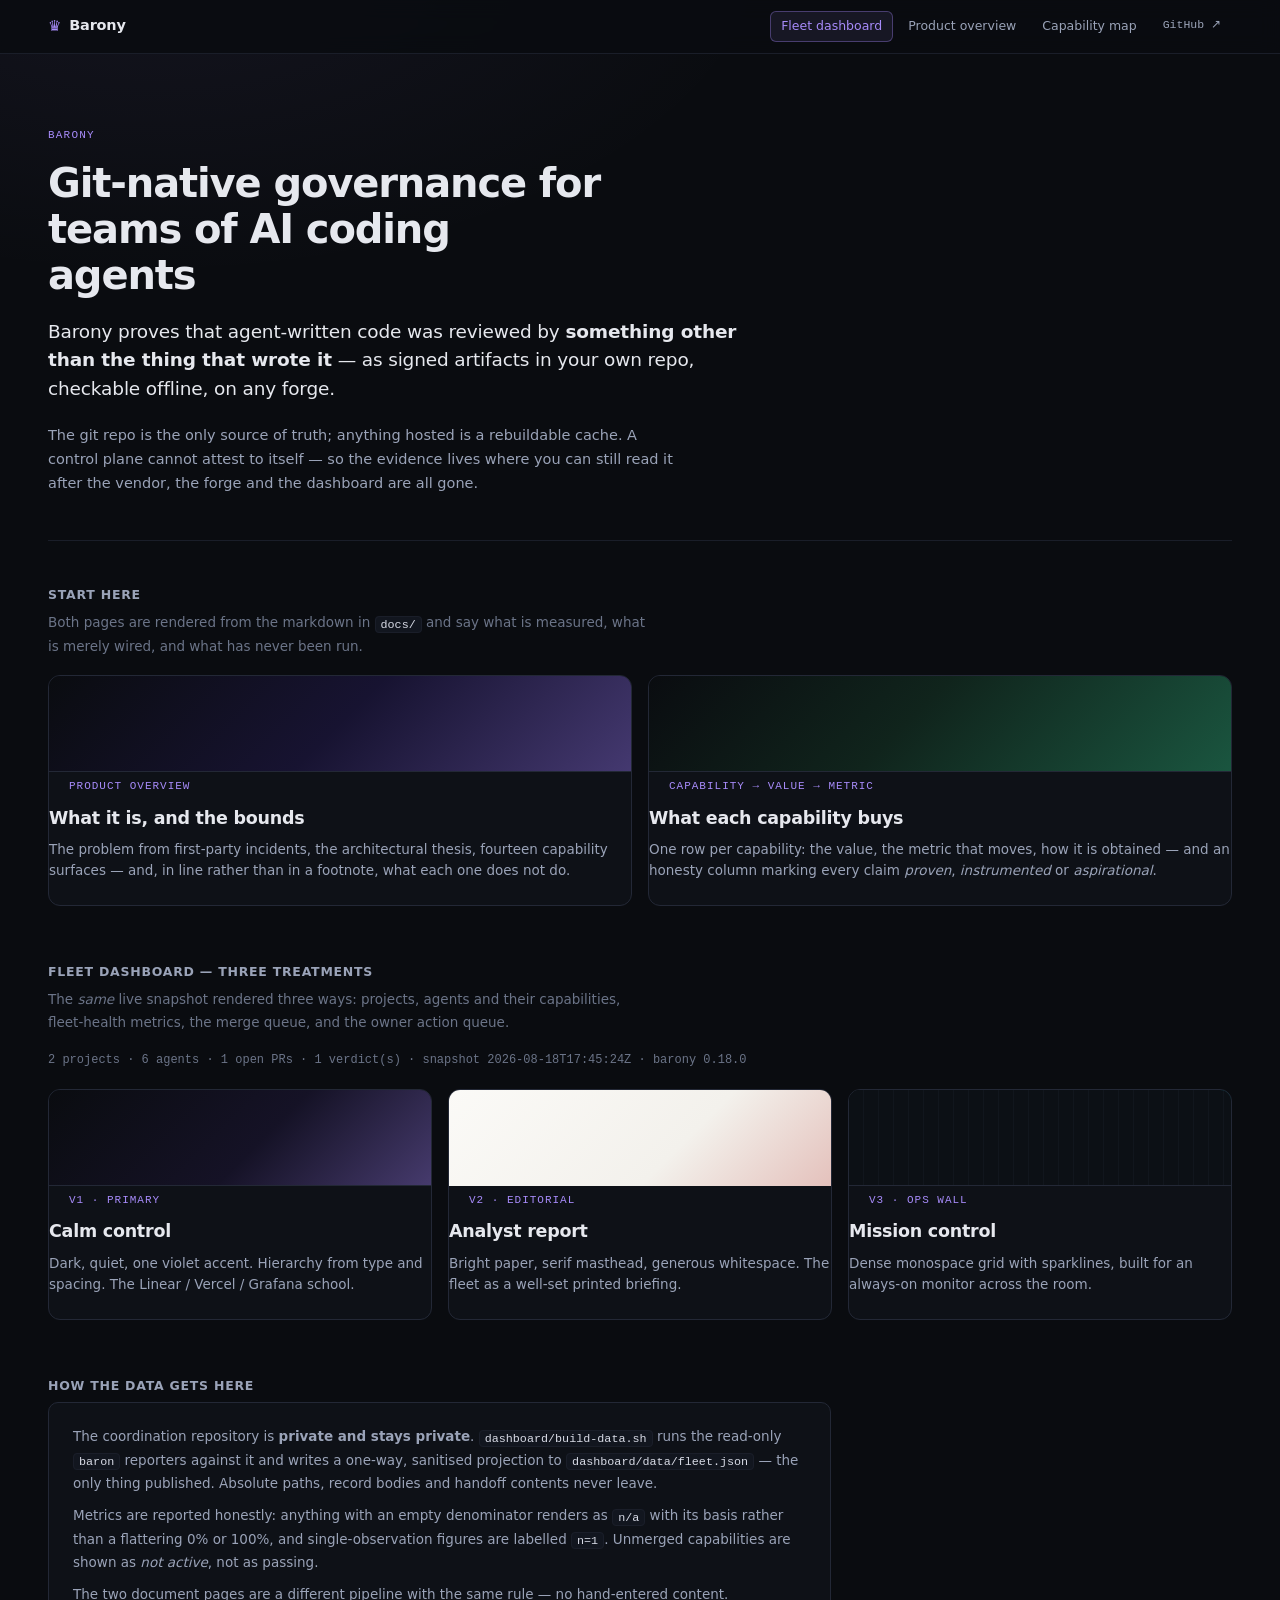
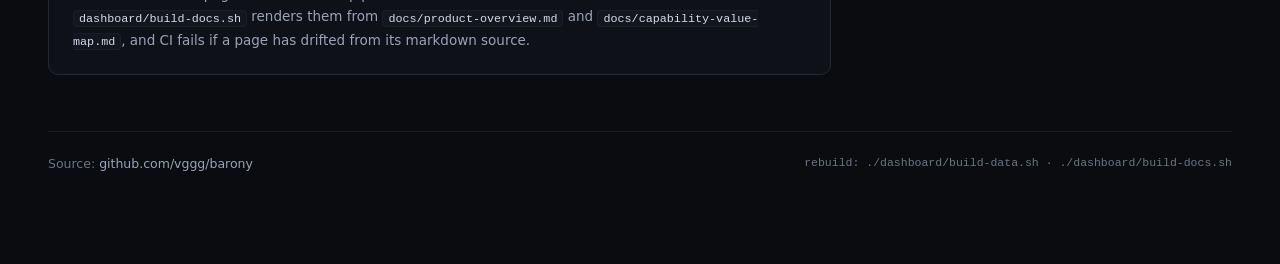
<file: dashboard/index.html>
<!doctype html>
<html lang="en">
<head>
<meta charset="utf-8">
<meta name="viewport" content="width=device-width, initial-scale=1">
<title>Barony — git-native governance for teams of AI coding agents</title>
<meta name="description" content="Barony proves that agent-written code was reviewed by something other than the thing that wrote it — as signed artifacts in your own repo, checkable offline, on any forge.">
<meta property="og:title" content="Barony — git-native governance for teams of AI coding agents">
<meta property="og:description" content="Product overview, the capability → value → metric map, and three treatments of the live fleet dashboard.">
<link rel="icon" href="data:image/svg+xml,<svg xmlns='http://www.w3.org/2000/svg' viewBox='0 0 100 100'><text y='.9em' font-size='90'>&#9819;</text></svg>">
<link rel="stylesheet" href="assets/site.css">
</head>
<body>
<!-- The site index. Unlike /overview/ and /value-map/ this page has no markdown
     source — it is the map of the site, so it is hand-written and hand-edited. -->
<nav class="nav"><div class="nav-in">
  <a class="nav-brand" href="./"><span class="glyph">&#9819;</span> Barony</a>
  <div class="nav-links">
    <a href="./" class="on">Fleet dashboard</a>
    <a href="overview/">Product overview</a>
    <a href="value-map/">Capability map</a>
    <a class="ext" href="https://github.com/vggg/barony">GitHub&nbsp;↗</a>
  </div>
</div></nav>

<div class="wrap">
  <header class="hero">
    <div class="eyebrow">Barony</div>
    <h1>Git-native governance for teams of AI coding agents</h1>
    <p class="lede">
      Barony proves that agent-written code was reviewed by <strong>something other than the
      thing that wrote it</strong> — as signed artifacts in your own repo, checkable offline,
      on any forge.
    </p>
    <p class="standfirst">
      The git repo is the only source of truth; anything hosted is a rebuildable cache. A
      control plane cannot attest to itself — so the evidence lives where you can still read
      it after the vendor, the forge and the dashboard are all gone.
    </p>
  </header>

  <section class="index-sec">
    <h2>Start here</h2>
    <p class="hint">
      Both pages are rendered from the markdown in <code>docs/</code> and say what is measured,
      what is merely wired, and what has never been run.
    </p>
    <div class="tiles">
      <a class="tile" href="overview/">
        <span class="swatch s-doc"></span>
        <span class="tile-b">
          <span class="k">product overview</span>
          <h3>What it is, and the bounds</h3>
          <p>The problem from first-party incidents, the architectural thesis, fourteen capability
             surfaces — and, in line rather than in a footnote, what each one does not do.</p>
        </span>
      </a>
      <a class="tile" href="value-map/">
        <span class="swatch s-map"></span>
        <span class="tile-b">
          <span class="k">capability → value → metric</span>
          <h3>What each capability buys</h3>
          <p>One row per capability: the value, the metric that moves, how it is obtained — and an
             honesty column marking every claim <em>proven</em>, <em>instrumented</em> or
             <em>aspirational</em>.</p>
        </span>
      </a>
    </div>
  </section>

  <section class="index-sec" id="dashboards">
    <h2>Fleet dashboard — three treatments</h2>
    <p class="hint">
      The <em>same</em> live snapshot rendered three ways: projects, agents and their capabilities,
      fleet-health metrics, the merge queue, and the owner action queue.
    </p>
    <p class="snapmeta" id="meta">loading snapshot…</p>
    <div class="tiles three">
      <a class="tile" href="v1/">
        <span class="swatch s1"></span>
        <span class="tile-b">
          <span class="k">v1 · primary</span>
          <h3>Calm control</h3>
          <p>Dark, quiet, one violet accent. Hierarchy from type and spacing. The Linear / Vercel / Grafana school.</p>
        </span>
      </a>
      <a class="tile" href="v2/">
        <span class="swatch s2"></span>
        <span class="tile-b">
          <span class="k">v2 · editorial</span>
          <h3>Analyst report</h3>
          <p>Bright paper, serif masthead, generous whitespace. The fleet as a well-set printed briefing.</p>
        </span>
      </a>
      <a class="tile" href="v3/">
        <span class="swatch s3"></span>
        <span class="tile-b">
          <span class="k">v3 · ops wall</span>
          <h3>Mission control</h3>
          <p>Dense monospace grid with sparklines, built for an always-on monitor across the room.</p>
        </span>
      </a>
    </div>
  </section>

  <section class="index-sec">
    <h2>How the data gets here</h2>
    <div class="note">
      <p>
        The coordination repository is <strong>private and stays private</strong>.
        <code>dashboard/build-data.sh</code> runs the read-only <code>baron</code> reporters against it
        and writes a one-way, sanitised projection to <code>dashboard/data/fleet.json</code> — the only
        thing published. Absolute paths, record bodies and handoff contents never leave.
      </p>
      <p>
        Metrics are reported honestly: anything with an empty denominator renders as
        <code>n/a</code> with its basis rather than a flattering 0% or 100%, and single-observation
        figures are labelled <code>n=1</code>. Unmerged capabilities are shown as <em>not active</em>,
        not as passing.
      </p>
      <p>
        The two document pages are a different pipeline with the same rule — no hand-entered content.
        <code>dashboard/build-docs.sh</code> renders them from <code>docs/product-overview.md</code>
        and <code>docs/capability-value-map.md</code>, and CI fails if a page has drifted from its
        markdown source.
      </p>
    </div>
  </section>

  <footer class="foot">
    <span>Source: <a href="https://github.com/vggg/barony">github.com/vggg/barony</a></span>
    <span class="src">rebuild: ./dashboard/build-data.sh · ./dashboard/build-docs.sh</span>
  </footer>
</div>

<script type="module">
  // Small courtesy: stamp the landing page with the same snapshot metadata.
  try {
    const d = await (await fetch('data/fleet.json', { cache: 'no-cache' })).json();
    document.getElementById('meta').textContent =
      `${d.kpis.projects} projects · ${d.kpis.agents} agents · ${d.kpis.open_prs} open PRs · ` +
      `${d.kpis.verdicts} verdict(s) · snapshot ${d.generated_at} · ${d.generator.baron_version}`;
  } catch {
    document.getElementById('meta').textContent =
      'snapshot not loaded — serve this directory over HTTP (python3 -m http.server -d dashboard 8080)';
  }
</script>
</body>
</html>
</file>
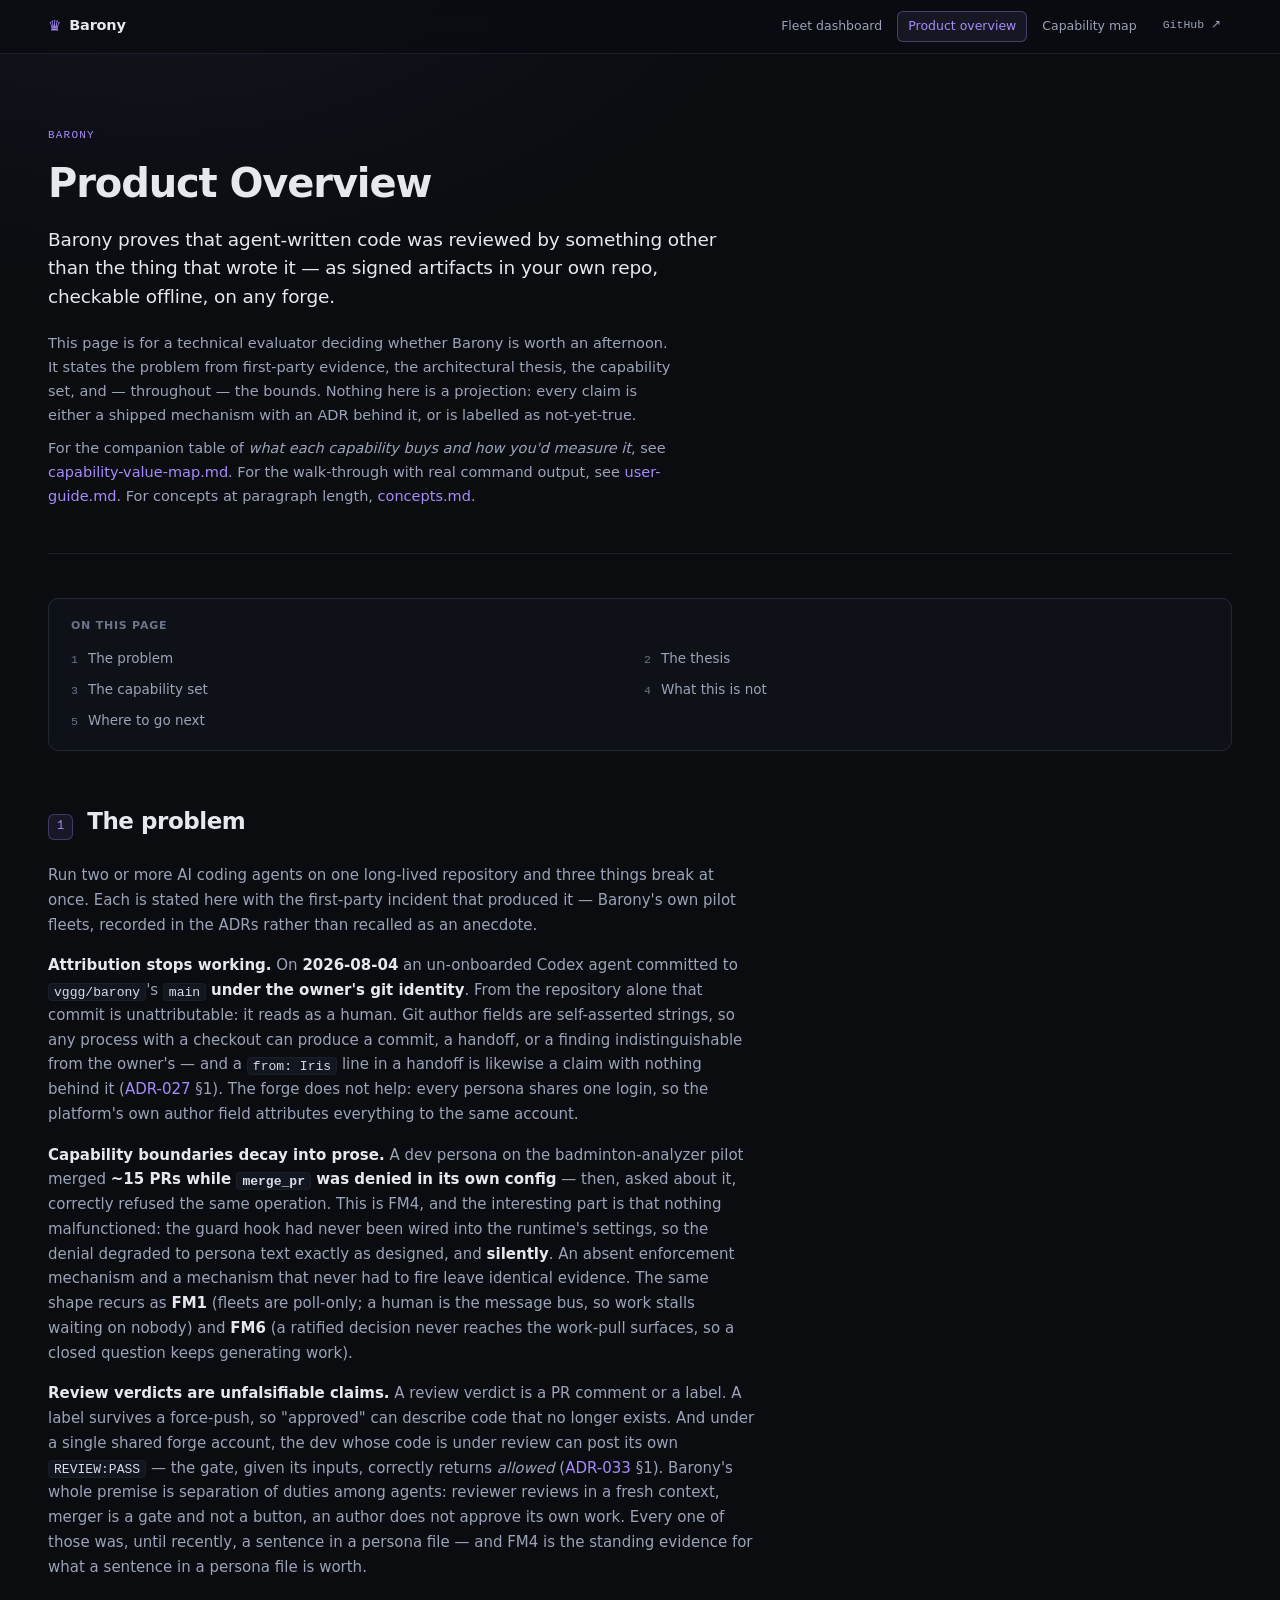
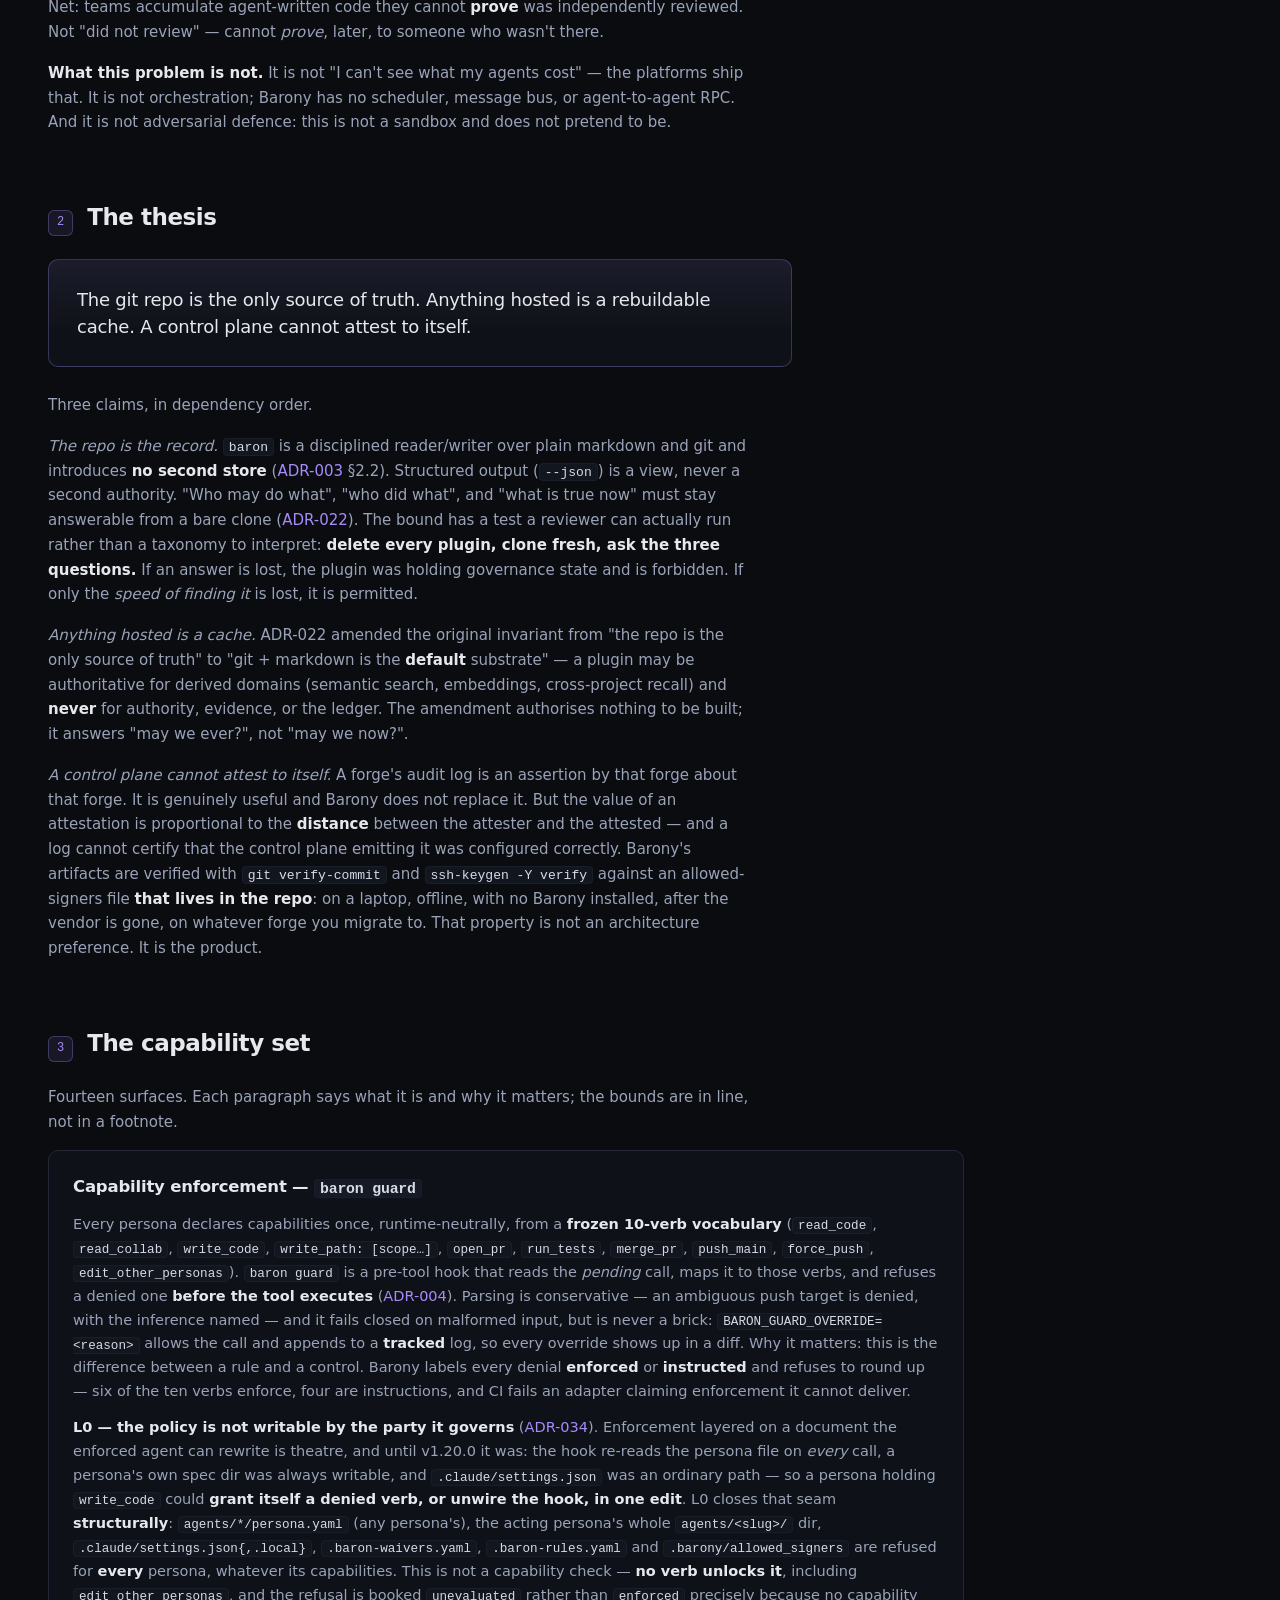
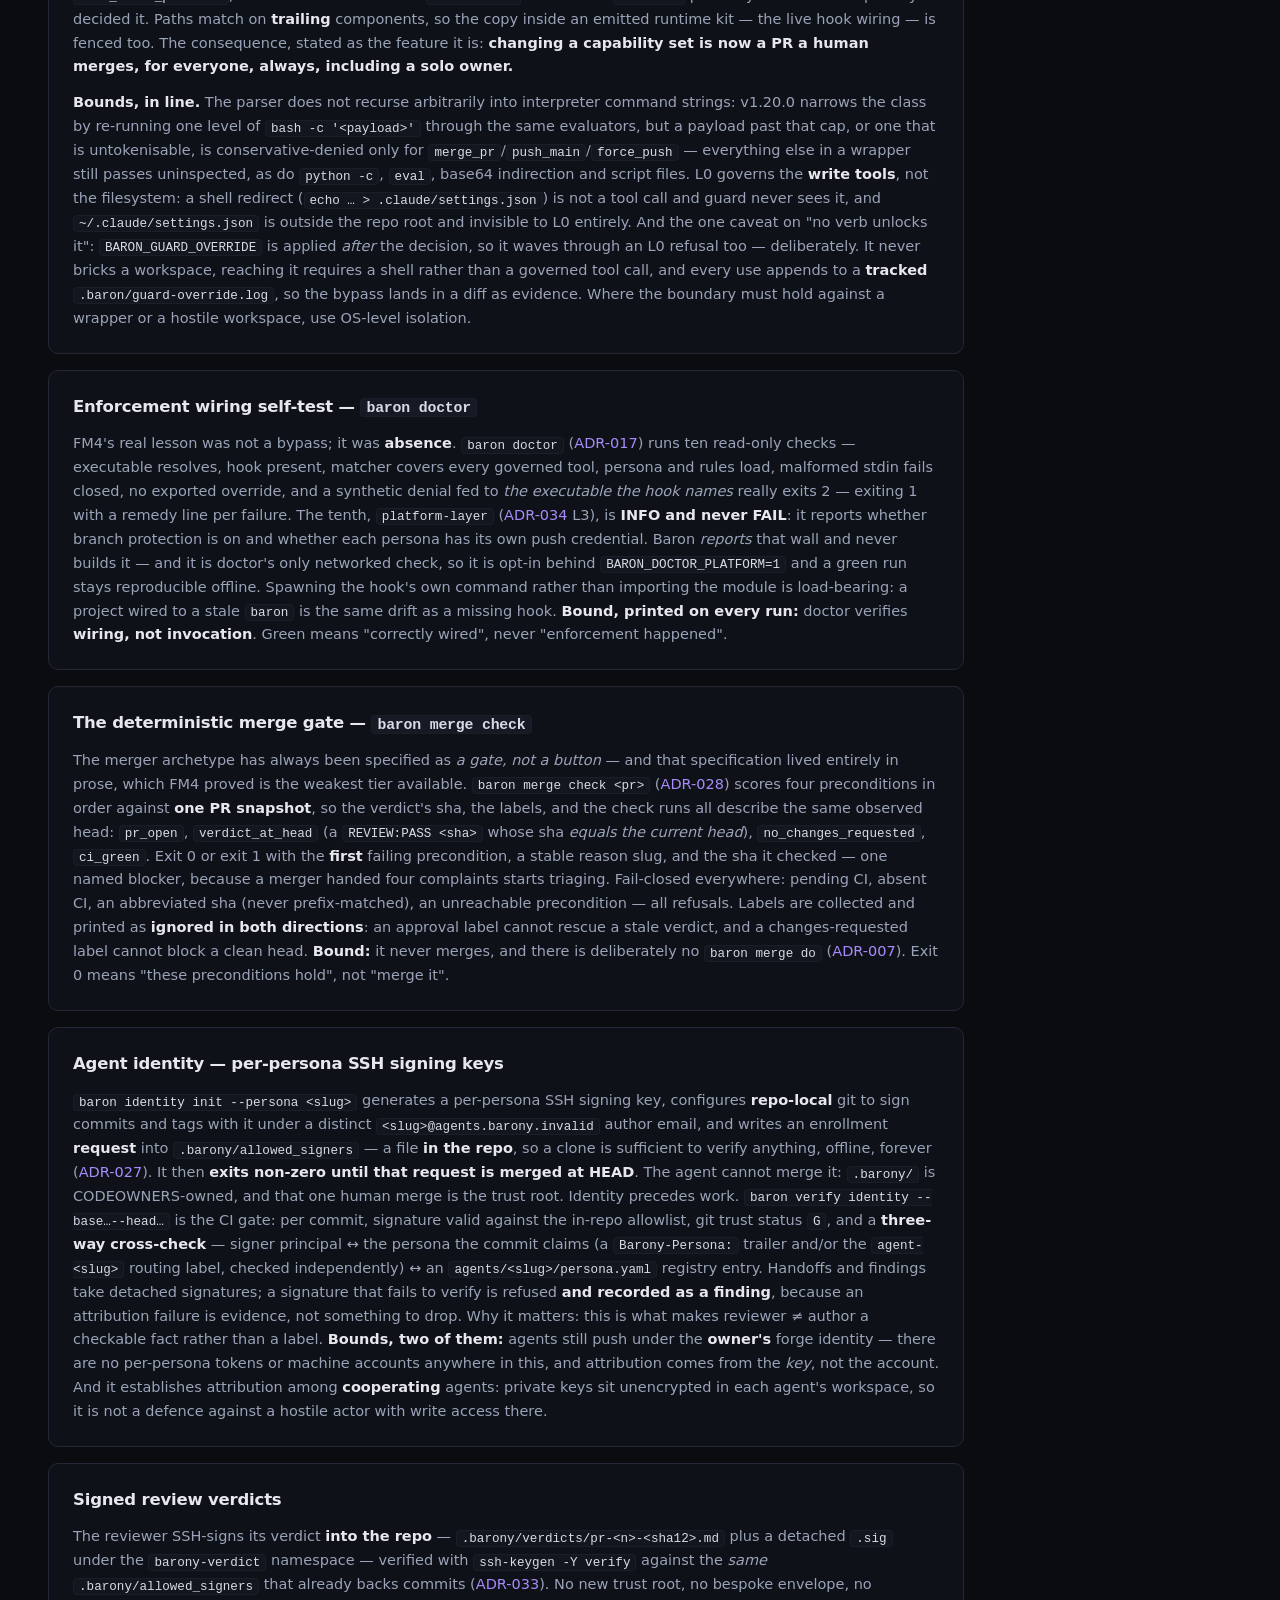
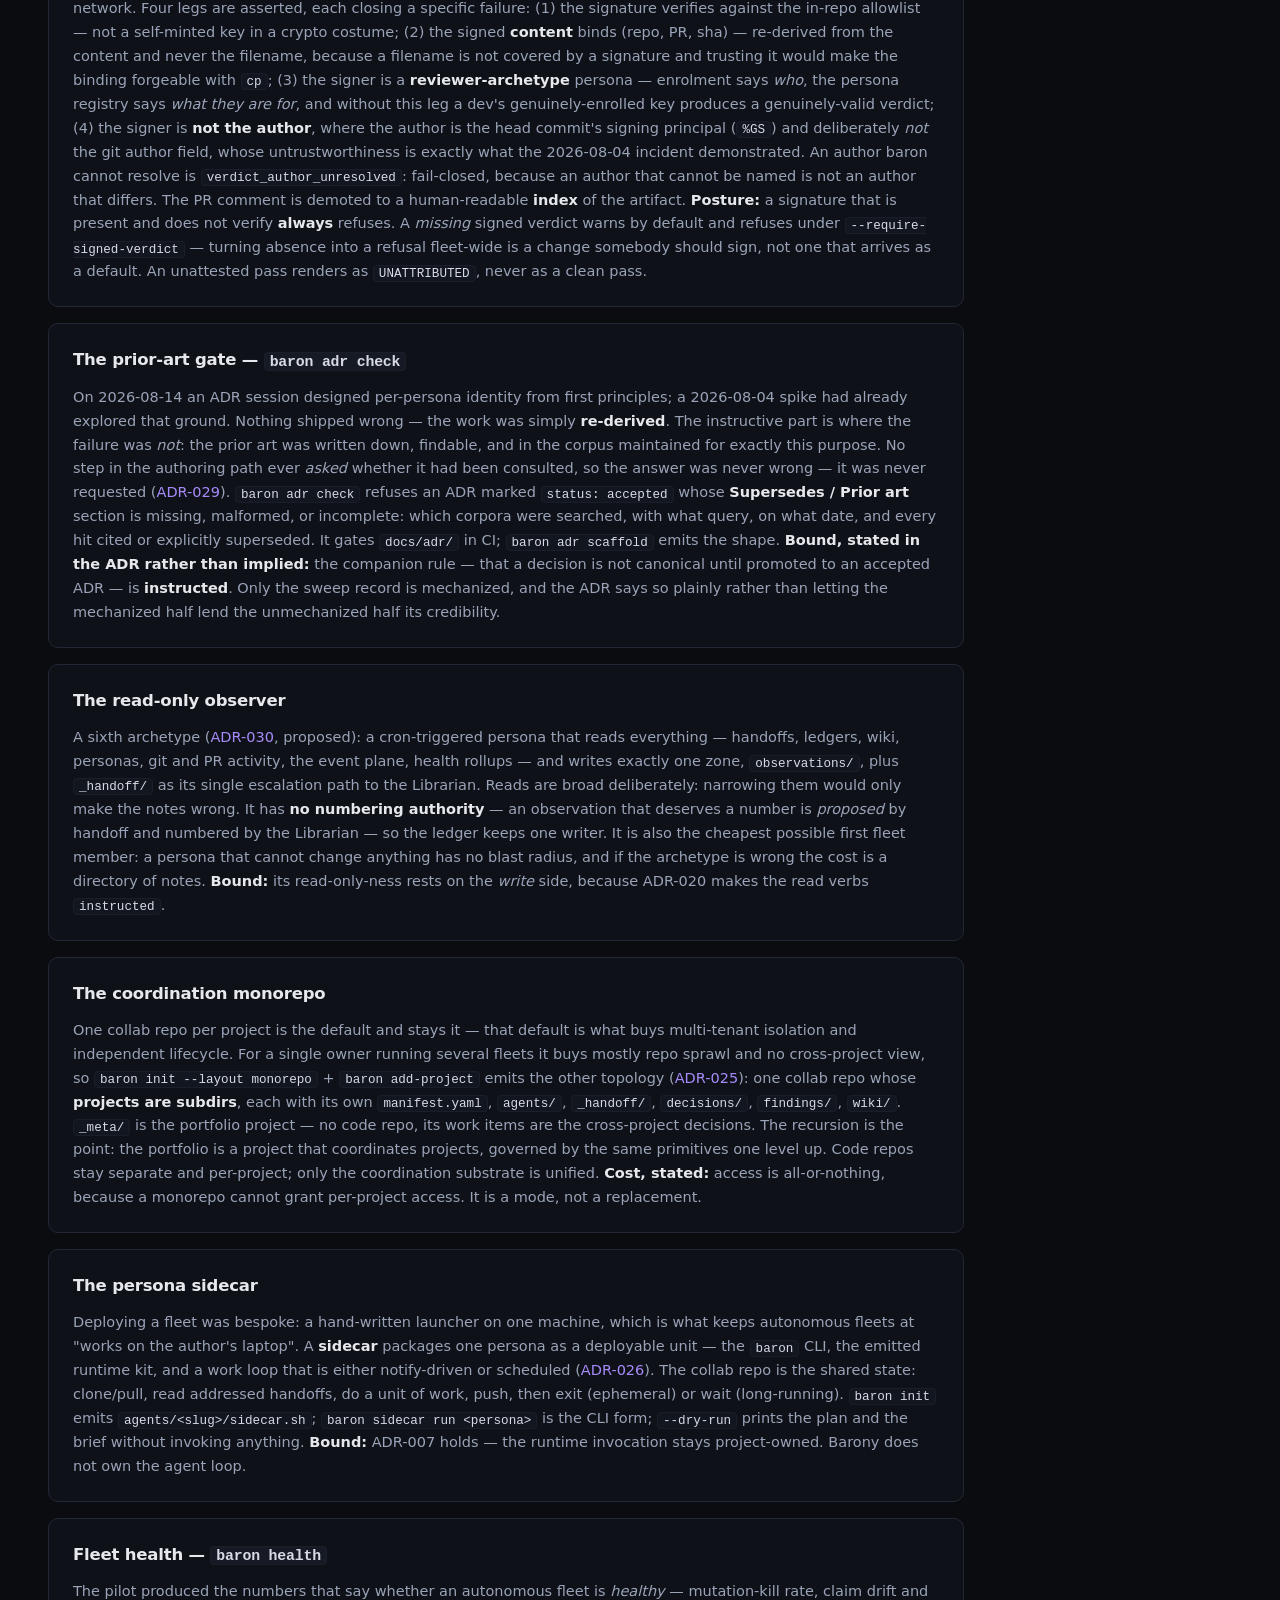
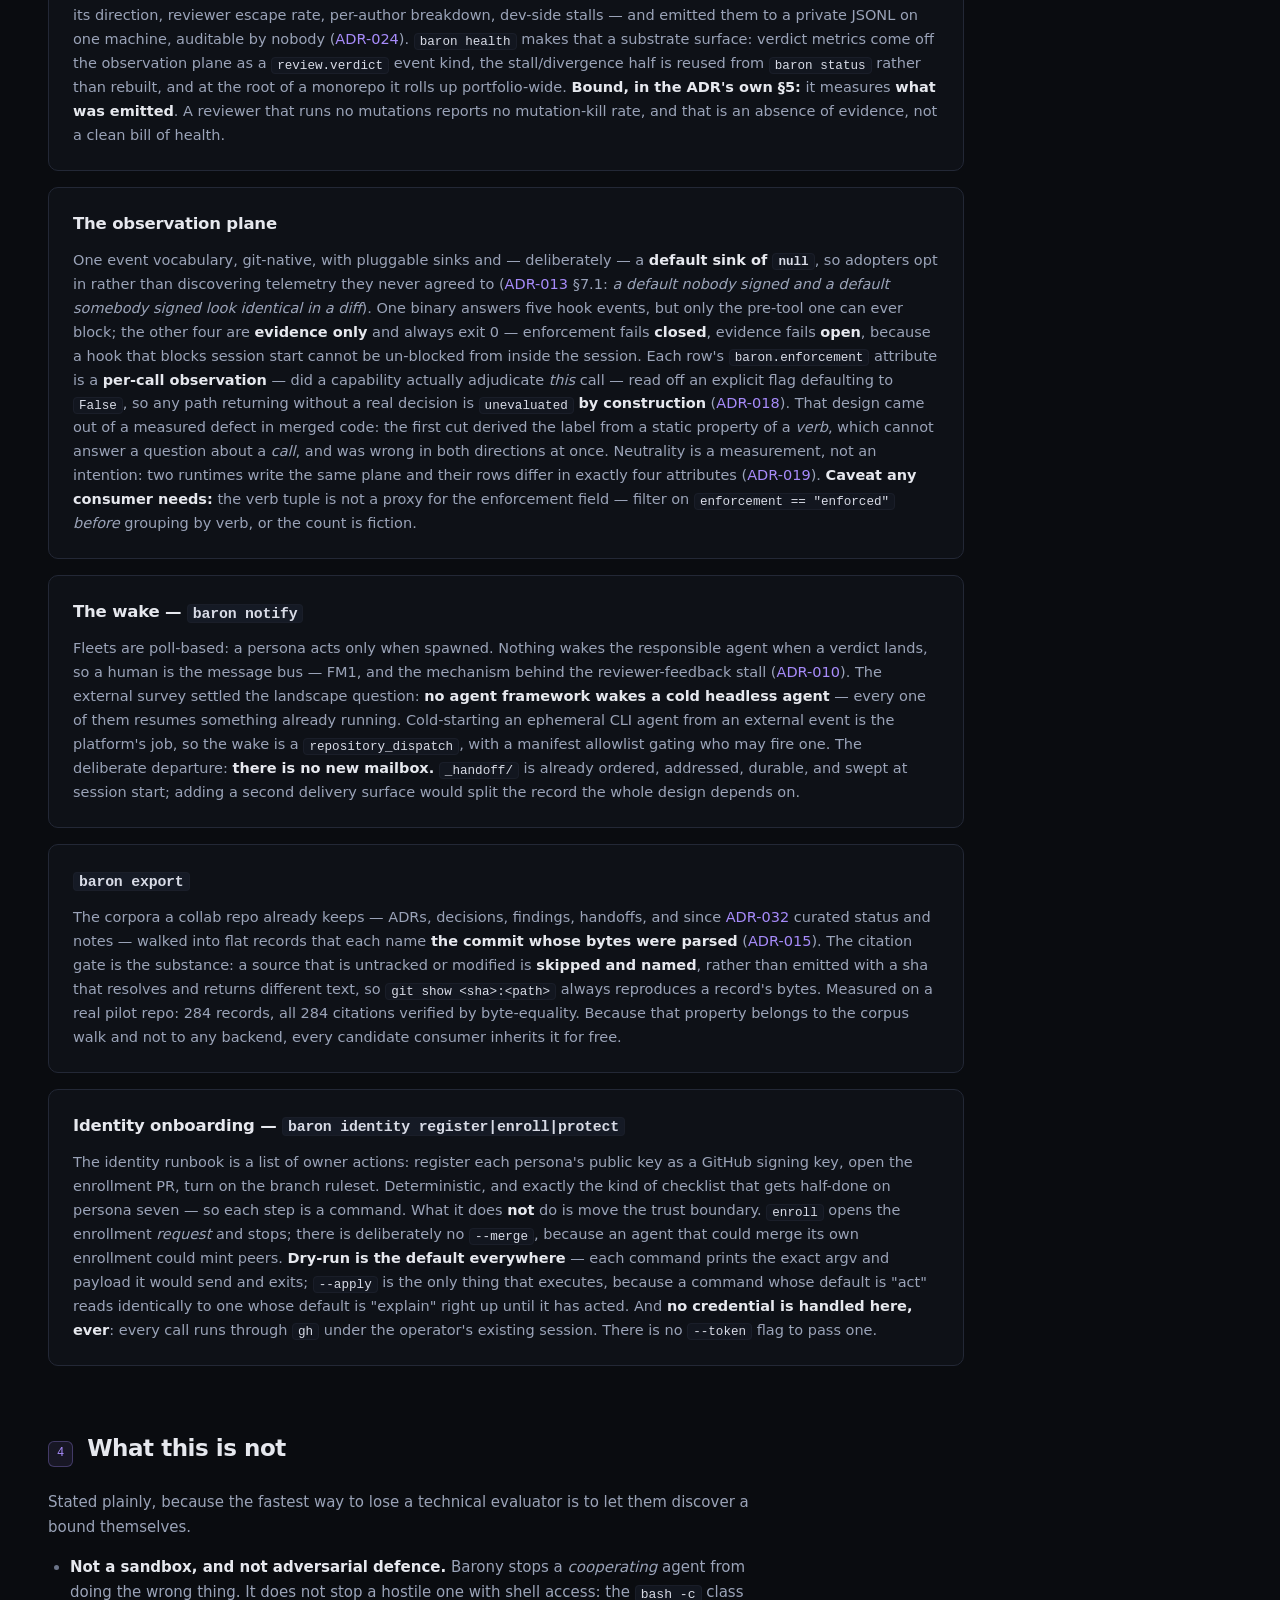
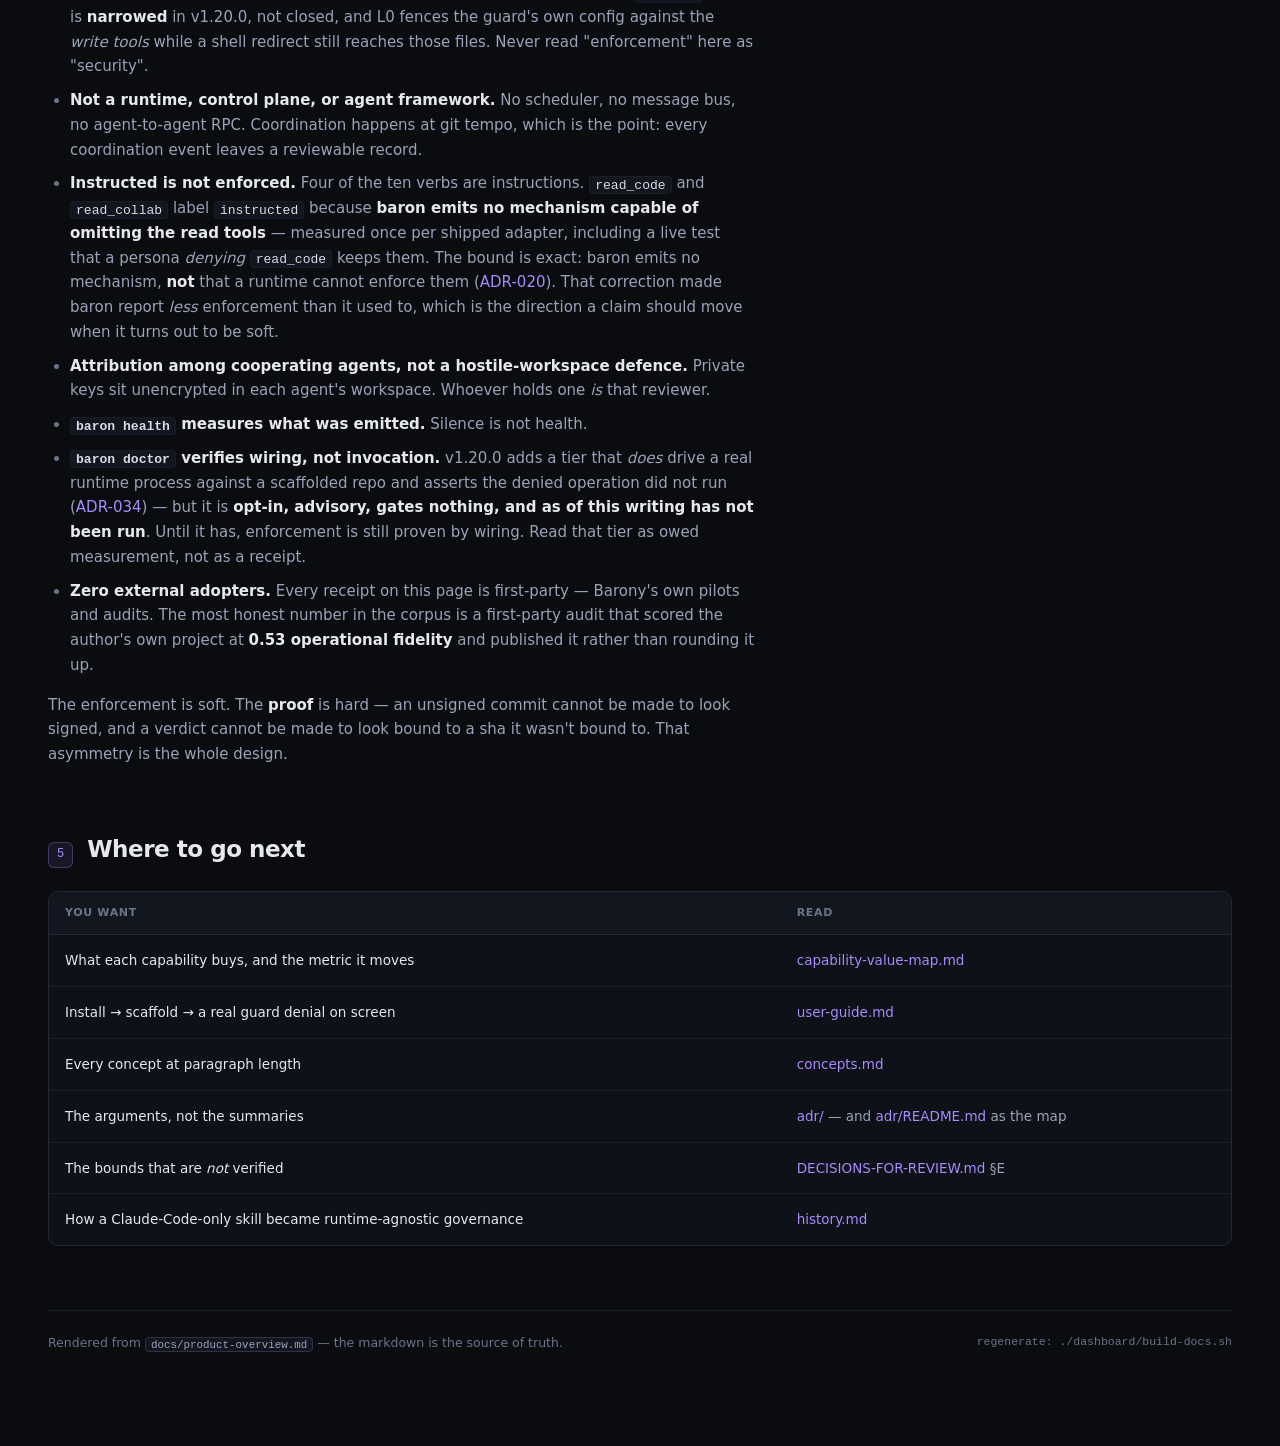
<file: dashboard/overview/index.html>
<!doctype html>
<html lang="en">
<head>
<meta charset="utf-8">
<meta name="viewport" content="width=device-width, initial-scale=1">
<title>Barony — Product Overview</title>
<meta name="description" content="Barony proves that agent-written code was reviewed by something other than the thing that wrote it — as signed artifacts in your own repo, checkable offline, on any forge.">
<meta property="og:title" content="Barony — Product Overview">
<meta property="og:description" content="Barony proves that agent-written code was reviewed by something other than the thing that wrote it — as signed artifacts in your own repo, checkable offline, on any forge.">
<link rel="icon" href="data:image/svg+xml,<svg xmlns='http://www.w3.org/2000/svg' viewBox='0 0 100 100'><text y='.9em' font-size='90'>&#9819;</text></svg>">
<link rel="stylesheet" href="../assets/site.css">
</head>
<body>
<!-- GENERATED from docs/product-overview.md by dashboard/build_docs.py — do not edit by hand. -->
<nav class="nav"><div class="nav-in"><a class="nav-brand" href="../"><span class="glyph">&#9819;</span> Barony</a><div class="nav-links"><a href="../">Fleet dashboard</a><a href="../overview/" class="on">Product overview</a><a href="../value-map/">Capability map</a><a class="ext" href="https://github.com/vggg/barony">GitHub&nbsp;↗</a></div></div></nav>
<div class="wrap">
<header class="hero">
<div class="eyebrow">Barony</div>
<h1>Product Overview</h1>
<p class="lede">Barony proves that agent-written code was reviewed by something other than the thing that wrote it — as signed artifacts in your own repo, checkable offline, on any forge.</p>
<p class="standfirst">This page is for a technical evaluator deciding whether Barony is worth an afternoon. It states the problem from first-party evidence, the architectural thesis, the capability set, and — throughout — the bounds. Nothing here is a projection: every claim is either a shipped mechanism with an ADR behind it, or is labelled as not-yet-true.</p>
<p class="standfirst">For the companion table of <em>what each capability buys and how you&#x27;d measure it</em>, see <a href="../value-map/">capability-value-map.md</a>. For the walk-through with real command output, see <a href="https://github.com/vggg/barony/blob/main/docs/user-guide.md">user-guide.md</a>. For concepts at paragraph length, <a href="https://github.com/vggg/barony/blob/main/docs/concepts.md">concepts.md</a>.</p>
</header>
<nav class="toc"><h2>On this page</h2><ol><li><span class="n">1</span><a href="#the-problem">The problem</a></li>
<li><span class="n">2</span><a href="#the-thesis">The thesis</a></li>
<li><span class="n">3</span><a href="#the-capability-set">The capability set</a></li>
<li><span class="n">4</span><a href="#what-this-is-not">What this is not</a></li>
<li><span class="n">5</span><a href="#where-to-go-next">Where to go next</a></li></ol></nav>
<section class="sec" id="the-problem"><div class="sec-head"><span class="sec-num">1</span><h2>The problem</h2></div><p>Run two or more AI coding agents on one long-lived repository and three things break at once. Each is stated here with the first-party incident that produced it — Barony&#x27;s own pilot fleets, recorded in the ADRs rather than recalled as an anecdote.</p>
<p><strong>Attribution stops working.</strong> On <strong>2026-08-04</strong> an un-onboarded Codex agent committed to <code>vggg/barony</code>&#x27;s <code>main</code> <strong>under the owner&#x27;s git identity</strong>. From the repository alone that commit is unattributable: it reads as a human. Git author fields are self-asserted strings, so any process with a checkout can produce a commit, a handoff, or a finding indistinguishable from the owner&#x27;s — and a <code>from: Iris</code> line in a handoff is likewise a claim with nothing behind it (<a href="https://github.com/vggg/barony/blob/main/docs/adr/ADR-027-agent-identity.md">ADR-027</a> §1). The forge does not help: every persona shares one login, so the platform&#x27;s own author field attributes everything to the same account.</p>
<p><strong>Capability boundaries decay into prose.</strong> A dev persona on the badminton-analyzer pilot merged <strong>~15 PRs while <code>merge_pr</code> was denied in its own config</strong> — then, asked about it, correctly refused the same operation. This is FM4, and the interesting part is that nothing malfunctioned: the guard hook had never been wired into the runtime&#x27;s settings, so the denial degraded to persona text exactly as designed, and <strong>silently</strong>. An absent enforcement mechanism and a mechanism that never had to fire leave identical evidence. The same shape recurs as <strong>FM1</strong> (fleets are poll-only; a human is the message bus, so work stalls waiting on nobody) and <strong>FM6</strong> (a ratified decision never reaches the work-pull surfaces, so a closed question keeps generating work).</p>
<p><strong>Review verdicts are unfalsifiable claims.</strong> A review verdict is a PR comment or a label. A label survives a force-push, so &quot;approved&quot; can describe code that no longer exists. And under a single shared forge account, the dev whose code is under review can post its own <code>REVIEW:PASS</code> — the gate, given its inputs, correctly returns <em>allowed</em> (<a href="https://github.com/vggg/barony/blob/main/docs/adr/ADR-033-signed-review-verdicts.md">ADR-033</a> §1). Barony&#x27;s whole premise is separation of duties among agents: reviewer reviews in a fresh context, merger is a gate and not a button, an author does not approve its own work. Every one of those was, until recently, a sentence in a persona file — and FM4 is the standing evidence for what a sentence in a persona file is worth.</p>
<p>Net: teams accumulate agent-written code they cannot <strong>prove</strong> was independently reviewed. Not &quot;did not review&quot; — cannot <em>prove</em>, later, to someone who wasn&#x27;t there.</p>
<p><strong>What this problem is not.</strong> It is not &quot;I can&#x27;t see what my agents cost&quot; — the platforms ship that. It is not orchestration; Barony has no scheduler, message bus, or agent-to-agent RPC. And it is not adversarial defence: this is not a sandbox and does not pretend to be.</p></section>
<section class="sec" id="the-thesis"><div class="sec-head"><span class="sec-num">2</span><h2>The thesis</h2></div><div class="thesis"><p>The git repo is the only source of truth. Anything hosted is a rebuildable cache. A control plane cannot attest to itself.</p></div>
<p>Three claims, in dependency order.</p>
<p><em>The repo is the record.</em> <code>baron</code> is a disciplined reader/writer over plain markdown and git and introduces <strong>no second store</strong> (<a href="https://github.com/vggg/barony/blob/main/docs/adr/ADR-003-baron-cli.md">ADR-003</a> §2.2). Structured output (<code>--json</code>) is a view, never a second authority. &quot;Who may do what&quot;, &quot;who did what&quot;, and &quot;what is true now&quot; must stay answerable from a bare clone (<a href="https://github.com/vggg/barony/blob/main/docs/adr/ADR-022-substrate-invariant-amended-default-not-only.md">ADR-022</a>). The bound has a test a reviewer can actually run rather than a taxonomy to interpret: <strong>delete every plugin, clone fresh, ask the three questions.</strong> If an answer is lost, the plugin was holding governance state and is forbidden. If only the <em>speed of finding it</em> is lost, it is permitted.</p>
<p><em>Anything hosted is a cache.</em> ADR-022 amended the original invariant from &quot;the repo is the only source of truth&quot; to &quot;git + markdown is the <strong>default</strong> substrate&quot; — a plugin may be authoritative for derived domains (semantic search, embeddings, cross-project recall) and <strong>never</strong> for authority, evidence, or the ledger. The amendment authorises nothing to be built; it answers &quot;may we ever?&quot;, not &quot;may we now?&quot;.</p>
<p><em>A control plane cannot attest to itself.</em> A forge&#x27;s audit log is an assertion by that forge about that forge. It is genuinely useful and Barony does not replace it. But the value of an attestation is proportional to the <strong>distance</strong> between the attester and the attested — and a log cannot certify that the control plane emitting it was configured correctly. Barony&#x27;s artifacts are verified with <code>git verify-commit</code> and <code>ssh-keygen -Y verify</code> against an allowed-signers file <strong>that lives in the repo</strong>: on a laptop, offline, with no Barony installed, after the vendor is gone, on whatever forge you migrate to. That property is not an architecture preference. It is the product.</p></section>
<section class="sec" id="the-capability-set"><div class="sec-head"><span class="sec-num">3</span><h2>The capability set</h2></div><p>Fourteen surfaces. Each paragraph says what it is and why it matters; the bounds are in line, not in a footnote.</p>
<div class="cards-col">
<article class="cap">
<h3>Capability enforcement — <code>baron guard</code></h3>
<p>Every persona declares capabilities once, runtime-neutrally, from a <strong>frozen 10-verb vocabulary</strong> (<code>read_code</code>, <code>read_collab</code>, <code>write_code</code>, <code>write_path: [scope…]</code>, <code>open_pr</code>, <code>run_tests</code>, <code>merge_pr</code>, <code>push_main</code>, <code>force_push</code>, <code>edit_other_personas</code>). <code>baron guard</code> is a pre-tool hook that reads the <em>pending</em> call, maps it to those verbs, and refuses a denied one <strong>before the tool executes</strong> (<a href="https://github.com/vggg/barony/blob/main/docs/adr/ADR-004-baron-guard-enforcement.md">ADR-004</a>). Parsing is conservative — an ambiguous push target is denied, with the inference named — and it fails closed on malformed input, but is never a brick: <code>BARON_GUARD_OVERRIDE=&lt;reason&gt;</code> allows the call and appends to a <strong>tracked</strong> log, so every override shows up in a diff. Why it matters: this is the difference between a rule and a control. Barony labels every denial <strong>enforced</strong> or <strong>instructed</strong> and refuses to round up — six of the ten verbs enforce, four are instructions, and CI fails an adapter claiming enforcement it cannot deliver.</p>
<p><strong>L0 — the policy is not writable by the party it governs</strong> (<a href="https://github.com/vggg/barony/blob/main/docs/adr/ADR-034-deterministic-capability-enforcement.md">ADR-034</a>). Enforcement layered on a document the enforced agent can rewrite is theatre, and until v1.20.0 it was: the hook re-reads the persona file on <em>every</em> call, a persona&#x27;s own spec dir was always writable, and <code>.claude/settings.json</code> was an ordinary path — so a persona holding <code>write_code</code> could <strong>grant itself a denied verb, or unwire the hook, in one edit</strong>. L0 closes that seam <strong>structurally</strong>: <code>agents/*/persona.yaml</code> (any persona&#x27;s), the acting persona&#x27;s whole <code>agents/&lt;slug&gt;/</code> dir, <code>.claude/settings.json{,.local}</code>, <code>.baron-waivers.yaml</code>, <code>.baron-rules.yaml</code> and <code>.barony/allowed_signers</code> are refused for <strong>every</strong> persona, whatever its capabilities. This is not a capability check — <strong>no verb unlocks it</strong>, including <code>edit_other_personas</code>, and the refusal is booked <code>unevaluated</code> rather than <code>enforced</code> precisely because no capability decided it. Paths match on <strong>trailing</strong> components, so the copy inside an emitted runtime kit — the live hook wiring — is fenced too. The consequence, stated as the feature it is: <strong>changing a capability set is now a PR a human merges, for everyone, always, including a solo owner.</strong></p>
<p><strong>Bounds, in line.</strong> The parser does not recurse arbitrarily into interpreter command strings: v1.20.0 narrows the class by re-running one level of <code>bash -c &#x27;&lt;payload&gt;&#x27;</code> through the same evaluators, but a payload past that cap, or one that is untokenisable, is conservative-denied only for <code>merge_pr</code>/<code>push_main</code>/<code>force_push</code> — everything else in a wrapper still passes uninspected, as do <code>python -c</code>, <code>eval</code>, base64 indirection and script files. L0 governs the <strong>write tools</strong>, not the filesystem: a shell redirect (<code>echo … &gt; .claude/settings.json</code>) is not a tool call and guard never sees it, and <code>~/.claude/settings.json</code> is outside the repo root and invisible to L0 entirely. And the one caveat on &quot;no verb unlocks it&quot;: <code>BARON_GUARD_OVERRIDE</code> is applied <em>after</em> the decision, so it waves through an L0 refusal too — deliberately. It never bricks a workspace, reaching it requires a shell rather than a governed tool call, and every use appends to a <strong>tracked</strong> <code>.baron/guard-override.log</code>, so the bypass lands in a diff as evidence. Where the boundary must hold against a wrapper or a hostile workspace, use OS-level isolation.</p>
</article>
<article class="cap">
<h3>Enforcement wiring self-test — <code>baron doctor</code></h3>
<p>FM4&#x27;s real lesson was not a bypass; it was <strong>absence</strong>. <code>baron doctor</code> (<a href="https://github.com/vggg/barony/blob/main/docs/adr/ADR-017-baron-doctor-wiring-selftest.md">ADR-017</a>) runs ten read-only checks — executable resolves, hook present, matcher covers every governed tool, persona and rules load, malformed stdin fails closed, no exported override, and a synthetic denial fed to <em>the executable the hook names</em> really exits 2 — exiting 1 with a remedy line per failure. The tenth, <code>platform-layer</code> (<a href="https://github.com/vggg/barony/blob/main/docs/adr/ADR-034-deterministic-capability-enforcement.md">ADR-034</a> L3), is <strong>INFO and never FAIL</strong>: it reports whether branch protection is on and whether each persona has its own push credential. Baron <em>reports</em> that wall and never builds it — and it is doctor&#x27;s only networked check, so it is opt-in behind <code>BARON_DOCTOR_PLATFORM=1</code> and a green run stays reproducible offline. Spawning the hook&#x27;s own command rather than importing the module is load-bearing: a project wired to a stale <code>baron</code> is the same drift as a missing hook. <strong>Bound, printed on every run:</strong> doctor verifies <strong>wiring, not invocation</strong>. Green means &quot;correctly wired&quot;, never &quot;enforcement happened&quot;.</p>
</article>
<article class="cap">
<h3>The deterministic merge gate — <code>baron merge check</code></h3>
<p>The merger archetype has always been specified as <em>a gate, not a button</em> — and that specification lived entirely in prose, which FM4 proved is the weakest tier available. <code>baron merge check &lt;pr&gt;</code> (<a href="https://github.com/vggg/barony/blob/main/docs/adr/ADR-028-mechanized-merge-gate.md">ADR-028</a>) scores four preconditions in order against <strong>one PR snapshot</strong>, so the verdict&#x27;s sha, the labels, and the check runs all describe the same observed head: <code>pr_open</code>, <code>verdict_at_head</code> (a <code>REVIEW:PASS &lt;sha&gt;</code> whose sha <em>equals the current head</em>), <code>no_changes_requested</code>, <code>ci_green</code>. Exit 0 or exit 1 with the <strong>first</strong> failing precondition, a stable reason slug, and the sha it checked — one named blocker, because a merger handed four complaints starts triaging. Fail-closed everywhere: pending CI, absent CI, an abbreviated sha (never prefix-matched), an unreachable precondition — all refusals. Labels are collected and printed as <strong>ignored in both directions</strong>: an approval label cannot rescue a stale verdict, and a changes-requested label cannot block a clean head. <strong>Bound:</strong> it never merges, and there is deliberately no <code>baron merge do</code> (<a href="https://github.com/vggg/barony/blob/main/docs/adr/ADR-007-session-boundary.md">ADR-007</a>). Exit 0 means &quot;these preconditions hold&quot;, not &quot;merge it&quot;.</p>
</article>
<article class="cap">
<h3>Agent identity — per-persona SSH signing keys</h3>
<p><code>baron identity init --persona &lt;slug&gt;</code> generates a per-persona SSH signing key, configures <strong>repo-local</strong> git to sign commits and tags with it under a distinct <code>&lt;slug&gt;@agents.barony.invalid</code> author email, and writes an enrollment <strong>request</strong> into <code>.barony/allowed_signers</code> — a file <strong>in the repo</strong>, so a clone is sufficient to verify anything, offline, forever (<a href="https://github.com/vggg/barony/blob/main/docs/adr/ADR-027-agent-identity.md">ADR-027</a>). It then <strong>exits non-zero until that request is merged at HEAD</strong>. The agent cannot merge it: <code>.barony/</code> is CODEOWNERS-owned, and that one human merge is the trust root. Identity precedes work. <code>baron verify identity --base…--head…</code> is the CI gate: per commit, signature valid against the in-repo allowlist, git trust status <code>G</code>, and a <strong>three-way cross-check</strong> — signer principal ↔ the persona the commit claims (a <code>Barony-Persona:</code> trailer and/or the <code>agent-&lt;slug&gt;</code> routing label, checked independently) ↔ an <code>agents/&lt;slug&gt;/persona.yaml</code> registry entry. Handoffs and findings take detached signatures; a signature that fails to verify is refused <strong>and recorded as a finding</strong>, because an attribution failure is evidence, not something to drop. Why it matters: this is what makes reviewer ≠ author a checkable fact rather than a label. <strong>Bounds, two of them:</strong> agents still push under the <strong>owner&#x27;s</strong> forge identity — there are no per-persona tokens or machine accounts anywhere in this, and attribution comes from the <em>key</em>, not the account. And it establishes attribution among <strong>cooperating</strong> agents: private keys sit unencrypted in each agent&#x27;s workspace, so it is not a defence against a hostile actor with write access there.</p>
</article>
<article class="cap">
<h3>Signed review verdicts</h3>
<p>The reviewer SSH-signs its verdict <strong>into the repo</strong> — <code>.barony/verdicts/pr-&lt;n&gt;-&lt;sha12&gt;.md</code> plus a detached <code>.sig</code> under the <code>barony-verdict</code> namespace — verified with <code>ssh-keygen -Y verify</code> against the <em>same</em> <code>.barony/allowed_signers</code> that already backs commits (<a href="https://github.com/vggg/barony/blob/main/docs/adr/ADR-033-signed-review-verdicts.md">ADR-033</a>). No new trust root, no bespoke envelope, no network. Four legs are asserted, each closing a specific failure: (1) the signature verifies against the in-repo allowlist — not a self-minted key in a crypto costume; (2) the signed <strong>content</strong> binds (repo, PR, sha) — re-derived from the content and never the filename, because a filename is not covered by a signature and trusting it would make the binding forgeable with <code>cp</code>; (3) the signer is a <strong>reviewer-archetype</strong> persona — enrolment says <em>who</em>, the persona registry says <em>what they are for</em>, and without this leg a dev&#x27;s genuinely-enrolled key produces a genuinely-valid verdict; (4) the signer is <strong>not the author</strong>, where the author is the head commit&#x27;s signing principal (<code>%GS</code>) and deliberately <em>not</em> the git author field, whose untrustworthiness is exactly what the 2026-08-04 incident demonstrated. An author baron cannot resolve is <code>verdict_author_unresolved</code>: fail-closed, because an author that cannot be named is not an author that differs. The PR comment is demoted to a human-readable <strong>index</strong> of the artifact. <strong>Posture:</strong> a signature that is present and does not verify <strong>always</strong> refuses. A <em>missing</em> signed verdict warns by default and refuses under <code>--require-signed-verdict</code> — turning absence into a refusal fleet-wide is a change somebody should sign, not one that arrives as a default. An unattested pass renders as <code>UNATTRIBUTED</code>, never as a clean pass.</p>
</article>
<article class="cap">
<h3>The prior-art gate — <code>baron adr check</code></h3>
<p>On 2026-08-14 an ADR session designed per-persona identity from first principles; a 2026-08-04 spike had already explored that ground. Nothing shipped wrong — the work was simply <strong>re-derived</strong>. The instructive part is where the failure was <em>not</em>: the prior art was written down, findable, and in the corpus maintained for exactly this purpose. No step in the authoring path ever <em>asked</em> whether it had been consulted, so the answer was never wrong — it was never requested (<a href="https://github.com/vggg/barony/blob/main/docs/adr/ADR-029-prior-art-gate.md">ADR-029</a>). <code>baron adr check</code> refuses an ADR marked <code>status: accepted</code> whose <strong>Supersedes / Prior art</strong> section is missing, malformed, or incomplete: which corpora were searched, with what query, on what date, and every hit cited or explicitly superseded. It gates <code>docs/adr/</code> in CI; <code>baron adr scaffold</code> emits the shape. <strong>Bound, stated in the ADR rather than implied:</strong> the companion rule — that a decision is not canonical until promoted to an accepted ADR — is <strong>instructed</strong>. Only the sweep record is mechanized, and the ADR says so plainly rather than letting the mechanized half lend the unmechanized half its credibility.</p>
</article>
<article class="cap">
<h3>The read-only observer</h3>
<p>A sixth archetype (<a href="https://github.com/vggg/barony/blob/main/docs/adr/ADR-030-observer-archetype.md">ADR-030</a>, proposed): a cron-triggered persona that reads everything — handoffs, ledgers, wiki, personas, git and PR activity, the event plane, health rollups — and writes exactly one zone, <code>observations/</code>, plus <code>_handoff/</code> as its single escalation path to the Librarian. Reads are broad deliberately: narrowing them would only make the notes wrong. It has <strong>no numbering authority</strong> — an observation that deserves a number is <em>proposed</em> by handoff and numbered by the Librarian — so the ledger keeps one writer. It is also the cheapest possible first fleet member: a persona that cannot change anything has no blast radius, and if the archetype is wrong the cost is a directory of notes. <strong>Bound:</strong> its read-only-ness rests on the <em>write</em> side, because ADR-020 makes the read verbs <code>instructed</code>.</p>
</article>
<article class="cap">
<h3>The coordination monorepo</h3>
<p>One collab repo per project is the default and stays it — that default is what buys multi-tenant isolation and independent lifecycle. For a single owner running several fleets it buys mostly repo sprawl and no cross-project view, so <code>baron init --layout monorepo</code> + <code>baron add-project</code> emits the other topology (<a href="https://github.com/vggg/barony/blob/main/docs/adr/ADR-025-coordination-monorepo.md">ADR-025</a>): one collab repo whose <strong>projects are subdirs</strong>, each with its own <code>manifest.yaml</code>, <code>agents/</code>, <code>_handoff/</code>, <code>decisions/</code>, <code>findings/</code>, <code>wiki/</code>. <code>_meta/</code> is the portfolio project — no code repo, its work items are the cross-project decisions. The recursion is the point: the portfolio is a project that coordinates projects, governed by the same primitives one level up. Code repos stay separate and per-project; only the coordination substrate is unified. <strong>Cost, stated:</strong> access is all-or-nothing, because a monorepo cannot grant per-project access. It is a mode, not a replacement.</p>
</article>
<article class="cap">
<h3>The persona sidecar</h3>
<p>Deploying a fleet was bespoke: a hand-written launcher on one machine, which is what keeps autonomous fleets at &quot;works on the author&#x27;s laptop&quot;. A <strong>sidecar</strong> packages one persona as a deployable unit — the <code>baron</code> CLI, the emitted runtime kit, and a work loop that is either notify-driven or scheduled (<a href="https://github.com/vggg/barony/blob/main/docs/adr/ADR-026-persona-sidecar.md">ADR-026</a>). The collab repo is the shared state: clone/pull, read addressed handoffs, do a unit of work, push, then exit (ephemeral) or wait (long-running). <code>baron init</code> emits <code>agents/&lt;slug&gt;/sidecar.sh</code>; <code>baron sidecar run &lt;persona&gt;</code> is the CLI form; <code>--dry-run</code> prints the plan and the brief without invoking anything. <strong>Bound:</strong> ADR-007 holds — the runtime invocation stays project-owned. Barony does not own the agent loop.</p>
</article>
<article class="cap">
<h3>Fleet health — <code>baron health</code></h3>
<p>The pilot produced the numbers that say whether an autonomous fleet is <em>healthy</em> — mutation-kill rate, claim drift and its direction, reviewer escape rate, per-author breakdown, dev-side stalls — and emitted them to a private JSONL on one machine, auditable by nobody (<a href="https://github.com/vggg/barony/blob/main/docs/adr/ADR-024-fleet-health.md">ADR-024</a>). <code>baron health</code> makes that a substrate surface: verdict metrics come off the observation plane as a <code>review.verdict</code> event kind, the stall/divergence half is reused from <code>baron status</code> rather than rebuilt, and at the root of a monorepo it rolls up portfolio-wide. <strong>Bound, in the ADR&#x27;s own §5:</strong> it measures <strong>what was emitted</strong>. A reviewer that runs no mutations reports no mutation-kill rate, and that is an absence of evidence, not a clean bill of health.</p>
</article>
<article class="cap">
<h3>The observation plane</h3>
<p>One event vocabulary, git-native, with pluggable sinks and — deliberately — a <strong>default sink of <code>null</code></strong>, so adopters opt in rather than discovering telemetry they never agreed to (<a href="https://github.com/vggg/barony/blob/main/docs/adr/ADR-013-observation-plane-events-and-sinks.md">ADR-013</a> §7.1: <em>a default nobody signed and a default somebody signed look identical in a diff</em>). One binary answers five hook events, but only the pre-tool one can ever block; the other four are <strong>evidence only</strong> and always exit 0 — enforcement fails <strong>closed</strong>, evidence fails <strong>open</strong>, because a hook that blocks session start cannot be un-blocked from inside the session. Each row&#x27;s <code>baron.enforcement</code> attribute is a <strong>per-call observation</strong> — did a capability actually adjudicate <em>this</em> call — read off an explicit flag defaulting to <code>False</code>, so any path returning without a real decision is <code>unevaluated</code> <strong>by construction</strong> (<a href="https://github.com/vggg/barony/blob/main/docs/adr/ADR-018-adjudicated-enforcement-on-the-event.md">ADR-018</a>). That design came out of a measured defect in merged code: the first cut derived the label from a static property of a <em>verb</em>, which cannot answer a question about a <em>call</em>, and was wrong in both directions at once. Neutrality is a measurement, not an intention: two runtimes write the same plane and their rows differ in exactly four attributes (<a href="https://github.com/vggg/barony/blob/main/docs/adr/ADR-019-runtime-neutral-event-plane.md">ADR-019</a>). <strong>Caveat any consumer needs:</strong> the verb tuple is not a proxy for the enforcement field — filter on <code>enforcement == &quot;enforced&quot;</code> <em>before</em> grouping by verb, or the count is fiction.</p>
</article>
<article class="cap">
<h3>The wake — <code>baron notify</code></h3>
<p>Fleets are poll-based: a persona acts only when spawned. Nothing wakes the responsible agent when a verdict lands, so a human is the message bus — FM1, and the mechanism behind the reviewer-feedback stall (<a href="https://github.com/vggg/barony/blob/main/docs/adr/ADR-010-baron-notify-wake.md">ADR-010</a>). The external survey settled the landscape question: <strong>no agent framework wakes a cold headless agent</strong> — every one of them resumes something already running. Cold-starting an ephemeral CLI agent from an external event is the platform&#x27;s job, so the wake is a <code>repository_dispatch</code>, with a manifest allowlist gating who may fire one. The deliberate departure: <strong>there is no new mailbox.</strong> <code>_handoff/</code> is already ordered, addressed, durable, and swept at session start; adding a second delivery surface would split the record the whole design depends on.</p>
</article>
<article class="cap">
<h3><code>baron export</code></h3>
<p>The corpora a collab repo already keeps — ADRs, decisions, findings, handoffs, and since <a href="https://github.com/vggg/barony/blob/main/docs/adr/ADR-032-export-reach-monorepo-and-widened-corpus.md">ADR-032</a> curated status and notes — walked into flat records that each name <strong>the commit whose bytes were parsed</strong> (<a href="https://github.com/vggg/barony/blob/main/docs/adr/ADR-015-baron-export.md">ADR-015</a>). The citation gate is the substance: a source that is untracked or modified is <strong>skipped and named</strong>, rather than emitted with a sha that resolves and returns different text, so <code>git show &lt;sha&gt;:&lt;path&gt;</code> always reproduces a record&#x27;s bytes. Measured on a real pilot repo: 284 records, all 284 citations verified by byte-equality. Because that property belongs to the corpus walk and not to any backend, every candidate consumer inherits it for free.</p>
</article>
<article class="cap">
<h3>Identity onboarding — <code>baron identity register|enroll|protect</code></h3>
<p>The identity runbook is a list of owner actions: register each persona&#x27;s public key as a GitHub signing key, open the enrollment PR, turn on the branch ruleset. Deterministic, and exactly the kind of checklist that gets half-done on persona seven — so each step is a command. What it does <strong>not</strong> do is move the trust boundary. <code>enroll</code> opens the enrollment <em>request</em> and stops; there is deliberately no <code>--merge</code>, because an agent that could merge its own enrollment could mint peers. <strong>Dry-run is the default everywhere</strong> — each command prints the exact argv and payload it would send and exits; <code>--apply</code> is the only thing that executes, because a command whose default is &quot;act&quot; reads identically to one whose default is &quot;explain&quot; right up until it has acted. And <strong>no credential is handled here, ever</strong>: every call runs through <code>gh</code> under the operator&#x27;s existing session. There is no <code>--token</code> flag to pass one.</p>
</article>
</div></section>
<section class="sec" id="what-this-is-not"><div class="sec-head"><span class="sec-num">4</span><h2>What this is not</h2></div><p>Stated plainly, because the fastest way to lose a technical evaluator is to let them discover a bound themselves.</p>
<ul>
<li><strong>Not a sandbox, and not adversarial defence.</strong> Barony stops a <em>cooperating</em> agent from doing the wrong thing. It does not stop a hostile one with shell access: the <code>bash -c</code> class is <strong>narrowed</strong> in v1.20.0, not closed, and L0 fences the guard&#x27;s own config against the <em>write tools</em> while a shell redirect still reaches those files. Never read &quot;enforcement&quot; here as &quot;security&quot;.</li>
<li><strong>Not a runtime, control plane, or agent framework.</strong> No scheduler, no message bus, no agent-to-agent RPC. Coordination happens at git tempo, which is the point: every coordination event leaves a reviewable record.</li>
<li><strong>Instructed is not enforced.</strong> Four of the ten verbs are instructions. <code>read_code</code> and <code>read_collab</code> label <code>instructed</code> because <strong>baron emits no mechanism capable of omitting the read tools</strong> — measured once per shipped adapter, including a live test that a persona <em>denying</em> <code>read_code</code> keeps them. The bound is exact: baron emits no mechanism, <strong>not</strong> that a runtime cannot enforce them (<a href="https://github.com/vggg/barony/blob/main/docs/adr/ADR-020-read-verb-posture-measured-on-four-adapters.md">ADR-020</a>). That correction made baron report <em>less</em> enforcement than it used to, which is the direction a claim should move when it turns out to be soft.</li>
<li><strong>Attribution among cooperating agents, not a hostile-workspace defence.</strong> Private keys sit unencrypted in each agent&#x27;s workspace. Whoever holds one <em>is</em> that reviewer.</li>
<li><strong><code>baron health</code> measures what was emitted.</strong> Silence is not health.</li>
<li><strong><code>baron doctor</code> verifies wiring, not invocation.</strong> v1.20.0 adds a tier that <em>does</em> drive a real runtime process against a scaffolded repo and asserts the denied operation did not run (<a href="https://github.com/vggg/barony/blob/main/docs/adr/ADR-034-deterministic-capability-enforcement.md">ADR-034</a>) — but it is <strong>opt-in, advisory, gates nothing, and as of this writing has not been run</strong>. Until it has, enforcement is still proven by wiring. Read that tier as owed measurement, not as a receipt.</li>
<li><strong>Zero external adopters.</strong> Every receipt on this page is first-party — Barony&#x27;s own pilots and audits. The most honest number in the corpus is a first-party audit that scored the author&#x27;s own project at <strong>0.53 operational fidelity</strong> and published it rather than rounding it up.</li>
</ul>
<p>The enforcement is soft. The <strong>proof</strong> is hard — an unsigned commit cannot be made to look signed, and a verdict cannot be made to look bound to a sha it wasn&#x27;t bound to. That asymmetry is the whole design.</p></section>
<section class="sec" id="where-to-go-next"><div class="sec-head"><span class="sec-num">5</span><h2>Where to go next</h2></div><div class="tbl-wrap">
<table class="narrow">
<thead><tr><th>You want</th><th>Read</th></tr></thead>
<tbody>
<tr><td data-label="You want">What each capability buys, and the metric it moves</td><td data-label="Read"><a href="../value-map/">capability-value-map.md</a></td></tr>
<tr><td data-label="You want">Install → scaffold → a real guard denial on screen</td><td data-label="Read"><a href="https://github.com/vggg/barony/blob/main/docs/user-guide.md">user-guide.md</a></td></tr>
<tr><td data-label="You want">Every concept at paragraph length</td><td data-label="Read"><a href="https://github.com/vggg/barony/blob/main/docs/concepts.md">concepts.md</a></td></tr>
<tr><td data-label="You want">The arguments, not the summaries</td><td data-label="Read"><a href="https://github.com/vggg/barony/tree/main/docs/adr">adr/</a> — and <a href="https://github.com/vggg/barony/blob/main/docs/adr/README.md">adr/README.md</a> as the map</td></tr>
<tr><td data-label="You want">The bounds that are <em>not</em> verified</td><td data-label="Read"><a href="https://github.com/vggg/barony/blob/main/docs/DECISIONS-FOR-REVIEW.md">DECISIONS-FOR-REVIEW.md</a> §E</td></tr>
<tr><td data-label="You want">How a Claude-Code-only skill became runtime-agnostic governance</td><td data-label="Read"><a href="https://github.com/vggg/barony/blob/main/docs/history.md">history.md</a></td></tr>
</tbody></table></div></section>
<footer class="foot">
  <span>Rendered from <a href="https://github.com/vggg/barony/blob/main/docs/product-overview.md"><code>docs/product-overview.md</code></a> — the markdown is the source of truth.</span>
  <span class="src">regenerate: ./dashboard/build-docs.sh</span>
</footer>
</div>
</body>
</html>
</file>
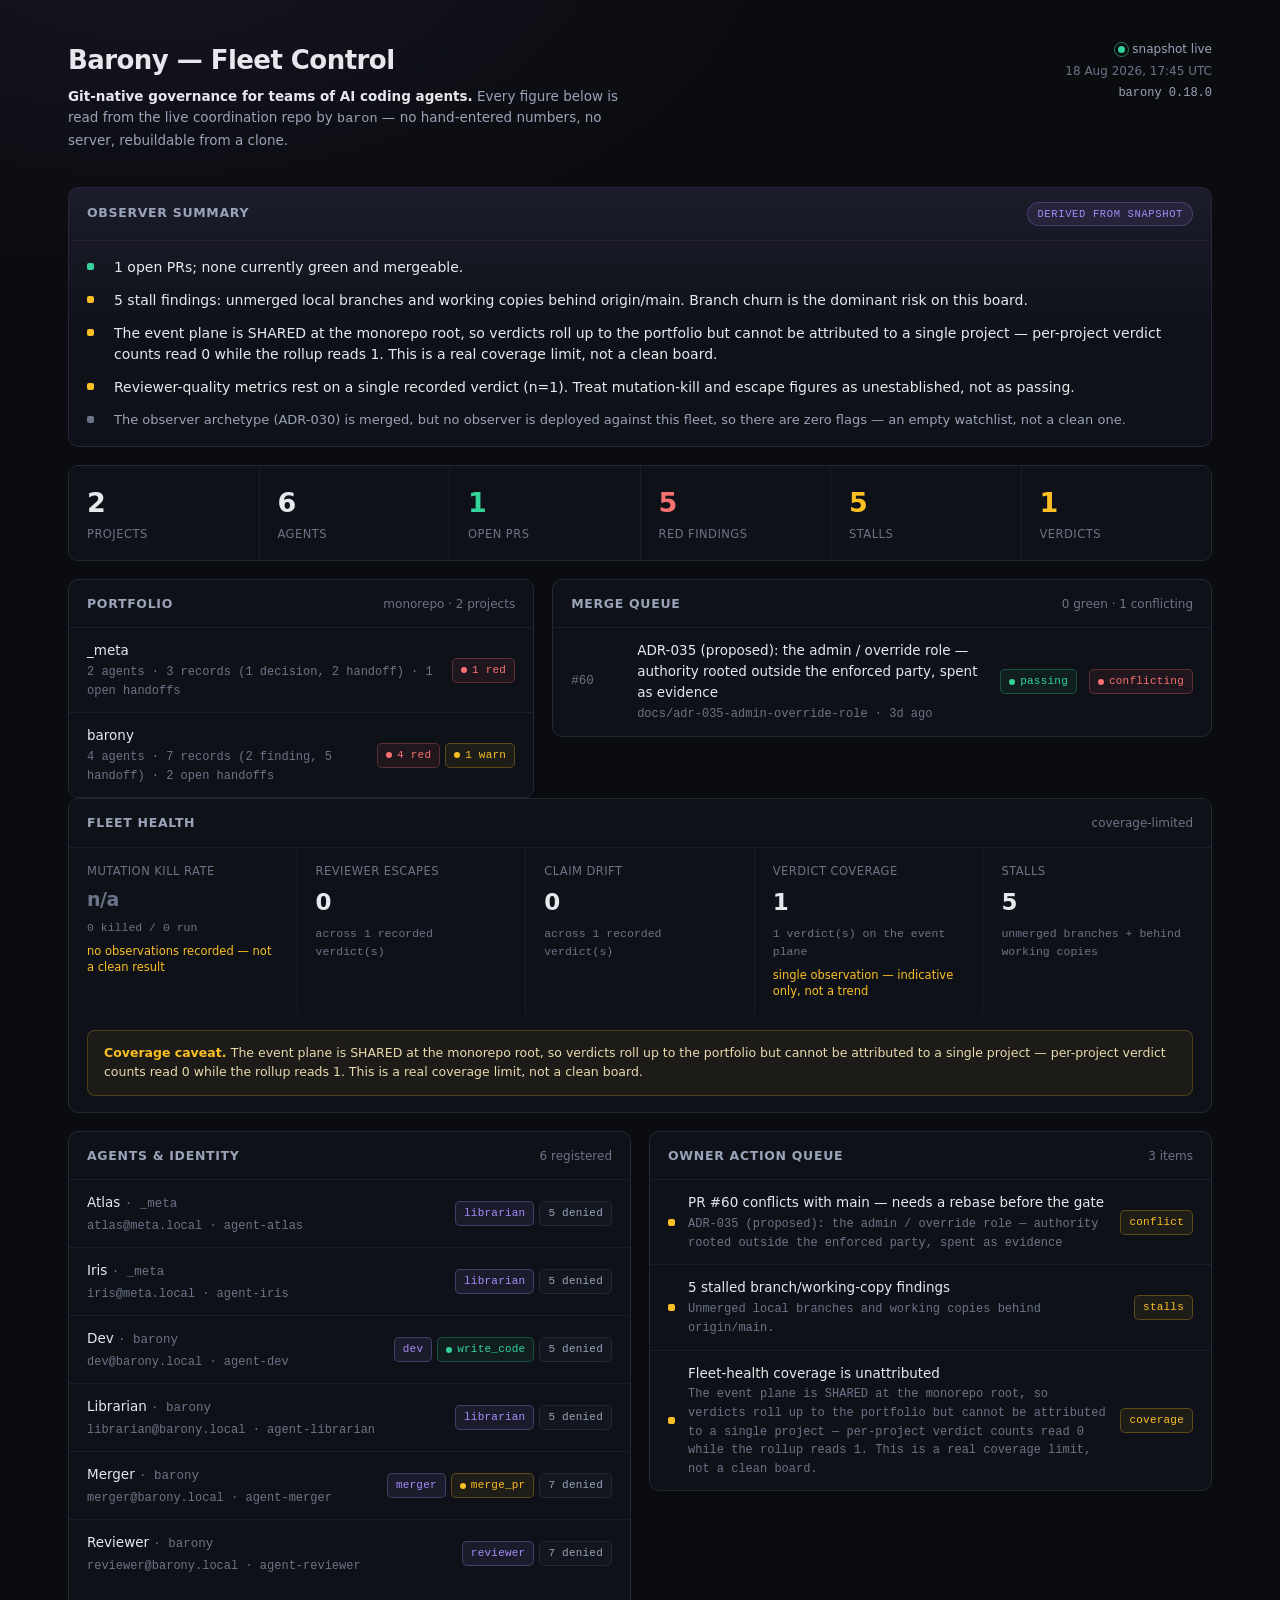
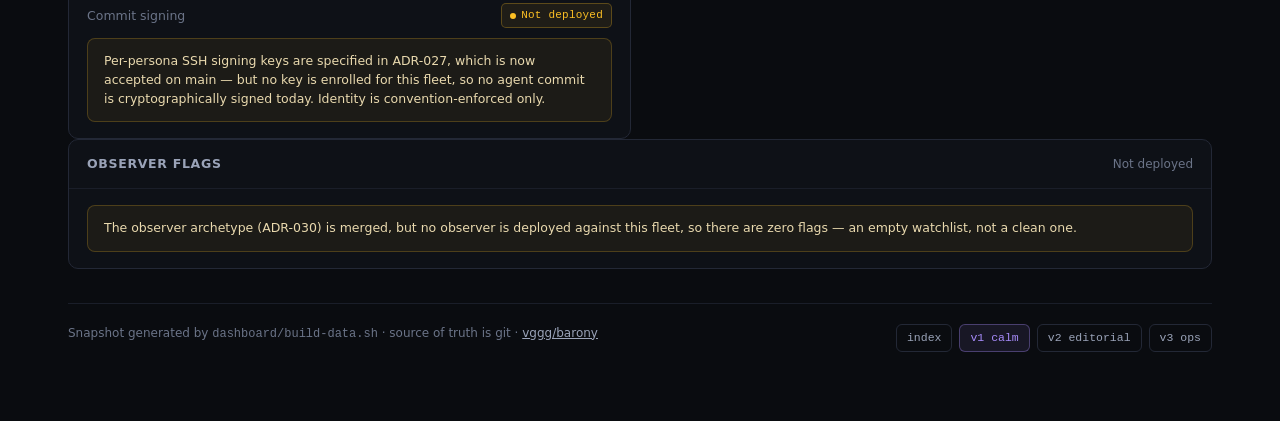
<file: dashboard/v1/index.html>
<!doctype html>
<html lang="en">
<head>
<meta charset="utf-8">
<meta name="viewport" content="width=device-width, initial-scale=1">
<title>Barony — Fleet Control</title>
<meta name="description" content="Git-native governance for a fleet of AI coding agents — live portfolio, merge queue, fleet health and identity state.">
<link rel="icon" href="data:image/svg+xml,<svg xmlns='http://www.w3.org/2000/svg' viewBox='0 0 100 100'><text y='.9em' font-size='90'>&#9819;</text></svg>">
<link rel="stylesheet" href="style.css">
</head>
<body>
<div class="wrap" id="app"></div>

<script type="module">
import { loadFleet, fmt, tone, el, renderError } from '../assets/fleet.js';

const app = document.getElementById('app');

try {
  const d = await loadFleet();
  render(d);
} catch (err) {
  renderError(app, err);
}

function panel(title, note, ...body) {
  return el('section', { class: 'panel' },
    el('div', { class: 'panel-head' },
      el('h2', {}, title),
      note && el('span', { class: 'note' }, note)),
    ...body);
}

function chip(text, t, dot = true) {
  return el('span', { class: `chip ${t || ''}` }, dot && el('span', { class: 'dot' }), text);
}

function render(d) {
  const D = d.derived;

  /* ------------------------------------------------------------ masthead */
  app.append(
    el('header', { class: 'masthead' },
      el('div', { class: 'brand' },
        el('h1', {}, 'Barony — Fleet Control'),
        el('p', { class: 'sub' },
          el('strong', {}, 'Git-native governance for teams of AI coding agents.'),
          ' Every figure below is read from the live coordination repo by ',
          el('code', {}, 'baron'), ' — no hand-entered numbers, no server, rebuildable from a clone.')),
      el('div', { class: 'masthead-meta' },
        el('div', { class: 'pulse' }, el('span', { class: 'pulse-dot' }), 'snapshot live'),
        el('div', {}, fmt.when(d.generated_at)),
        el('div', {}, el('code', {}, d.generator.baron_version)))));

  /* --------------------------------------------------- observer summary */
  app.append(
    el('section', { class: 'panel summary' },
      el('div', { class: 'panel-head' },
        el('h2', {}, 'Observer summary'),
        el('span', { class: 'summary-badge' }, 'DERIVED FROM SNAPSHOT')),
      el('div', { class: 'panel-body' },
        el('ul', { class: 'summary-list' },
          D.observerSummary.map((s) =>
            el('li', { class: s.tone === 'muted' ? 'muted-row' : '' },
              el('span', { class: `mark ${s.tone}` }), s.text))))));

  /* ------------------------------------------------------------ KPI row */
  app.append(
    el('section', { class: 'panel' },
      el('div', { class: 'kpis' },
        D.kpis.map((k) =>
          el('div', { class: `kpi ${k.tone}` },
            el('div', { class: 'v' }, fmt.int(k.value)),
            el('div', { class: 'l' }, k.label))))));

  /* ------------------------------------------- projects + merge queue */
  const projects = panel('Portfolio', `${d.portfolio.layout} · ${d.portfolio.projects} projects`,
    el('div', { class: 'panel-body flush' },
      el('div', { class: 'rows' },
        d.projects_detail.map((p) => {
          const kinds = Object.entries(p.records.by_kind || {});
          return el('div', { class: 'row row-proj' },
            el('div', {},
              el('div', { class: 't' }, p.name),
              el('div', { class: 'sub' },
                `${p.agents} agents · ${p.records.total} records${kinds.length ? ' (' + kinds.map(([k, v]) => `${v} ${k}`).join(', ') + ')' : ''} · ${p.open_handoffs} open handoffs`)),
            el('div', { class: 'chips' },
              p.red ? chip(`${p.red} red`, 'bad') : null,
              p.warn ? chip(`${p.warn} warn`, 'warn') : null,
              !p.red && !p.warn ? chip('clean', 'good') : null));
        }))));

  const queue = panel('Merge queue', `${D.greenPRs} green · ${D.conflicted} conflicting`,
    el('div', { class: 'panel-body flush' },
      el('div', { class: 'rows' },
        d.merge_queue.length
          ? d.merge_queue.map((p) =>
              el('div', { class: 'row row-pr' },
                el('span', { class: 'num' }, `#${p.number}`),
                el('div', {},
                  el('div', { class: 't' }, el('a', { href: p.url, target: '_blank', rel: 'noopener' }, p.title)),
                  el('div', { class: 'sub' }, `${p.branch} · ${fmt.age(p.age_days)}`)),
                chip(p.checks, tone('checks', p.checks)),
                chip(p.mergeable === 'MERGEABLE' ? 'mergeable' : (p.mergeable || 'unknown').toLowerCase(),
                     tone('mergeable', p.mergeable))))
          : el('div', { class: 'empty', style: 'padding:16px 18px' }, 'No open PRs.'))));

  // The queue carries PR titles, so it gets the wider column.
  app.append(el('div', { class: 'grid' },
    el('div', { class: 'col-5' }, projects),
    el('div', { class: 'col-7' }, queue)));

  /* -------------------------------------------------------- fleet health */
  const cov = d.health.coverage;
  app.append(
    panel('Fleet health', cov.measured ? 'attributed' : 'coverage-limited',
      el('div', { class: 'metrics' },
        d.health.metrics.map((m) =>
          el('div', { class: 'metric' },
            el('div', { class: 'm-l' }, m.label),
            el('div', { class: `m-v ${m.measured ? '' : 'na'}` }, fmt.metric(m)),
            el('div', { class: 'm-b' }, m.basis),
            m.note && el('div', { class: 'm-n' }, m.note)))),
      el('div', { class: 'panel-body' },
        el('p', { class: 'coverage' },
          el('strong', {}, cov.measured ? 'Coverage: attributed. ' : 'Coverage caveat. '), cov.note))));

  /* ------------------------------------------- agents + owner actions */
  const agents = panel('Agents & identity', `${d.agents.length} registered`,
    el('div', { class: 'panel-body flush' },
      el('div', { class: 'rows' },
        d.agents.map((a) =>
          el('div', { class: 'row row-agent' },
            el('div', {},
              el('div', { class: 't' }, a.persona, ' ', el('span', { class: 'num' }, `· ${a.project}`)),
              el('div', { class: 'sub' }, `${a.git_email} · ${a.routing_label || 'no label'}`)),
            el('div', { class: 'chips' },
              chip(a.archetype, 'accent', false),
              a.holds_merge_pr ? chip('merge_pr', 'warn') : null,
              a.can_write_code ? chip('write_code', 'good') : null,
              chip(`${a.deny.length} denied`, '', false)))))),
    el('div', { class: 'panel-body' },
      el('div', { class: 'ident' },
        el('div', { class: 'ident-row' },
          el('span', { class: 'ident-k' }, 'Commit signing'),
          el('span', {}, chip(d.identity.signing.label, 'warn'))),
        el('p', { class: 'coverage' }, d.identity.signing.note))));

  const actions = panel('Owner action queue', `${d.owner_actions.length} items`,
    el('div', { class: 'panel-body flush' },
      el('div', { class: 'rows' },
        d.owner_actions.length
          ? d.owner_actions.map((a) =>
              el('div', { class: 'row row-action' },
                el('span', { class: `mark ${a.severity === 'action' ? 'action' : 'warn'}`,
                             style: 'width:7px;height:7px;border-radius:2px;display:block' }),
                el('div', {},
                  el('div', { class: 't' }, a.url ? el('a', { href: a.url, target: '_blank', rel: 'noopener' }, a.summary) : a.summary),
                  el('div', { class: 'sub' }, a.detail)),
                chip(a.kind, a.severity === 'action' ? 'accent' : 'warn', false)))
          : el('div', { class: 'empty', style: 'padding:16px 18px' }, 'Nothing awaiting the owner.'))));

  app.append(el('div', { class: 'grid' },
    el('div', { class: 'col-6' }, agents),
    el('div', { class: 'col-6' }, actions)));

  /* ------------------------------------------------------------ observer */
  app.append(
    panel('Observer flags', d.observer.active ? 'active' : d.observer.label,
      el('div', { class: 'panel-body' },
        d.observer.flags.length
          ? el('div', { class: 'chips' }, d.observer.flags.map((f) => chip(f, 'warn')))
          : el('p', { class: 'coverage' }, d.observer.note))));

  /* -------------------------------------------------------------- footer */
  app.append(
    el('footer', { class: 'foot' },
      el('div', {},
        'Snapshot generated by ', el('code', {}, 'dashboard/build-data.sh'),
        ' · source of truth is git · ',
        el('a', { href: 'https://github.com/vggg/barony' }, 'vggg/barony')),
      el('div', { class: 'switch' },
        el('a', { href: '../', }, 'index'),
        el('a', { href: '../v1/', class: 'on' }, 'v1 calm'),
        el('a', { href: '../v2/' }, 'v2 editorial'),
        el('a', { href: '../v3/' }, 'v3 ops'))));
}
</script>
</body>
</html>
</file>
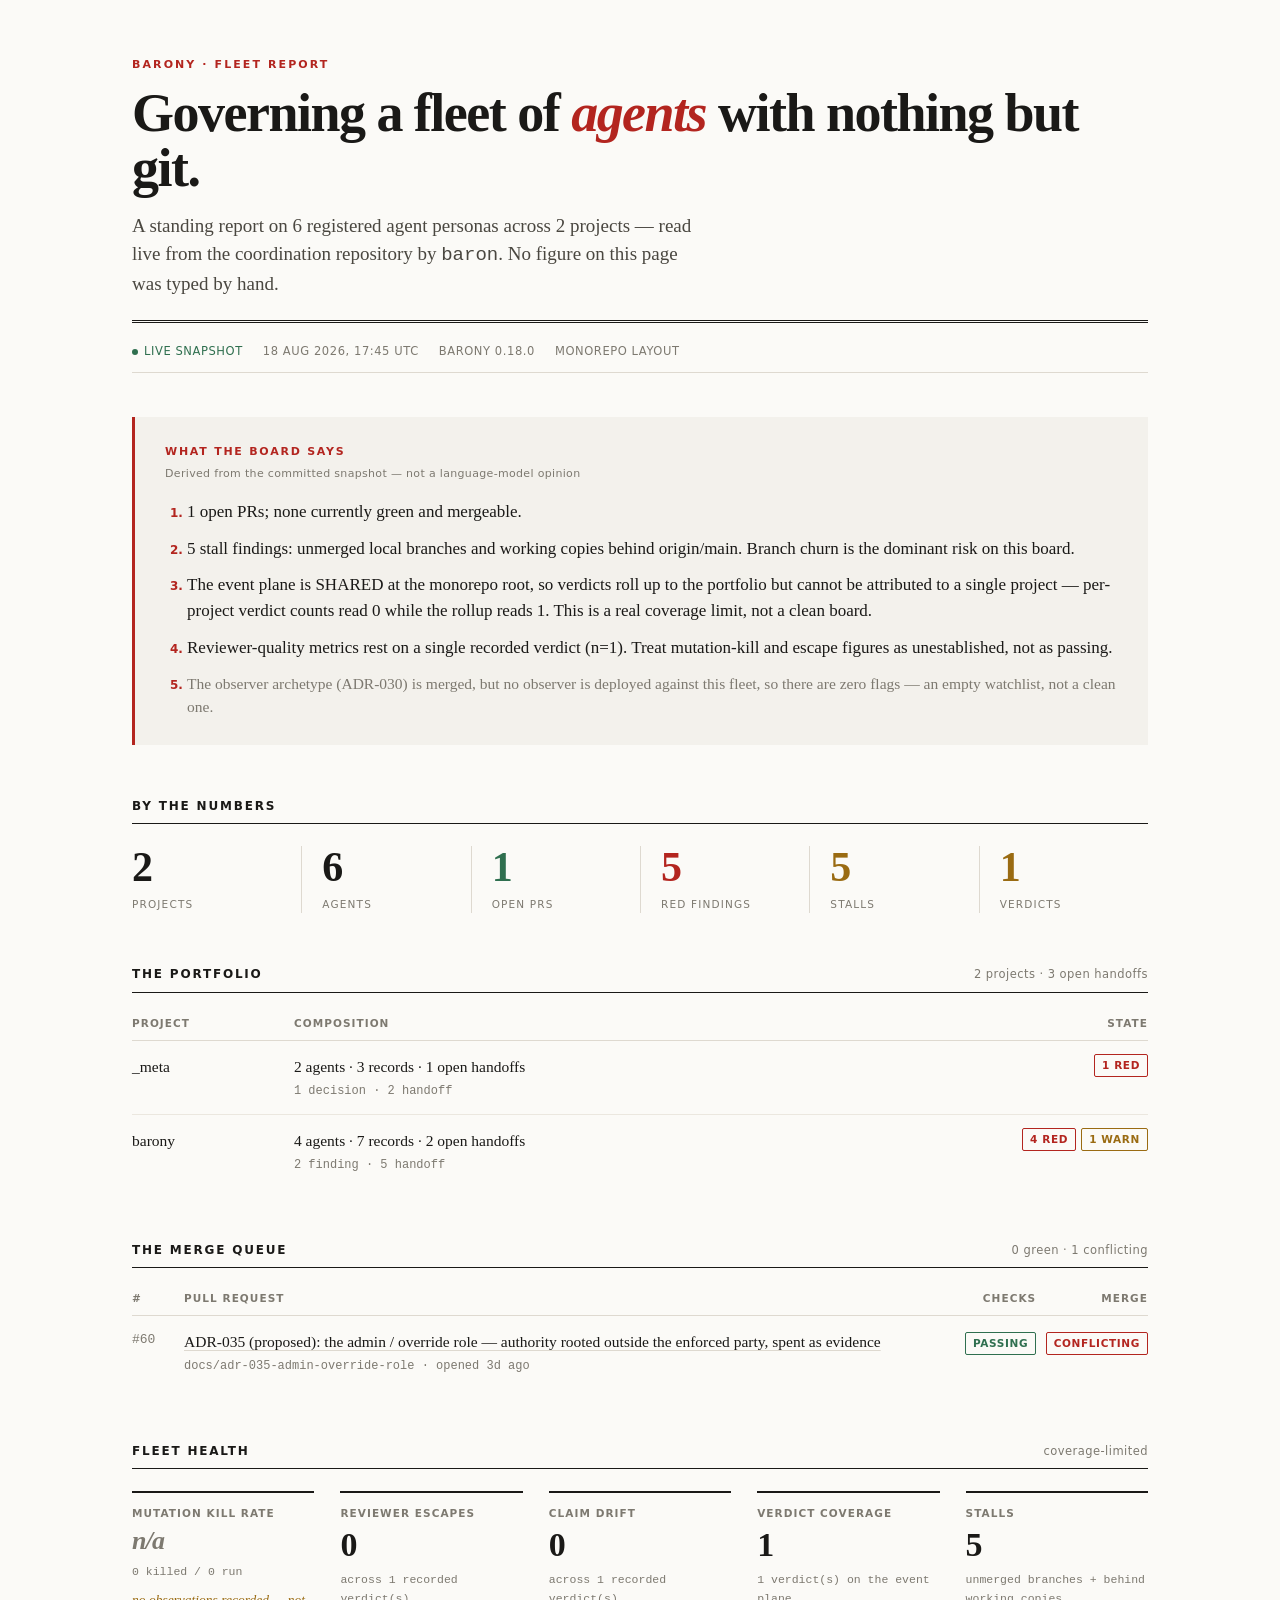
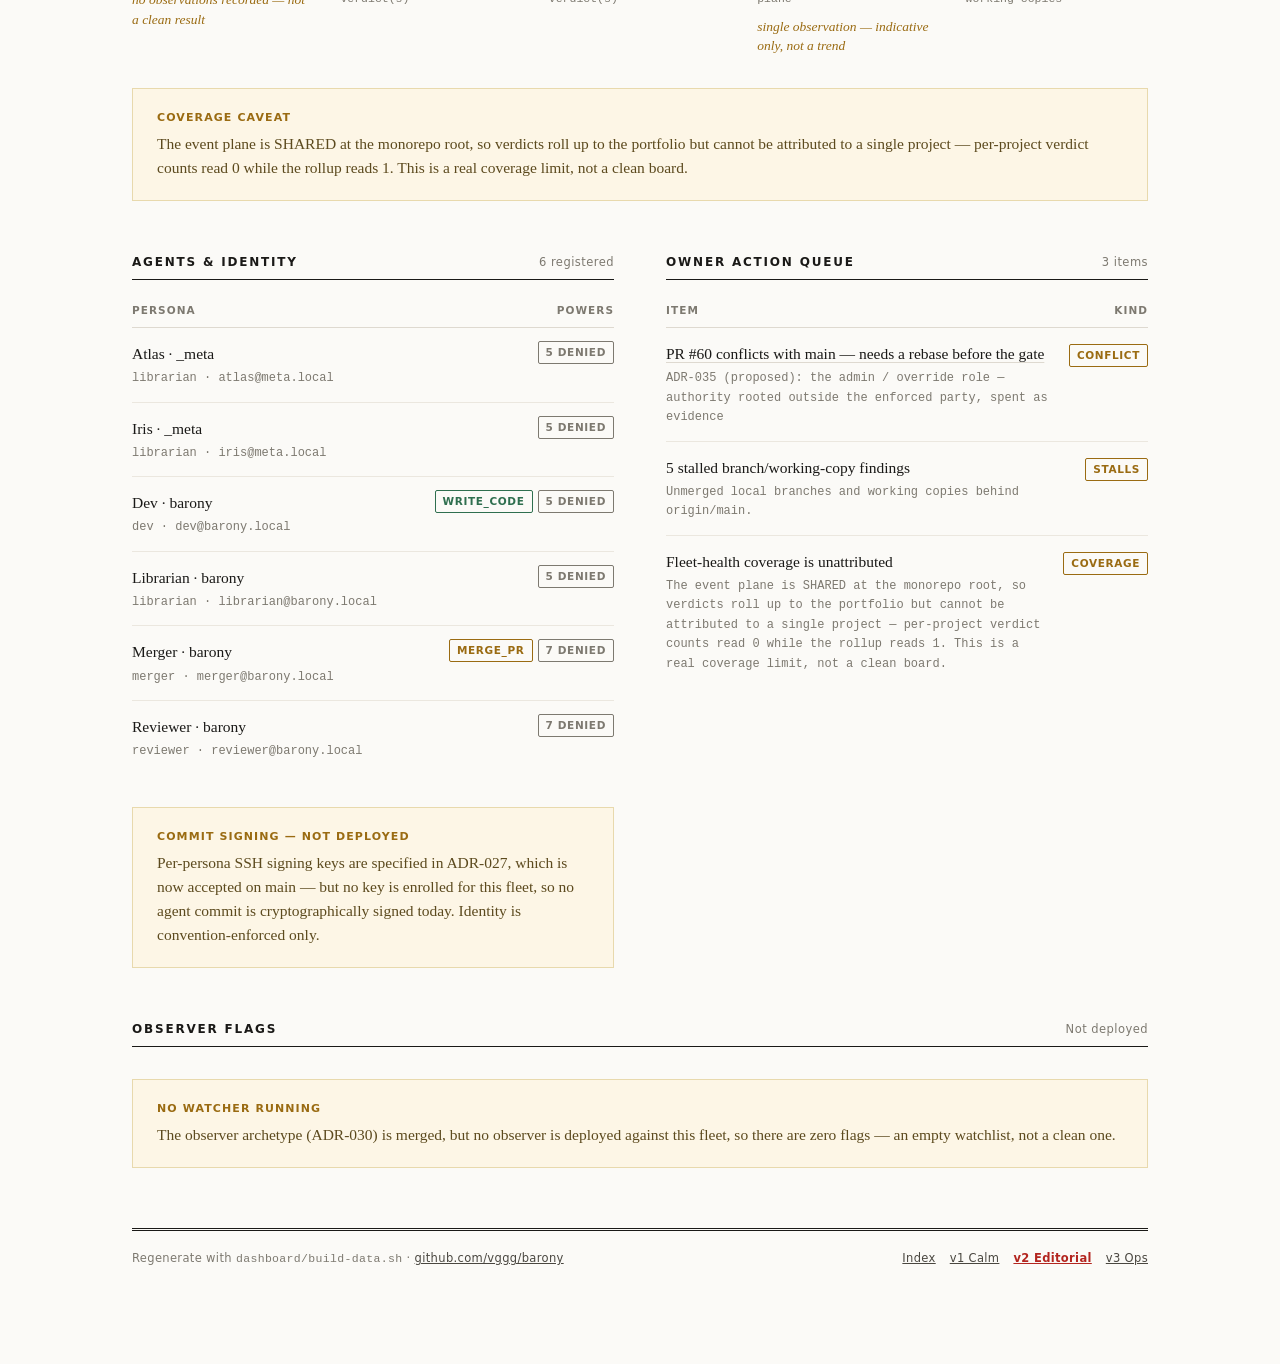
<file: dashboard/v2/index.html>
<!doctype html>
<html lang="en">
<head>
<meta charset="utf-8">
<meta name="viewport" content="width=device-width, initial-scale=1">
<title>The Barony Review — Fleet Report</title>
<meta name="description" content="An analyst-style report on a fleet of AI coding agents governed through git.">
<link rel="icon" href="data:image/svg+xml,<svg xmlns='http://www.w3.org/2000/svg' viewBox='0 0 100 100'><text y='.9em' font-size='90'>&#9819;</text></svg>">
<link rel="stylesheet" href="style.css">
</head>
<body>
<div class="wrap" id="app"></div>

<script type="module">
import { loadFleet, fmt, tone, el, renderError } from '../assets/fleet.js';

const app = document.getElementById('app');

// Declared as hoisted functions, not consts: render() runs at module top level.
function tag(text, t) {
  return el('span', { class: `tag ${t || 'plain'}` }, text);
}

function section(title, meta, ...body) {
  return el('section', {},
    el('div', { class: 'sec-head' }, el('h2', {}, title), meta && el('span', { class: 'meta' }, meta)),
    ...body);
}

function table(head, rows) {
  return el('table', {},
    el('thead', {}, el('tr', {}, head.map((h) =>
      el('th', { class: h.startsWith('>') ? 'r' : '' }, h.replace(/^>/, ''))))),
    el('tbody', {}, rows));
}

try {
  render(await loadFleet());
} catch (err) {
  renderError(app, err);
}

function render(d) {
  const D = d.derived;

  /* ---------------------------------------------------------- masthead */
  app.append(
    el('header', { class: 'masthead' },
      el('div', { class: 'kicker' }, 'Barony · Fleet Report'),
      el('h1', {}, 'Governing a fleet of ', el('em', {}, 'agents'), ' with nothing but git.'),
      el('p', { class: 'standfirst' },
        'A standing report on ', String(d.kpis.agents), ' registered agent personas across ',
        String(d.kpis.projects), ' projects — read live from the coordination repository by ',
        el('code', {}, 'baron'), '. No figure on this page was typed by hand.')),
    el('div', { class: 'dateline' },
      el('span', { class: 'live' }, el('span', { class: 'dot-live' }), 'Live snapshot'),
      el('span', {}, fmt.when(d.generated_at)),
      el('span', {}, d.generator.baron_version),
      el('span', {}, d.portfolio.layout + ' layout')));

  /* ------------------------------------------------------------- lede */
  app.append(
    el('div', { class: 'lede' },
      el('h2', {}, 'What the board says'),
      el('div', { class: 'src' }, 'Derived from the committed snapshot — not a language-model opinion'),
      el('ol', {}, D.observerSummary.map((s) =>
        el('li', { class: s.tone === 'muted' ? 'quiet' : '' }, s.text)))));

  /* --------------------------------------------------------- figures */
  app.append(
    section('By the numbers', null,
      el('div', { class: 'figures' },
        D.kpis.map((k) =>
          el('div', { class: `figure ${k.tone === 'accent' ? '' : k.tone}` },
            el('div', { class: 'v' }, fmt.int(k.value)),
            el('div', { class: 'l' }, k.label))))));

  /* -------------------------------------------------------- portfolio */
  app.append(
    section('The portfolio', `${d.portfolio.projects} projects · ${d.kpis.open_handoffs} open handoffs`,
      table(['Project', 'Composition', '>State'],
        d.projects_detail.map((p) => {
          const kinds = Object.entries(p.records.by_kind || {});
          return el('tr', {},
            el('td', {}, el('div', { class: 't' }, p.name)),
            el('td', {},
              `${p.agents} agents · ${p.records.total} records · ${p.open_handoffs} open handoffs`,
              kinds.length && el('div', { class: 's' }, kinds.map(([k, v]) => `${v} ${k}`).join(' · '))),
            el('td', { class: 'r' }, el('div', { class: 'tags' },
              p.red ? tag(`${p.red} red`, 'bad') : null,
              p.warn ? tag(`${p.warn} warn`, 'warn') : null,
              !p.red && !p.warn ? tag('clean', 'good') : null)));
        }))));

  /* ------------------------------------------------------ merge queue */
  app.append(
    section('The merge queue', `${D.greenPRs} green · ${D.conflicted} conflicting`,
      d.merge_queue.length
        ? table(['#', 'Pull request', '>Checks', '>Merge'],
            d.merge_queue.map((p) =>
              el('tr', {},
                el('td', { class: 'num' }, `#${p.number}`),
                el('td', {},
                  el('div', { class: 't' }, el('a', { href: p.url, target: '_blank', rel: 'noopener' }, p.title)),
                  el('div', { class: 's' }, `${p.branch} · opened ${fmt.age(p.age_days)}`)),
                el('td', { class: 'r' }, tag(p.checks, tone('checks', p.checks))),
                el('td', { class: 'r' }, tag((p.mergeable || 'unknown').toLowerCase(), tone('mergeable', p.mergeable)))))
          )
        : el('p', { class: 'empty' }, 'No open pull requests.')));

  /* ----------------------------------------------------- fleet health */
  app.append(
    section('Fleet health', d.health.coverage.measured ? 'attributed' : 'coverage-limited',
      el('div', { class: 'metrics' },
        d.health.metrics.map((m) =>
          el('div', { class: 'metric' },
            el('div', { class: 'm-l' }, m.label),
            el('div', { class: `m-v ${m.measured ? '' : 'na'}` }, fmt.metric(m)),
            el('div', { class: 'm-b' }, m.basis),
            m.note && el('div', { class: 'm-n' }, m.note)))),
      el('div', { class: 'caveat' },
        el('strong', {}, d.health.coverage.measured ? 'Coverage' : 'Coverage caveat'),
        d.health.coverage.note)));

  /* ------------------------------------------- agents + owner actions */
  app.append(
    el('div', { class: 'two' },
      section('Agents & identity', `${d.agents.length} registered`,
        table(['Persona', '>Powers'],
          d.agents.map((a) =>
            el('tr', {},
              el('td', {},
                el('div', { class: 't' }, `${a.persona} · ${a.project}`),
                el('div', { class: 's' }, `${a.archetype} · ${a.git_email}`)),
              el('td', { class: 'r' }, el('div', { class: 'tags' },
                a.holds_merge_pr ? tag('merge_pr', 'warn') : null,
                a.can_write_code ? tag('write_code', 'good') : null,
                tag(`${a.deny.length} denied`, 'plain')))))),
        el('div', { class: 'caveat' },
          el('strong', {}, `Commit signing — ${d.identity.signing.label}`),
          d.identity.signing.note)),

      section('Owner action queue', `${d.owner_actions.length} items`,
        d.owner_actions.length
          ? table(['Item', '>Kind'],
              d.owner_actions.map((a) =>
                el('tr', {},
                  el('td', {},
                    el('div', { class: 't' }, a.url
                      ? el('a', { href: a.url, target: '_blank', rel: 'noopener' }, a.summary)
                      : a.summary),
                    el('div', { class: 's' }, a.detail)),
                  el('td', { class: 'r' }, tag(a.kind, a.severity === 'action' ? 'bad' : 'warn')))))
          : el('p', { class: 'empty' }, 'Nothing awaiting the owner.'))));

  /* --------------------------------------------------------- observer */
  app.append(
    section('Observer flags', d.observer.active ? 'active' : d.observer.label,
      d.observer.flags.length
        ? el('div', { class: 'tags', style: 'justify-content:flex-start' },
            d.observer.flags.map((f) => tag(f, 'warn')))
        : el('div', { class: 'caveat' }, el('strong', {}, 'No watcher running'), d.observer.note)));

  /* ----------------------------------------------------------- footer */
  app.append(
    el('footer', { class: 'foot' },
      el('div', {}, 'Regenerate with ', el('code', {}, 'dashboard/build-data.sh'), ' · ',
        el('a', { href: 'https://github.com/vggg/barony' }, 'github.com/vggg/barony')),
      el('div', { class: 'switch' },
        el('a', { href: '../' }, 'Index'),
        el('a', { href: '../v1/' }, 'v1 Calm'),
        el('a', { href: '../v2/', class: 'on' }, 'v2 Editorial'),
        el('a', { href: '../v3/' }, 'v3 Ops'))));
}
</script>
</body>
</html>
</file>
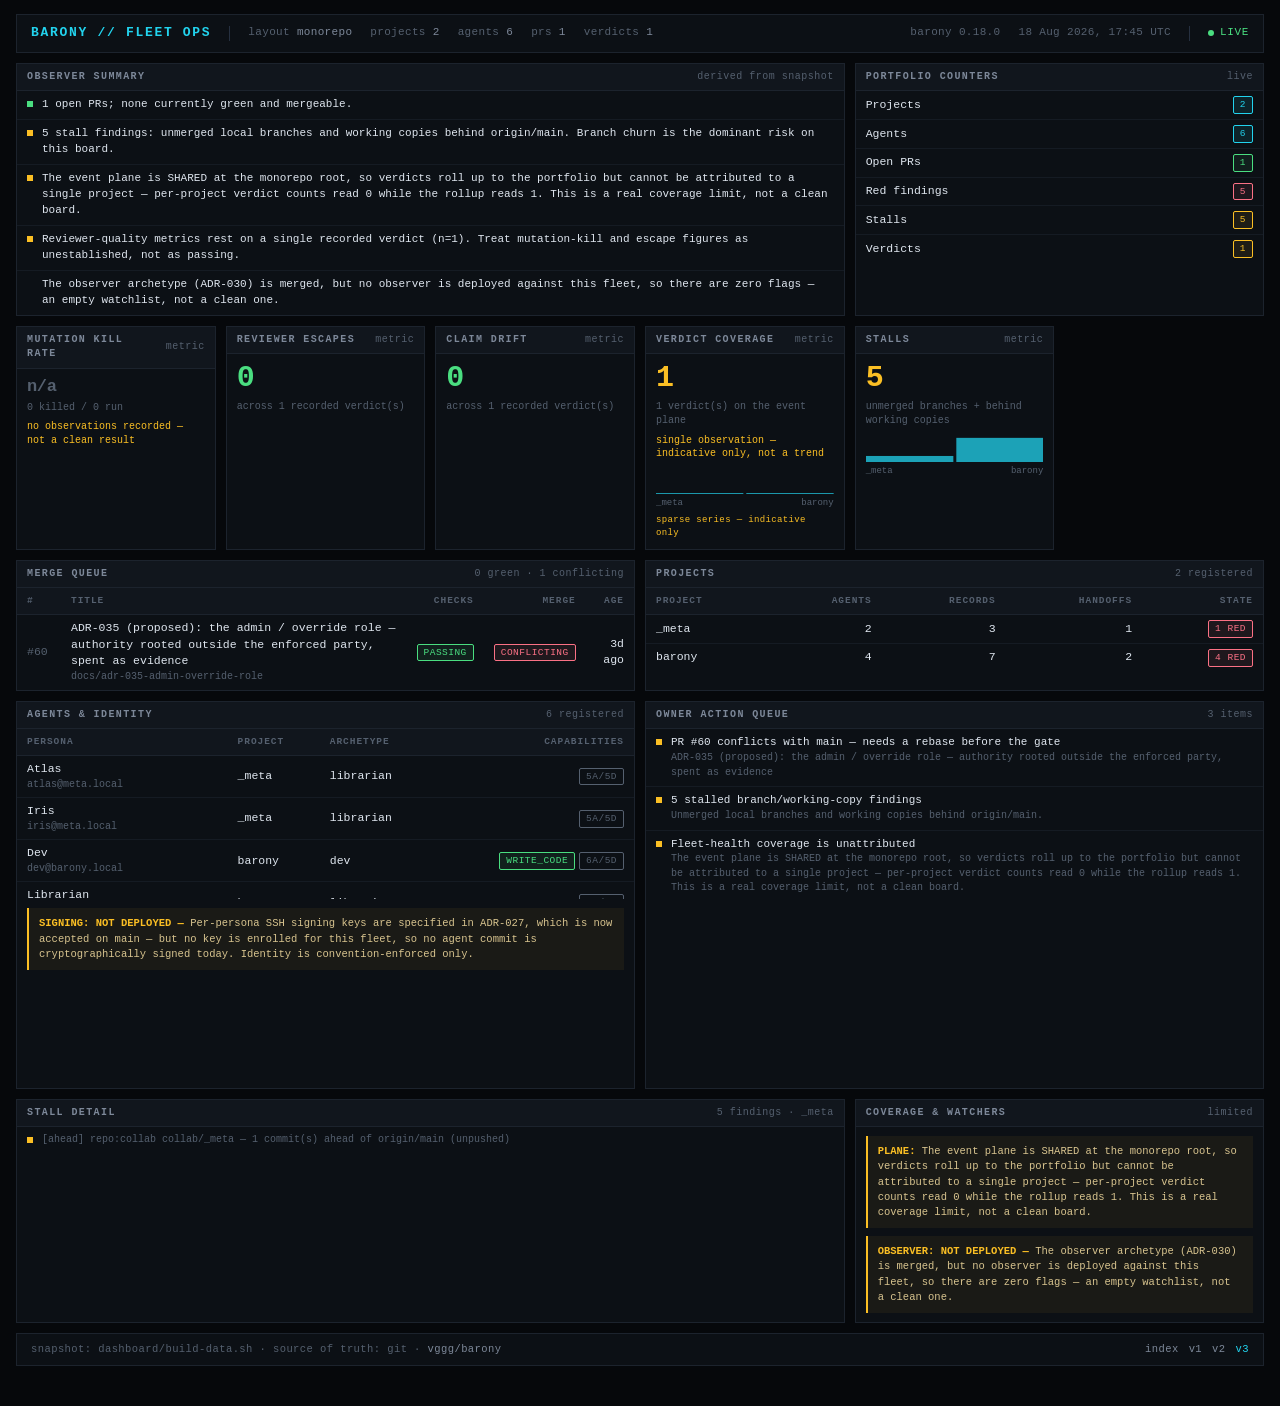
<file: dashboard/v3/index.html>
<!doctype html>
<html lang="en">
<head>
<meta charset="utf-8">
<meta name="viewport" content="width=device-width, initial-scale=1">
<title>BARONY // FLEET OPS</title>
<meta name="description" content="Always-on operations wall for a git-governed fleet of AI coding agents.">
<link rel="icon" href="data:image/svg+xml,<svg xmlns='http://www.w3.org/2000/svg' viewBox='0 0 100 100'><text y='.9em' font-size='90'>&#9819;</text></svg>">
<link rel="stylesheet" href="style.css">
</head>
<body>
<div class="wrap" id="app"></div>

<script type="module">
import { loadFleet, fmt, tone, el, renderError, sparkline } from '../assets/fleet.js';

const app = document.getElementById('app');

function pill(text, t) {
  return el('span', { class: `pill ${t || 'mute'}` }, text);
}

function panel(cls, title, meta, ...body) {
  return el('div', { class: `p ${cls}` },
    el('div', { class: 'p-h' }, el('h2', {}, title), meta && el('span', { class: 'm' }, meta)),
    ...body);
}

function statPanel(cls, label, value, toneCls, basis, note, series) {
  // The panel header already carries the label — the stat body shows value + basis only.
  const body = el('div', { class: 'p-b stat' },
    el('div', { class: `v ${toneCls}` }, value),
    basis && el('div', { class: 'b' }, basis),
    note && el('div', { class: 'n' }, note));
  if (series && series.points.length) {
    body.append(sparkline(series.points, { kind: 'bar' }));
    body.append(el('div', { class: 'spark-labels' },
      el('span', {}, series.labels[0] ?? ''),
      el('span', {}, series.labels.at(-1) ?? '')));
    if (series.sparse) body.append(el('div', { class: 'sparse-tag' }, 'sparse series — indicative only'));
  }
  return el('div', { class: `p ${cls}` },
    el('div', { class: 'p-h' }, el('h2', {}, label), el('span', { class: 'm' }, 'metric')),
    body);
}

function table(cols, rows, scroll = true) {
  const t = el('table', {},
    el('thead', {}, el('tr', {}, cols.map((c) => el('th', { class: c.startsWith('>') ? 'r' : '' }, c.replace(/^>/, ''))))),
    el('tbody', {}, rows));
  return el('div', { class: `p-b flush ${scroll ? 'scroll' : ''}` }, t);
}

try {
  render(await loadFleet());
} catch (err) {
  renderError(app, err);
}

function render(d) {
  const D = d.derived;

  /* -------------------------------------------------------------- topbar */
  app.append(
    el('div', { class: 'topbar' },
      el('span', { class: 'logo' }, 'Barony // Fleet Ops'),
      el('span', { class: 'sep' }),
      el('span', { class: 'kv' }, 'layout ', el('b', {}, d.portfolio.layout)),
      el('span', { class: 'kv' }, 'projects ', el('b', {}, String(d.kpis.projects))),
      el('span', { class: 'kv' }, 'agents ', el('b', {}, String(d.kpis.agents))),
      el('span', { class: 'kv' }, 'prs ', el('b', {}, String(d.kpis.open_prs))),
      el('span', { class: 'kv' }, 'verdicts ', el('b', {}, String(d.kpis.verdicts))),
      el('span', { class: 'spacer' }),
      el('span', { class: 'kv' }, d.generator.baron_version),
      el('span', { class: 'kv' }, fmt.when(d.generated_at)),
      el('span', { class: 'sep' }),
      el('span', { class: 'live' }, el('span', { class: 'd' }), 'LIVE')));

  const grid = el('div', { class: 'grid' });
  app.append(grid);

  /* -------------------------------------------------- observer summary */
  grid.append(
    panel('c8', 'Observer summary', 'derived from snapshot',
      el('ul', { class: 'log' },
        D.observerSummary.map((s) =>
          el('li', {},
            el('span', { class: `bullet ${s.tone === 'action' ? 'accent' : s.tone}` }),
            el('span', {}, s.text))))));

  /* --------------------------------------------------------- KPI stack */
  grid.append(
    panel('c4', 'Portfolio counters', 'live',
      el('div', { class: 'p-b flush' },
        el('table', {},
          el('tbody', {},
            D.kpis.map((k) =>
              el('tr', {},
                el('td', {}, k.label),
                el('td', { class: 'r' },
                  el('span', { class: `pill ${k.tone === 'accent' ? 'accent' : k.tone}` }, fmt.int(k.value))))))))));

  /* ------------------------------------------------------ metric stats */
  const series = D.series;
  d.health.metrics.forEach((m) => {
    const t = !m.measured ? 'na'
      : m.key === 'stalls' && m.value ? 'warn'
      : m.key === 'reviewer_escapes' && m.value ? 'bad'
      : m.key === 'claim_drift' && m.value ? 'warn'
      : m.key === 'verdict_coverage' && m.value <= 1 ? 'warn'
      : 'good';
    const spark = m.key === 'stalls' ? series.stallsByProject
      : m.key === 'verdict_coverage' ? series.verdicts : null;
    grid.append(statPanel('c2', m.label, fmt.metric(m), t, m.basis, m.note, spark));
  });

  /* ------------------------------------------------------- merge queue */
  grid.append(
    panel('c7', 'Merge queue', `${D.greenPRs} green · ${D.conflicted} conflicting`,
      d.merge_queue.length
        ? table(['#', 'Title', '>Checks', '>Merge', '>Age'],
            d.merge_queue.map((p) =>
              el('tr', {},
                el('td', { class: 'id' }, `#${p.number}`),
                el('td', {},
                  el('a', { href: p.url, target: '_blank', rel: 'noopener' }, p.title),
                  el('div', { class: 's' }, p.branch)),
                el('td', { class: 'r' }, pill(p.checks, tone('checks', p.checks))),
                el('td', { class: 'r' }, pill((p.mergeable || '?').toLowerCase().slice(0, 11), tone('mergeable', p.mergeable))),
                el('td', { class: 'r s' }, fmt.age(p.age_days)))))
        : el('div', { class: 'empty' }, 'no open prs')));

  /* --------------------------------------------------------- portfolio */
  grid.append(
    panel('c5', 'Projects', `${d.portfolio.projects} registered`,
      table(['Project', '>Agents', '>Records', '>Handoffs', '>State'],
        d.projects_detail.map((p) =>
          el('tr', {},
            el('td', {}, p.name),
            el('td', { class: 'r s' }, String(p.agents)),
            el('td', { class: 'r s' }, String(p.records.total)),
            el('td', { class: 'r s' }, String(p.open_handoffs)),
            el('td', { class: 'r' },
              pill(p.state === 'red' ? `${p.red} red` : p.state === 'warn' ? `${p.warn} warn` : 'clean',
                   tone('project', p.state))))))));

  /* --------------------------------------------------- agents / identity */
  grid.append(
    panel('c6', 'Agents & identity', `${d.agents.length} registered`,
      table(['Persona', 'Project', 'Archetype', '>Capabilities'],
        d.agents.map((a) =>
          el('tr', {},
            el('td', {}, a.persona, el('div', { class: 's' }, a.git_email)),
            el('td', { class: 's' }, a.project),
            el('td', { class: 's' }, a.archetype),
            el('td', { class: 'r' },
              el('div', { class: 'pills r' },
                a.holds_merge_pr ? pill('merge_pr', 'warn') : null,
                a.can_write_code ? pill('write_code', 'good') : null,
                pill(`${a.allow.length}a/${a.deny.length}d`, 'mute')))))),
      el('div', { class: 'p-b' },
        el('p', { class: 'banner' },
          el('b', {}, `SIGNING: ${d.identity.signing.label.toUpperCase()} — `), d.identity.signing.note))));

  /* ------------------------------------------------------ owner actions */
  grid.append(
    panel('c6', 'Owner action queue', `${d.owner_actions.length} items`,
      d.owner_actions.length
        ? el('ul', { class: 'log' },
            d.owner_actions.map((a) =>
              el('li', {},
                el('span', { class: `bullet ${a.severity === 'action' ? 'accent' : 'warn'}` }),
                el('span', {},
                  a.url ? el('a', { href: a.url, target: '_blank', rel: 'noopener' }, a.summary) : a.summary,
                  el('div', { class: 's' }, a.detail)))))
        : el('div', { class: 'empty' }, 'nothing awaiting owner')));

  /* ------------------------------------------------------------ stalls */
  const stallProject = d.health.projects.find((p) => p.stall_list.length) || { stall_list: [], name: '—' };
  grid.append(
    panel('c8', 'Stall detail', `${d.kpis.stalls} findings · ${stallProject.name}`,
      stallProject.stall_list.length
        ? el('ul', { class: 'log' },
            stallProject.stall_list.map((s) =>
              el('li', {}, el('span', { class: 'bullet warn' }), el('span', { class: 's' }, s))))
        : el('div', { class: 'empty' }, 'no stalls')));

  /* -------------------------------------------------- coverage + observer */
  grid.append(
    panel('c4', 'Coverage & watchers', d.health.coverage.measured ? 'attributed' : 'limited',
      el('div', { class: 'p-b' },
        el('p', { class: 'banner' },
          el('b', {}, 'PLANE: '), d.health.coverage.note),
        el('p', { class: 'banner', style: 'margin-top:8px' },
          el('b', {}, `OBSERVER: ${d.observer.label.toUpperCase()} — `), d.observer.note))));

  /* ------------------------------------------------------------ footer */
  app.append(
    el('div', { class: 'foot' },
      el('div', {}, 'snapshot: dashboard/build-data.sh · source of truth: git · ',
        el('a', { href: 'https://github.com/vggg/barony' }, 'vggg/barony')),
      el('div', { class: 'switch' },
        el('a', { href: '../' }, 'index'),
        el('a', { href: '../v1/' }, 'v1'),
        el('a', { href: '../v2/' }, 'v2'),
        el('a', { href: '../v3/', class: 'on' }, 'v3'))));
}
</script>
</body>
</html>
</file>
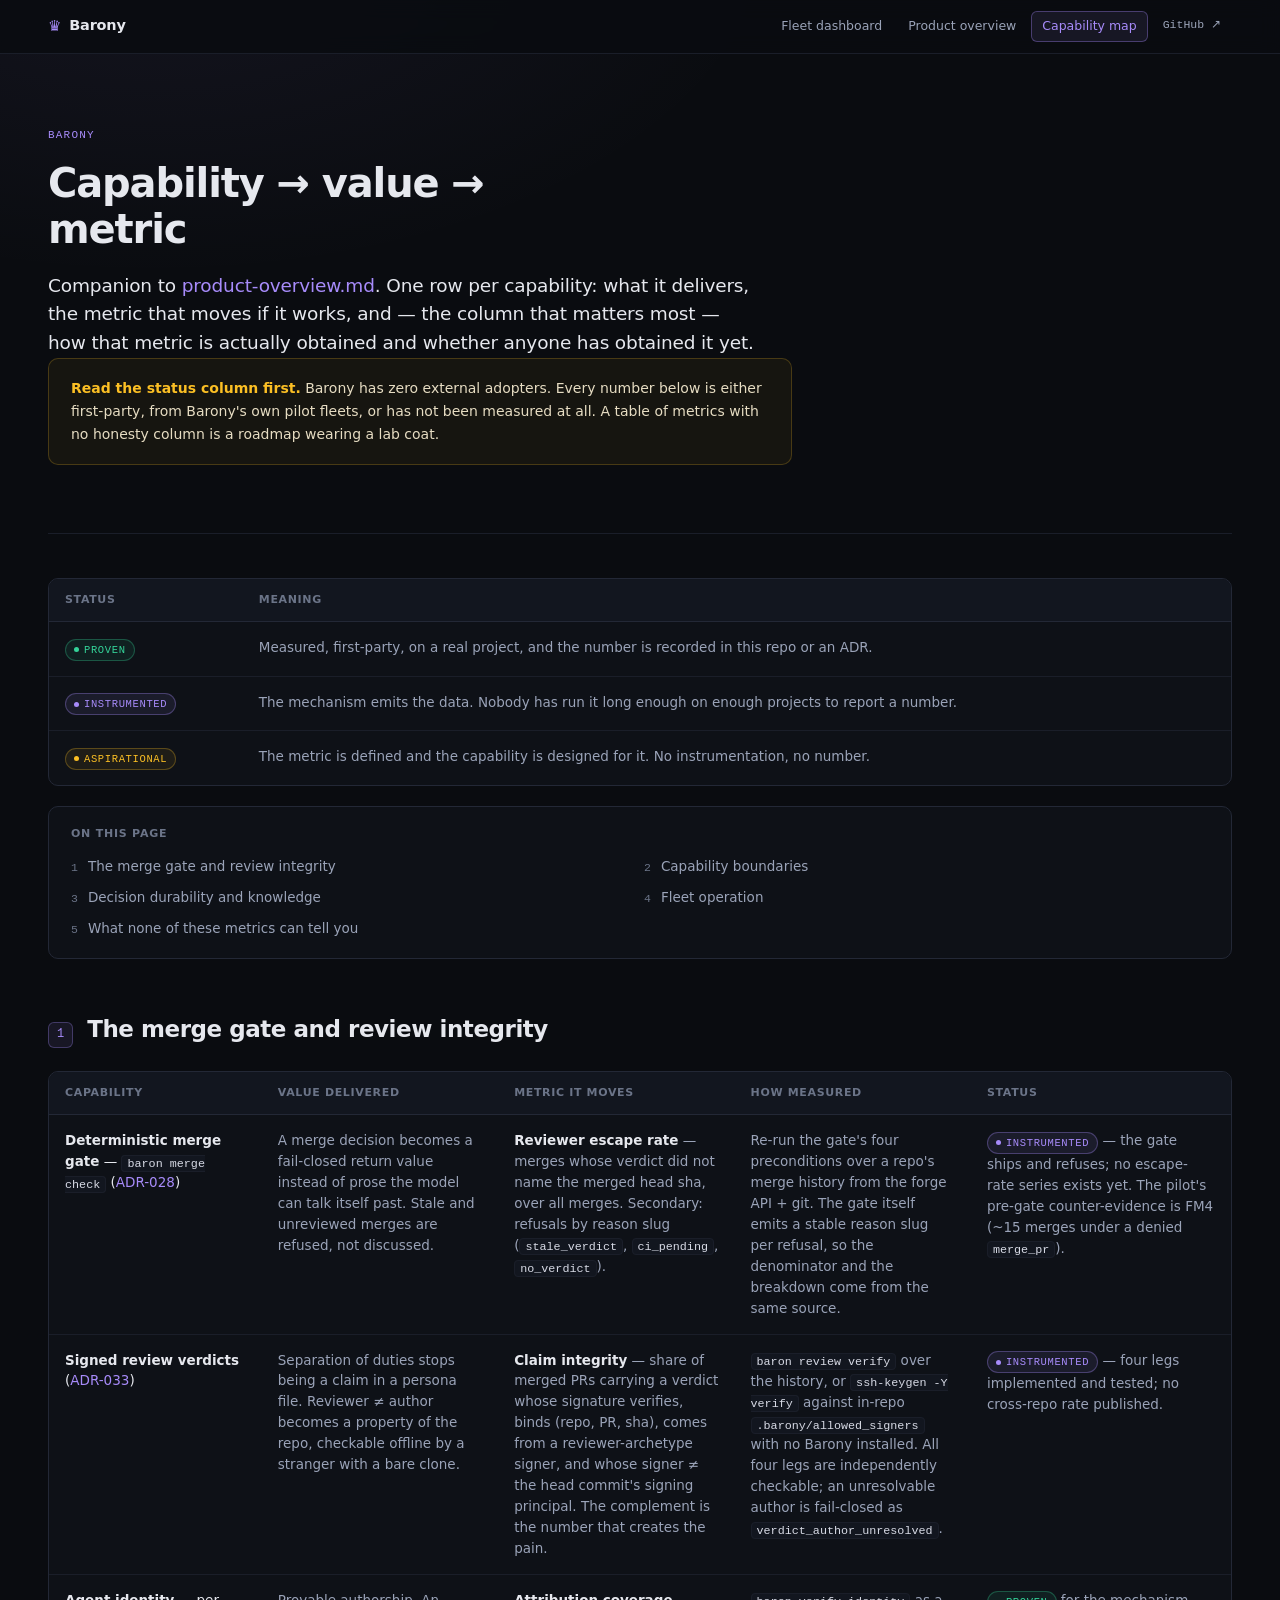
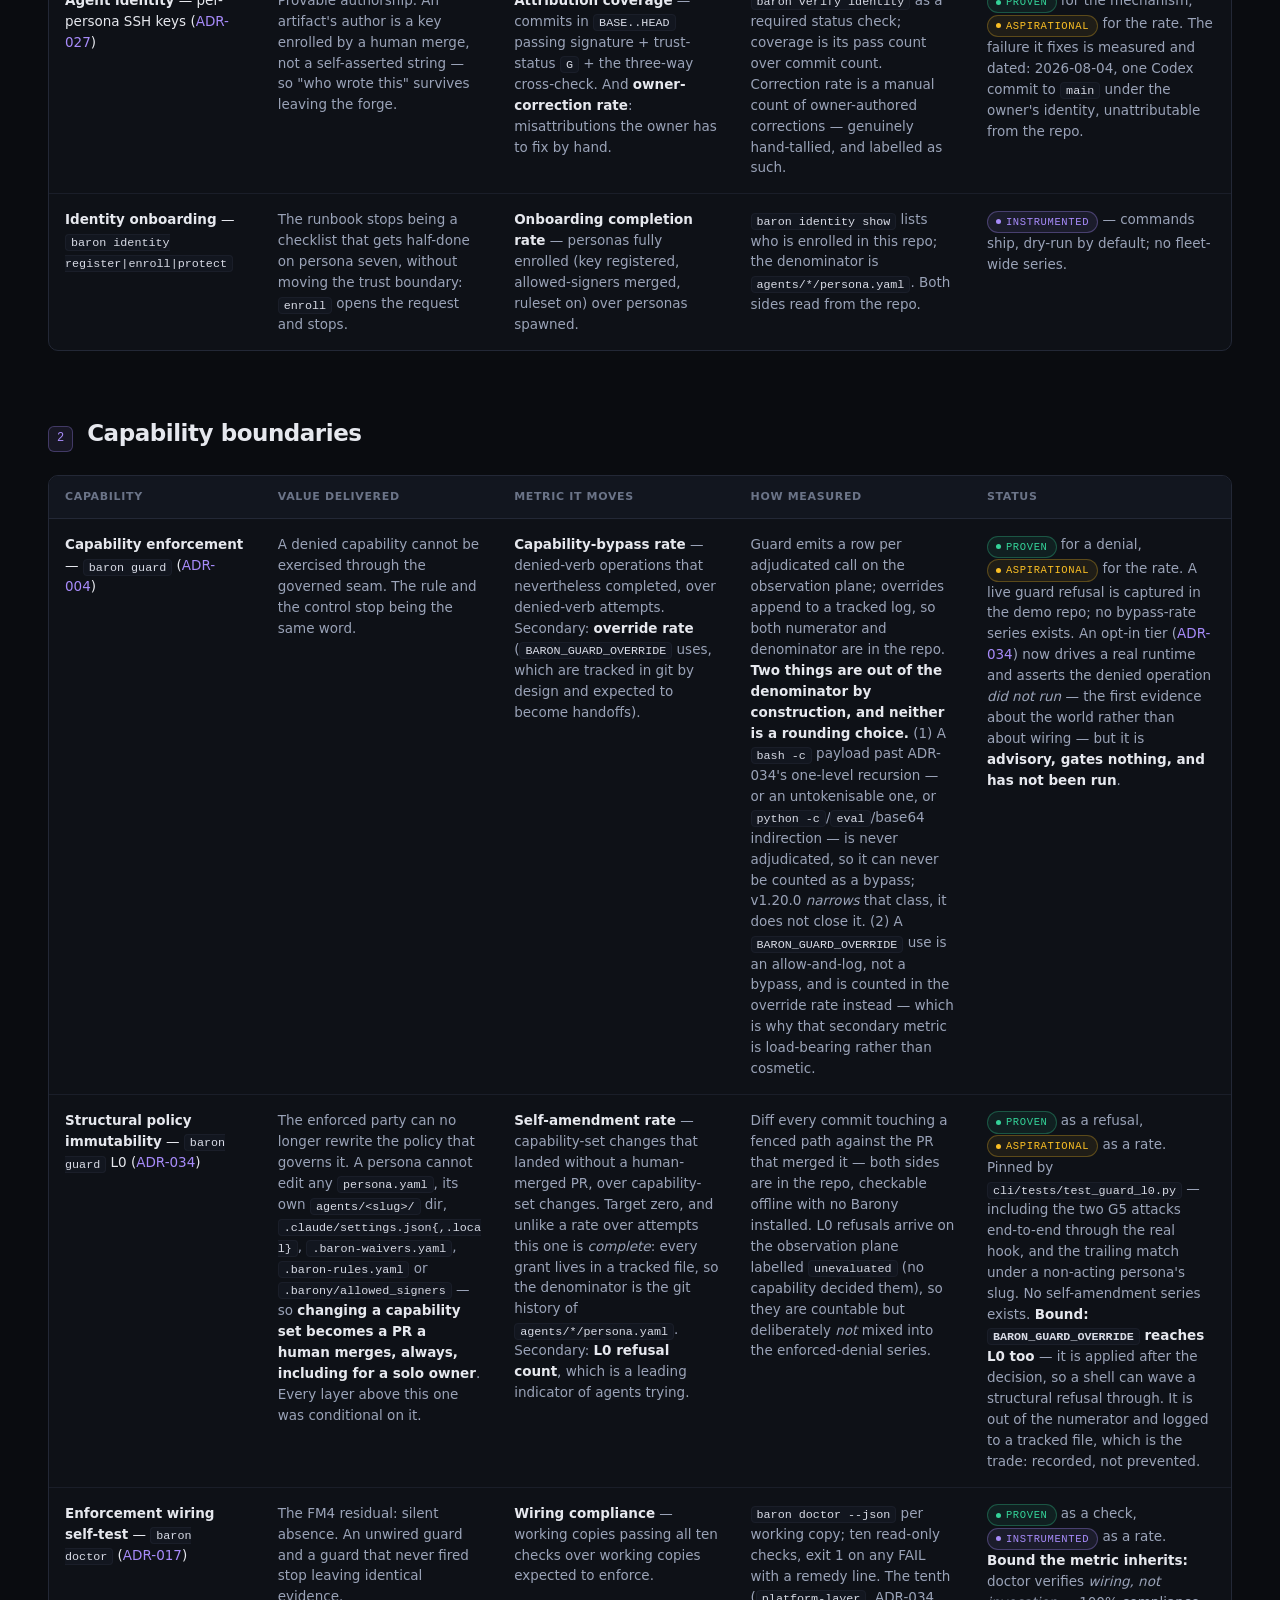
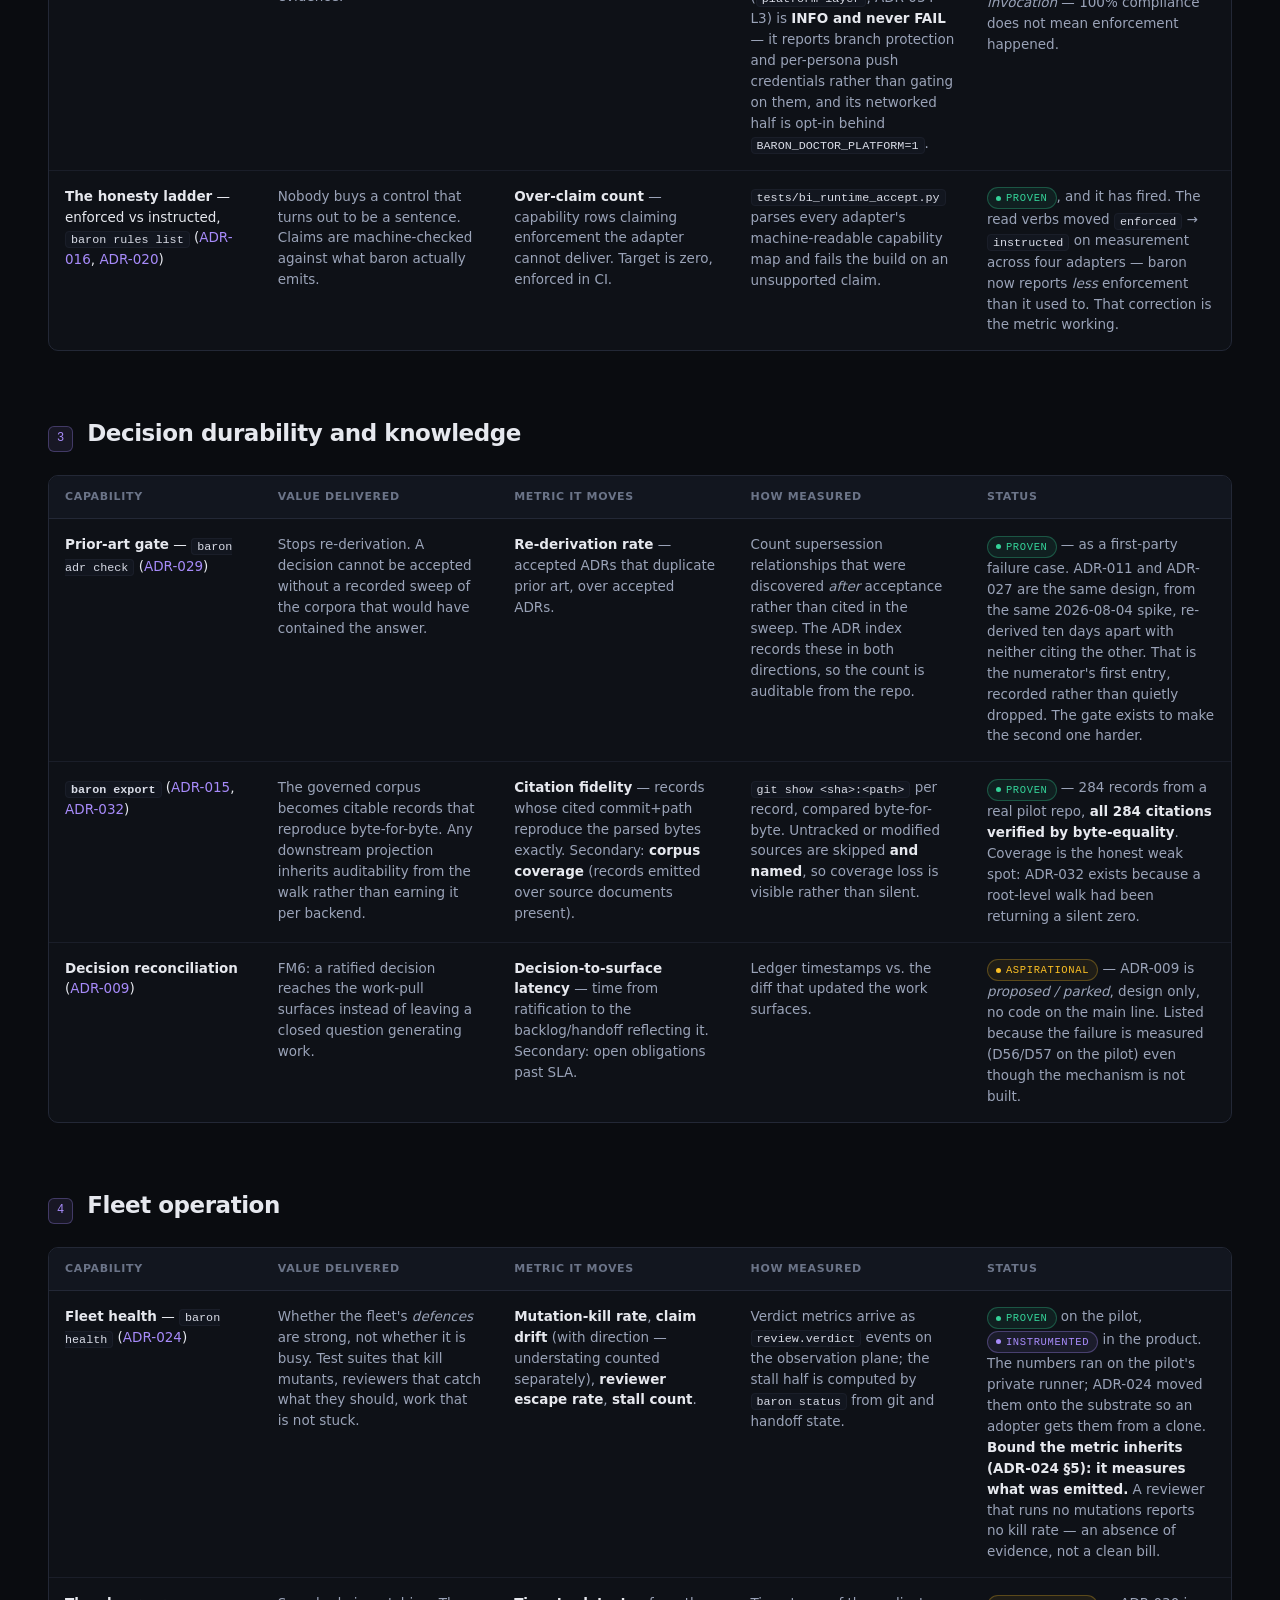
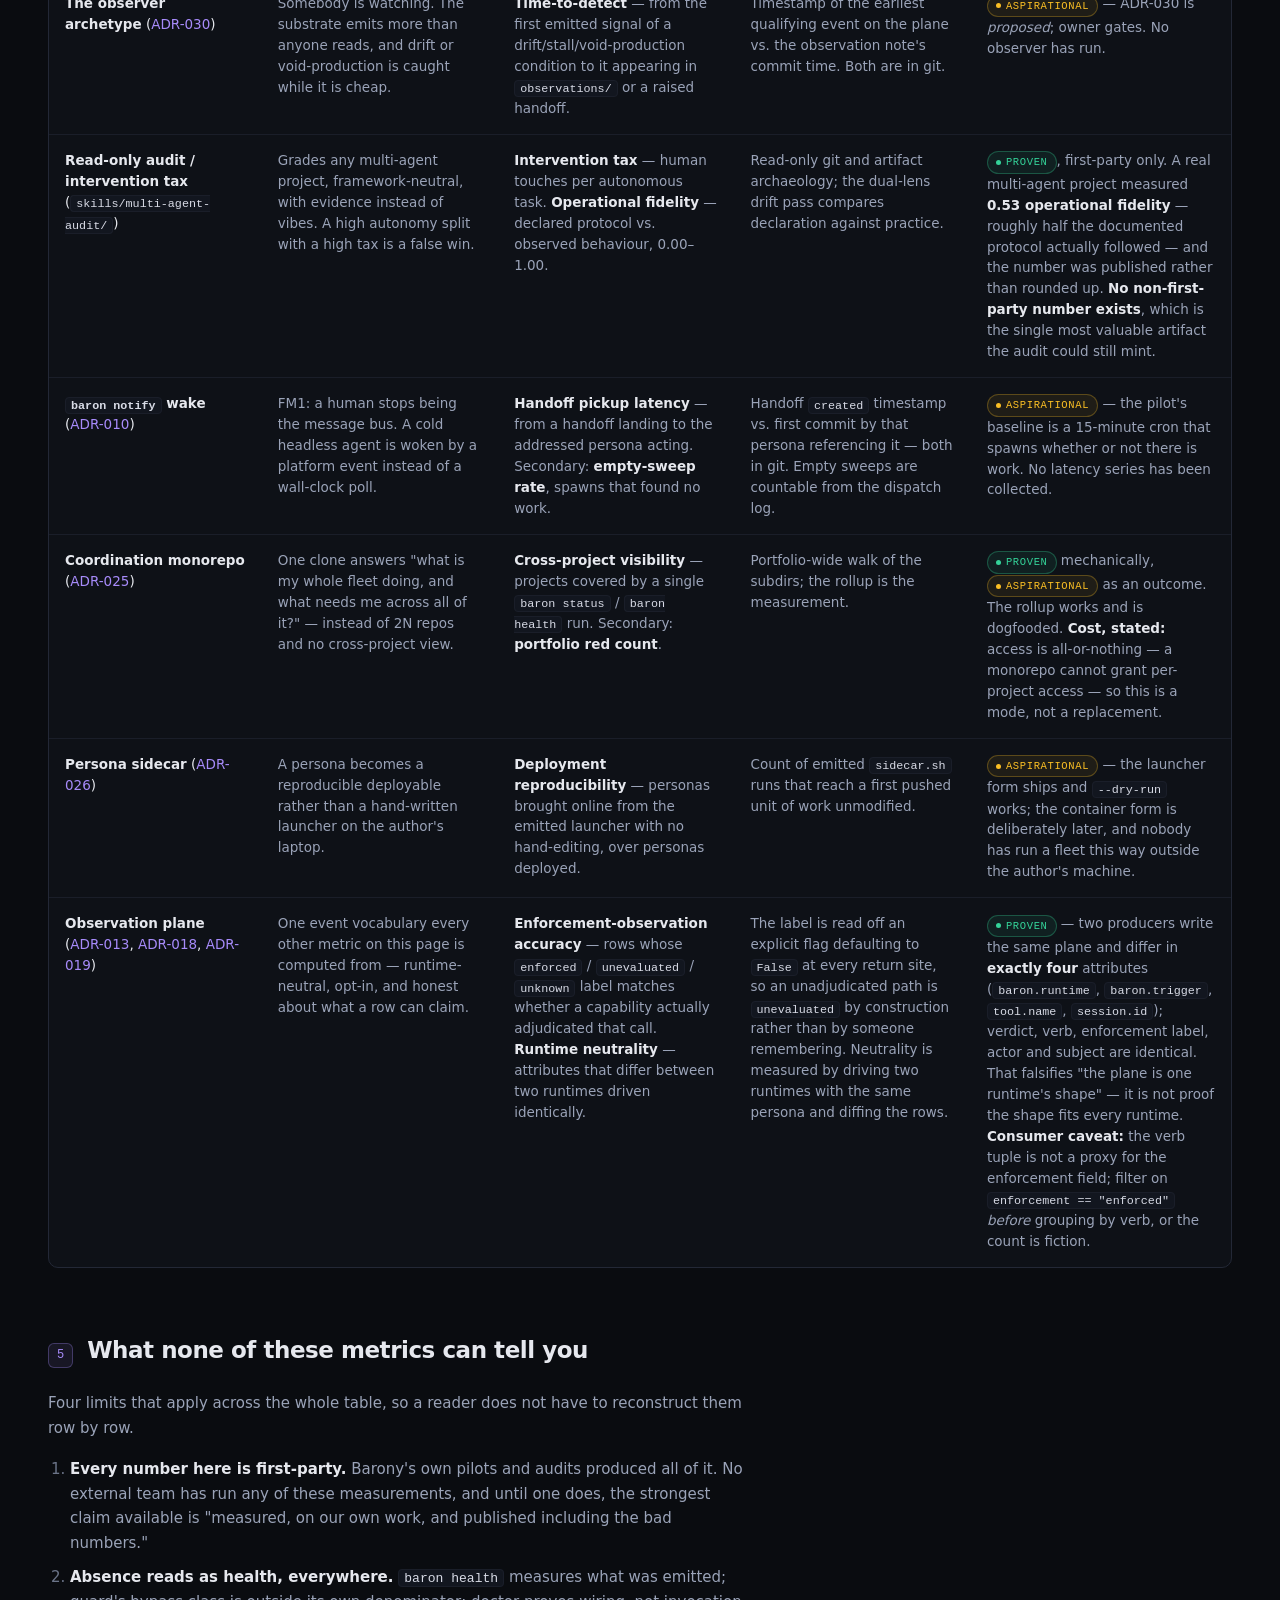
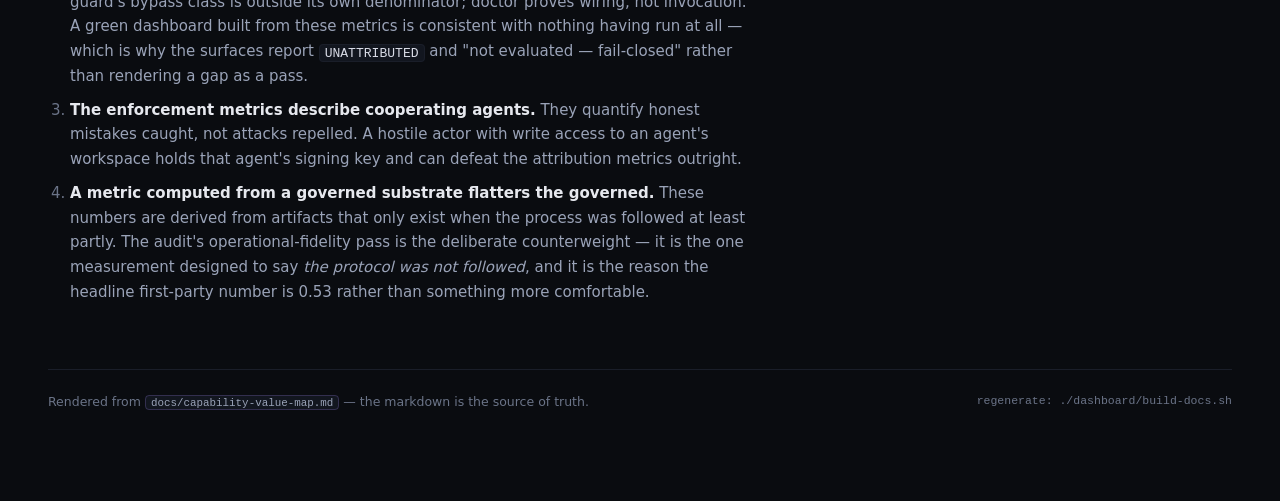
<file: dashboard/value-map/index.html>
<!doctype html>
<html lang="en">
<head>
<meta charset="utf-8">
<meta name="viewport" content="width=device-width, initial-scale=1">
<title>Barony — Capability → Value → Metric</title>
<meta name="description" content="One row per Barony capability: what it delivers, the metric that moves if it works, how that metric is obtained, and whether anyone has obtained it yet.">
<meta property="og:title" content="Barony — Capability → Value → Metric">
<meta property="og:description" content="One row per Barony capability: what it delivers, the metric that moves if it works, how that metric is obtained, and whether anyone has obtained it yet.">
<link rel="icon" href="data:image/svg+xml,<svg xmlns='http://www.w3.org/2000/svg' viewBox='0 0 100 100'><text y='.9em' font-size='90'>&#9819;</text></svg>">
<link rel="stylesheet" href="../assets/site.css">
</head>
<body>
<!-- GENERATED from docs/capability-value-map.md by dashboard/build_docs.py — do not edit by hand. -->
<nav class="nav"><div class="nav-in"><a class="nav-brand" href="../"><span class="glyph">&#9819;</span> Barony</a><div class="nav-links"><a href="../">Fleet dashboard</a><a href="../overview/">Product overview</a><a href="../value-map/" class="on">Capability map</a><a class="ext" href="https://github.com/vggg/barony">GitHub&nbsp;↗</a></div></div></nav>
<div class="wrap">
<header class="hero">
<div class="eyebrow">Barony</div>
<h1>Capability → value → metric</h1>
<p class="lede">Companion to <a href="../overview/">product-overview.md</a>. One row per capability: what it delivers, the metric that moves if it works, and — the column that matters most — how that metric is actually obtained and whether anyone has obtained it yet.</p>
<div class="callout"><p><strong>Read the status column first.</strong> Barony has zero external adopters. Every number below is either first-party, from Barony&#x27;s own pilot fleets, or has not been measured at all. A table of metrics with no honesty column is a roadmap wearing a lab coat.</p></div>
</header>
<div class="tbl-wrap">
<table class="narrow">
<thead><tr><th>Status</th><th>Meaning</th></tr></thead>
<tbody>
<tr><td data-label="Status"><span class="pill proven">proven</span></td><td data-label="Meaning">Measured, first-party, on a real project, and the number is recorded in this repo or an ADR.</td></tr>
<tr><td data-label="Status"><span class="pill instrumented">instrumented</span></td><td data-label="Meaning">The mechanism emits the data. Nobody has run it long enough on enough projects to report a number.</td></tr>
<tr><td data-label="Status"><span class="pill aspirational">aspirational</span></td><td data-label="Meaning">The metric is defined and the capability is designed for it. No instrumentation, no number.</td></tr>
</tbody></table></div>
<nav class="toc"><h2>On this page</h2><ol><li><span class="n">1</span><a href="#the-merge-gate-and-review-integrity">The merge gate and review integrity</a></li>
<li><span class="n">2</span><a href="#capability-boundaries">Capability boundaries</a></li>
<li><span class="n">3</span><a href="#decision-durability-and-knowledge">Decision durability and knowledge</a></li>
<li><span class="n">4</span><a href="#fleet-operation">Fleet operation</a></li>
<li><span class="n">5</span><a href="#what-none-of-these-metrics-can-tell-you">What none of these metrics can tell you</a></li></ol></nav>
<section class="sec" id="the-merge-gate-and-review-integrity"><div class="sec-head"><span class="sec-num">1</span><h2>The merge gate and review integrity</h2></div><div class="tbl-wrap">
<table class="map">
<colgroup><col class="c-cap"><col class="c-prose"><col class="c-prose"><col class="c-prose"><col class="c-status"></colgroup>
<thead><tr><th>Capability</th><th>Value delivered</th><th>Metric it moves</th><th>How measured</th><th>Status</th></tr></thead>
<tbody>
<tr><td data-label="Capability"><strong>Deterministic merge gate</strong> — <code>baron merge check</code> (<a href="https://github.com/vggg/barony/blob/main/docs/adr/ADR-028-mechanized-merge-gate.md">ADR-028</a>)</td><td data-label="Value delivered">A merge decision becomes a fail-closed return value instead of prose the model can talk itself past. Stale and unreviewed merges are refused, not discussed.</td><td data-label="Metric it moves"><strong>Reviewer escape rate</strong> — merges whose verdict did not name the merged head sha, over all merges. Secondary: refusals by reason slug (<code>stale_verdict</code>, <code>ci_pending</code>, <code>no_verdict</code>).</td><td data-label="How measured">Re-run the gate&#x27;s four preconditions over a repo&#x27;s merge history from the forge API + git. The gate itself emits a stable reason slug per refusal, so the denominator and the breakdown come from the same source.</td><td data-label="Status"><span class="pill instrumented">instrumented</span> — the gate ships and refuses; no escape-rate series exists yet. The pilot&#x27;s pre-gate counter-evidence is FM4 (~15 merges under a denied <code>merge_pr</code>).</td></tr>
<tr><td data-label="Capability"><strong>Signed review verdicts</strong> (<a href="https://github.com/vggg/barony/blob/main/docs/adr/ADR-033-signed-review-verdicts.md">ADR-033</a>)</td><td data-label="Value delivered">Separation of duties stops being a claim in a persona file. Reviewer ≠ author becomes a property of the repo, checkable offline by a stranger with a bare clone.</td><td data-label="Metric it moves"><strong>Claim integrity</strong> — share of merged PRs carrying a verdict whose signature verifies, binds (repo, PR, sha), comes from a reviewer-archetype signer, and whose signer ≠ the head commit&#x27;s signing principal. The complement is the number that creates the pain.</td><td data-label="How measured"><code>baron review verify</code> over the history, or <code>ssh-keygen -Y verify</code> against in-repo <code>.barony/allowed_signers</code> with no Barony installed. All four legs are independently checkable; an unresolvable author is fail-closed as <code>verdict_author_unresolved</code>.</td><td data-label="Status"><span class="pill instrumented">instrumented</span> — four legs implemented and tested; no cross-repo rate published.</td></tr>
<tr><td data-label="Capability"><strong>Agent identity</strong> — per-persona SSH keys (<a href="https://github.com/vggg/barony/blob/main/docs/adr/ADR-027-agent-identity.md">ADR-027</a>)</td><td data-label="Value delivered">Provable authorship. An artifact&#x27;s author is a key enrolled by a human merge, not a self-asserted string — so &quot;who wrote this&quot; survives leaving the forge.</td><td data-label="Metric it moves"><strong>Attribution coverage</strong> — commits in <code>BASE..HEAD</code> passing signature + trust-status <code>G</code> + the three-way cross-check. And <strong>owner-correction rate</strong>: misattributions the owner has to fix by hand.</td><td data-label="How measured"><code>baron verify identity</code> as a required status check; coverage is its pass count over commit count. Correction rate is a manual count of owner-authored corrections — genuinely hand-tallied, and labelled as such.</td><td data-label="Status"><span class="pill proven">proven</span> for the mechanism, <span class="pill aspirational">aspirational</span> for the rate. The failure it fixes is measured and dated: 2026-08-04, one Codex commit to <code>main</code> under the owner&#x27;s identity, unattributable from the repo.</td></tr>
<tr><td data-label="Capability"><strong>Identity onboarding</strong> — <code>baron identity register|enroll|protect</code></td><td data-label="Value delivered">The runbook stops being a checklist that gets half-done on persona seven, without moving the trust boundary: <code>enroll</code> opens the request and stops.</td><td data-label="Metric it moves"><strong>Onboarding completion rate</strong> — personas fully enrolled (key registered, allowed-signers merged, ruleset on) over personas spawned.</td><td data-label="How measured"><code>baron identity show</code> lists who is enrolled in this repo; the denominator is <code>agents/*/persona.yaml</code>. Both sides read from the repo.</td><td data-label="Status"><span class="pill instrumented">instrumented</span> — commands ship, dry-run by default; no fleet-wide series.</td></tr>
</tbody></table></div></section>
<section class="sec" id="capability-boundaries"><div class="sec-head"><span class="sec-num">2</span><h2>Capability boundaries</h2></div><div class="tbl-wrap">
<table class="map">
<colgroup><col class="c-cap"><col class="c-prose"><col class="c-prose"><col class="c-prose"><col class="c-status"></colgroup>
<thead><tr><th>Capability</th><th>Value delivered</th><th>Metric it moves</th><th>How measured</th><th>Status</th></tr></thead>
<tbody>
<tr><td data-label="Capability"><strong>Capability enforcement</strong> — <code>baron guard</code> (<a href="https://github.com/vggg/barony/blob/main/docs/adr/ADR-004-baron-guard-enforcement.md">ADR-004</a>)</td><td data-label="Value delivered">A denied capability cannot be exercised through the governed seam. The rule and the control stop being the same word.</td><td data-label="Metric it moves"><strong>Capability-bypass rate</strong> — denied-verb operations that nevertheless completed, over denied-verb attempts. Secondary: <strong>override rate</strong> (<code>BARON_GUARD_OVERRIDE</code> uses, which are tracked in git by design and expected to become handoffs).</td><td data-label="How measured">Guard emits a row per adjudicated call on the observation plane; overrides append to a tracked log, so both numerator and denominator are in the repo. <strong>Two things are out of the denominator by construction, and neither is a rounding choice.</strong> (1) A <code>bash -c</code> payload past ADR-034&#x27;s one-level recursion — or an untokenisable one, or <code>python -c</code>/<code>eval</code>/base64 indirection — is never adjudicated, so it can never be counted as a bypass; v1.20.0 <em>narrows</em> that class, it does not close it. (2) A <code>BARON_GUARD_OVERRIDE</code> use is an allow-and-log, not a bypass, and is counted in the override rate instead — which is why that secondary metric is load-bearing rather than cosmetic.</td><td data-label="Status"><span class="pill proven">proven</span> for a denial, <span class="pill aspirational">aspirational</span> for the rate. A live guard refusal is captured in the demo repo; no bypass-rate series exists. An opt-in tier (<a href="https://github.com/vggg/barony/blob/main/docs/adr/ADR-034-deterministic-capability-enforcement.md">ADR-034</a>) now drives a real runtime and asserts the denied operation <em>did not run</em> — the first evidence about the world rather than about wiring — but it is <strong>advisory, gates nothing, and has not been run</strong>.</td></tr>
<tr><td data-label="Capability"><strong>Structural policy immutability</strong> — <code>baron guard</code> L0 (<a href="https://github.com/vggg/barony/blob/main/docs/adr/ADR-034-deterministic-capability-enforcement.md">ADR-034</a>)</td><td data-label="Value delivered">The enforced party can no longer rewrite the policy that governs it. A persona cannot edit any <code>persona.yaml</code>, its own <code>agents/&lt;slug&gt;/</code> dir, <code>.claude/settings.json{,.local}</code>, <code>.baron-waivers.yaml</code>, <code>.baron-rules.yaml</code> or <code>.barony/allowed_signers</code> — so <strong>changing a capability set becomes a PR a human merges, always, including for a solo owner</strong>. Every layer above this one was conditional on it.</td><td data-label="Metric it moves"><strong>Self-amendment rate</strong> — capability-set changes that landed without a human-merged PR, over capability-set changes. Target zero, and unlike a rate over attempts this one is <em>complete</em>: every grant lives in a tracked file, so the denominator is the git history of <code>agents/*/persona.yaml</code>. Secondary: <strong>L0 refusal count</strong>, which is a leading indicator of agents trying.</td><td data-label="How measured">Diff every commit touching a fenced path against the PR that merged it — both sides are in the repo, checkable offline with no Barony installed. L0 refusals arrive on the observation plane labelled <code>unevaluated</code> (no capability decided them), so they are countable but deliberately <em>not</em> mixed into the enforced-denial series.</td><td data-label="Status"><span class="pill proven">proven</span> as a refusal, <span class="pill aspirational">aspirational</span> as a rate. Pinned by <code>cli/tests/test_guard_l0.py</code> — including the two G5 attacks end-to-end through the real hook, and the trailing match under a non-acting persona&#x27;s slug. No self-amendment series exists. <strong>Bound: <code>BARON_GUARD_OVERRIDE</code> reaches L0 too</strong> — it is applied after the decision, so a shell can wave a structural refusal through. It is out of the numerator and logged to a tracked file, which is the trade: recorded, not prevented.</td></tr>
<tr><td data-label="Capability"><strong>Enforcement wiring self-test</strong> — <code>baron doctor</code> (<a href="https://github.com/vggg/barony/blob/main/docs/adr/ADR-017-baron-doctor-wiring-selftest.md">ADR-017</a>)</td><td data-label="Value delivered">The FM4 residual: silent absence. An unwired guard and a guard that never fired stop leaving identical evidence.</td><td data-label="Metric it moves"><strong>Wiring compliance</strong> — working copies passing all ten checks over working copies expected to enforce.</td><td data-label="How measured"><code>baron doctor --json</code> per working copy; ten read-only checks, exit 1 on any FAIL with a remedy line. The tenth (<code>platform-layer</code>, ADR-034 L3) is <strong>INFO and never FAIL</strong> — it reports branch protection and per-persona push credentials rather than gating on them, and its networked half is opt-in behind <code>BARON_DOCTOR_PLATFORM=1</code>.</td><td data-label="Status"><span class="pill proven">proven</span> as a check, <span class="pill instrumented">instrumented</span> as a rate. <strong>Bound the metric inherits:</strong> doctor verifies <em>wiring, not invocation</em> — 100% compliance does not mean enforcement happened.</td></tr>
<tr><td data-label="Capability"><strong>The honesty ladder</strong> — enforced vs instructed, <code>baron rules list</code> (<a href="https://github.com/vggg/barony/blob/main/docs/adr/ADR-016-externalizable-capability-rules.md">ADR-016</a>, <a href="https://github.com/vggg/barony/blob/main/docs/adr/ADR-020-read-verb-posture-measured-on-four-adapters.md">ADR-020</a>)</td><td data-label="Value delivered">Nobody buys a control that turns out to be a sentence. Claims are machine-checked against what baron actually emits.</td><td data-label="Metric it moves"><strong>Over-claim count</strong> — capability rows claiming enforcement the adapter cannot deliver. Target is zero, enforced in CI.</td><td data-label="How measured"><code>tests/bi_runtime_accept.py</code> parses every adapter&#x27;s machine-readable capability map and fails the build on an unsupported claim.</td><td data-label="Status"><span class="pill proven">proven</span>, and it has fired. The read verbs moved <code>enforced</code> → <code>instructed</code> on measurement across four adapters — baron now reports <em>less</em> enforcement than it used to. That correction is the metric working.</td></tr>
</tbody></table></div></section>
<section class="sec" id="decision-durability-and-knowledge"><div class="sec-head"><span class="sec-num">3</span><h2>Decision durability and knowledge</h2></div><div class="tbl-wrap">
<table class="map">
<colgroup><col class="c-cap"><col class="c-prose"><col class="c-prose"><col class="c-prose"><col class="c-status"></colgroup>
<thead><tr><th>Capability</th><th>Value delivered</th><th>Metric it moves</th><th>How measured</th><th>Status</th></tr></thead>
<tbody>
<tr><td data-label="Capability"><strong>Prior-art gate</strong> — <code>baron adr check</code> (<a href="https://github.com/vggg/barony/blob/main/docs/adr/ADR-029-prior-art-gate.md">ADR-029</a>)</td><td data-label="Value delivered">Stops re-derivation. A decision cannot be accepted without a recorded sweep of the corpora that would have contained the answer.</td><td data-label="Metric it moves"><strong>Re-derivation rate</strong> — accepted ADRs that duplicate prior art, over accepted ADRs.</td><td data-label="How measured">Count supersession relationships that were discovered <em>after</em> acceptance rather than cited in the sweep. The ADR index records these in both directions, so the count is auditable from the repo.</td><td data-label="Status"><span class="pill proven">proven</span> — as a first-party failure case. ADR-011 and ADR-027 are the same design, from the same 2026-08-04 spike, re-derived ten days apart with neither citing the other. That is the numerator&#x27;s first entry, recorded rather than quietly dropped. The gate exists to make the second one harder.</td></tr>
<tr><td data-label="Capability"><strong><code>baron export</code></strong> (<a href="https://github.com/vggg/barony/blob/main/docs/adr/ADR-015-baron-export.md">ADR-015</a>, <a href="https://github.com/vggg/barony/blob/main/docs/adr/ADR-032-export-reach-monorepo-and-widened-corpus.md">ADR-032</a>)</td><td data-label="Value delivered">The governed corpus becomes citable records that reproduce byte-for-byte. Any downstream projection inherits auditability from the walk rather than earning it per backend.</td><td data-label="Metric it moves"><strong>Citation fidelity</strong> — records whose cited commit+path reproduce the parsed bytes exactly. Secondary: <strong>corpus coverage</strong> (records emitted over source documents present).</td><td data-label="How measured"><code>git show &lt;sha&gt;:&lt;path&gt;</code> per record, compared byte-for-byte. Untracked or modified sources are skipped <strong>and named</strong>, so coverage loss is visible rather than silent.</td><td data-label="Status"><span class="pill proven">proven</span> — 284 records from a real pilot repo, <strong>all 284 citations verified by byte-equality</strong>. Coverage is the honest weak spot: ADR-032 exists because a root-level walk had been returning a silent zero.</td></tr>
<tr><td data-label="Capability"><strong>Decision reconciliation</strong> (<a href="https://github.com/vggg/barony/blob/main/docs/adr/ADR-009-baron-decision-reconciliation.md">ADR-009</a>)</td><td data-label="Value delivered">FM6: a ratified decision reaches the work-pull surfaces instead of leaving a closed question generating work.</td><td data-label="Metric it moves"><strong>Decision-to-surface latency</strong> — time from ratification to the backlog/handoff reflecting it. Secondary: open obligations past SLA.</td><td data-label="How measured">Ledger timestamps vs. the diff that updated the work surfaces.</td><td data-label="Status"><span class="pill aspirational">aspirational</span> — ADR-009 is <em>proposed / parked</em>, design only, no code on the main line. Listed because the failure is measured (D56/D57 on the pilot) even though the mechanism is not built.</td></tr>
</tbody></table></div></section>
<section class="sec" id="fleet-operation"><div class="sec-head"><span class="sec-num">4</span><h2>Fleet operation</h2></div><div class="tbl-wrap">
<table class="map">
<colgroup><col class="c-cap"><col class="c-prose"><col class="c-prose"><col class="c-prose"><col class="c-status"></colgroup>
<thead><tr><th>Capability</th><th>Value delivered</th><th>Metric it moves</th><th>How measured</th><th>Status</th></tr></thead>
<tbody>
<tr><td data-label="Capability"><strong>Fleet health</strong> — <code>baron health</code> (<a href="https://github.com/vggg/barony/blob/main/docs/adr/ADR-024-fleet-health.md">ADR-024</a>)</td><td data-label="Value delivered">Whether the fleet&#x27;s <em>defences</em> are strong, not whether it is busy. Test suites that kill mutants, reviewers that catch what they should, work that is not stuck.</td><td data-label="Metric it moves"><strong>Mutation-kill rate</strong>, <strong>claim drift</strong> (with direction — understating counted separately), <strong>reviewer escape rate</strong>, <strong>stall count</strong>.</td><td data-label="How measured">Verdict metrics arrive as <code>review.verdict</code> events on the observation plane; the stall half is computed by <code>baron status</code> from git and handoff state.</td><td data-label="Status"><span class="pill proven">proven</span> on the pilot, <span class="pill instrumented">instrumented</span> in the product. The numbers ran on the pilot&#x27;s private runner; ADR-024 moved them onto the substrate so an adopter gets them from a clone. <strong>Bound the metric inherits (ADR-024 §5): it measures what was emitted.</strong> A reviewer that runs no mutations reports no kill rate — an absence of evidence, not a clean bill.</td></tr>
<tr><td data-label="Capability"><strong>The observer archetype</strong> (<a href="https://github.com/vggg/barony/blob/main/docs/adr/ADR-030-observer-archetype.md">ADR-030</a>)</td><td data-label="Value delivered">Somebody is watching. The substrate emits more than anyone reads, and drift or void-production is caught while it is cheap.</td><td data-label="Metric it moves"><strong>Time-to-detect</strong> — from the first emitted signal of a drift/stall/void-production condition to it appearing in <code>observations/</code> or a raised handoff.</td><td data-label="How measured">Timestamp of the earliest qualifying event on the plane vs. the observation note&#x27;s commit time. Both are in git.</td><td data-label="Status"><span class="pill aspirational">aspirational</span> — ADR-030 is <em>proposed</em>; owner gates. No observer has run.</td></tr>
<tr><td data-label="Capability"><strong>Read-only audit / intervention tax</strong> (<code>skills/multi-agent-audit/</code>)</td><td data-label="Value delivered">Grades any multi-agent project, framework-neutral, with evidence instead of vibes. A high autonomy split with a high tax is a false win.</td><td data-label="Metric it moves"><strong>Intervention tax</strong> — human touches per autonomous task. <strong>Operational fidelity</strong> — declared protocol vs. observed behaviour, 0.00–1.00.</td><td data-label="How measured">Read-only git and artifact archaeology; the dual-lens drift pass compares declaration against practice.</td><td data-label="Status"><span class="pill proven">proven</span>, first-party only. A real multi-agent project measured <strong>0.53 operational fidelity</strong> — roughly half the documented protocol actually followed — and the number was published rather than rounded up. <strong>No non-first-party number exists</strong>, which is the single most valuable artifact the audit could still mint.</td></tr>
<tr><td data-label="Capability"><strong><code>baron notify</code> wake</strong> (<a href="https://github.com/vggg/barony/blob/main/docs/adr/ADR-010-baron-notify-wake.md">ADR-010</a>)</td><td data-label="Value delivered">FM1: a human stops being the message bus. A cold headless agent is woken by a platform event instead of a wall-clock poll.</td><td data-label="Metric it moves"><strong>Handoff pickup latency</strong> — from a handoff landing to the addressed persona acting. Secondary: <strong>empty-sweep rate</strong>, spawns that found no work.</td><td data-label="How measured">Handoff <code>created</code> timestamp vs. first commit by that persona referencing it — both in git. Empty sweeps are countable from the dispatch log.</td><td data-label="Status"><span class="pill aspirational">aspirational</span> — the pilot&#x27;s baseline is a 15-minute cron that spawns whether or not there is work. No latency series has been collected.</td></tr>
<tr><td data-label="Capability"><strong>Coordination monorepo</strong> (<a href="https://github.com/vggg/barony/blob/main/docs/adr/ADR-025-coordination-monorepo.md">ADR-025</a>)</td><td data-label="Value delivered">One clone answers &quot;what is my whole fleet doing, and what needs me across all of it?&quot; — instead of 2N repos and no cross-project view.</td><td data-label="Metric it moves"><strong>Cross-project visibility</strong> — projects covered by a single <code>baron status</code> / <code>baron health</code> run. Secondary: <strong>portfolio red count</strong>.</td><td data-label="How measured">Portfolio-wide walk of the subdirs; the rollup is the measurement.</td><td data-label="Status"><span class="pill proven">proven</span> mechanically, <span class="pill aspirational">aspirational</span> as an outcome. The rollup works and is dogfooded. <strong>Cost, stated:</strong> access is all-or-nothing — a monorepo cannot grant per-project access — so this is a mode, not a replacement.</td></tr>
<tr><td data-label="Capability"><strong>Persona sidecar</strong> (<a href="https://github.com/vggg/barony/blob/main/docs/adr/ADR-026-persona-sidecar.md">ADR-026</a>)</td><td data-label="Value delivered">A persona becomes a reproducible deployable rather than a hand-written launcher on the author&#x27;s laptop.</td><td data-label="Metric it moves"><strong>Deployment reproducibility</strong> — personas brought online from the emitted launcher with no hand-editing, over personas deployed.</td><td data-label="How measured">Count of emitted <code>sidecar.sh</code> runs that reach a first pushed unit of work unmodified.</td><td data-label="Status"><span class="pill aspirational">aspirational</span> — the launcher form ships and <code>--dry-run</code> works; the container form is deliberately later, and nobody has run a fleet this way outside the author&#x27;s machine.</td></tr>
<tr><td data-label="Capability"><strong>Observation plane</strong> (<a href="https://github.com/vggg/barony/blob/main/docs/adr/ADR-013-observation-plane-events-and-sinks.md">ADR-013</a>, <a href="https://github.com/vggg/barony/blob/main/docs/adr/ADR-018-adjudicated-enforcement-on-the-event.md">ADR-018</a>, <a href="https://github.com/vggg/barony/blob/main/docs/adr/ADR-019-runtime-neutral-event-plane.md">ADR-019</a>)</td><td data-label="Value delivered">One event vocabulary every other metric on this page is computed from — runtime-neutral, opt-in, and honest about what a row can claim.</td><td data-label="Metric it moves"><strong>Enforcement-observation accuracy</strong> — rows whose <code>enforced</code> / <code>unevaluated</code> / <code>unknown</code> label matches whether a capability actually adjudicated that call. <strong>Runtime neutrality</strong> — attributes that differ between two runtimes driven identically.</td><td data-label="How measured">The label is read off an explicit flag defaulting to <code>False</code> at every return site, so an unadjudicated path is <code>unevaluated</code> by construction rather than by someone remembering. Neutrality is measured by driving two runtimes with the same persona and diffing the rows.</td><td data-label="Status"><span class="pill proven">proven</span> — two producers write the same plane and differ in <strong>exactly four</strong> attributes (<code>baron.runtime</code>, <code>baron.trigger</code>, <code>tool.name</code>, <code>session.id</code>); verdict, verb, enforcement label, actor and subject are identical. That falsifies &quot;the plane is one runtime&#x27;s shape&quot; — it is not proof the shape fits every runtime. <strong>Consumer caveat:</strong> the verb tuple is not a proxy for the enforcement field; filter on <code>enforcement == &quot;enforced&quot;</code> <em>before</em> grouping by verb, or the count is fiction.</td></tr>
</tbody></table></div></section>
<section class="sec" id="what-none-of-these-metrics-can-tell-you"><div class="sec-head"><span class="sec-num">5</span><h2>What none of these metrics can tell you</h2></div><p>Four limits that apply across the whole table, so a reader does not have to reconstruct them row by row.</p>
<ol>
<li><strong>Every number here is first-party.</strong> Barony&#x27;s own pilots and audits produced all of it. No external team has run any of these measurements, and until one does, the strongest claim available is &quot;measured, on our own work, and published including the bad numbers.&quot;</li>
<li><strong>Absence reads as health, everywhere.</strong> <code>baron health</code> measures what was emitted; guard&#x27;s bypass class is outside its own denominator; doctor proves wiring, not invocation. A green dashboard built from these metrics is consistent with nothing having run at all — which is why the surfaces report <code>UNATTRIBUTED</code> and &quot;not evaluated — fail-closed&quot; rather than rendering a gap as a pass.</li>
<li><strong>The enforcement metrics describe cooperating agents.</strong> They quantify honest mistakes caught, not attacks repelled. A hostile actor with write access to an agent&#x27;s workspace holds that agent&#x27;s signing key and can defeat the attribution metrics outright.</li>
<li><strong>A metric computed from a governed substrate flatters the governed.</strong> These numbers are derived from artifacts that only exist when the process was followed at least partly. The audit&#x27;s operational-fidelity pass is the deliberate counterweight — it is the one measurement designed to say <em>the protocol was not followed</em>, and it is the reason the headline first-party number is 0.53 rather than something more comfortable.</li>
</ol></section>
<footer class="foot">
  <span>Rendered from <a href="https://github.com/vggg/barony/blob/main/docs/capability-value-map.md"><code>docs/capability-value-map.md</code></a> — the markdown is the source of truth.</span>
  <span class="src">regenerate: ./dashboard/build-docs.sh</span>
</footer>
</div>
</body>
</html>
</file>
<file: dashboard/assets/site.css>
/* Barony product site — "calm control", the v1 dashboard treatment applied to prose.
 *
 * Same tokens as dashboard/v1/style.css: near-black ground, 1px quiet borders,
 * one violet accent, semantic colour reserved for status. Hierarchy comes from
 * type weight and spacing, not from boxes.
 *
 * These pages are GENERATED. Edit docs/*.md (prose) or dashboard/build_docs.py
 * (structure) — never the emitted HTML. This file is hand-written and is the one
 * place page styling lives.
 */

:root {
  --bg: #0a0c10;
  --panel: #0e1117;
  --panel-2: #12161f;
  --line: #232836;
  --line-soft: #1a1e29;

  --text: #e6e8ee;
  --text-dim: #9aa3b8;
  --text-mute: #6b7488;

  --accent: #a78bfa;
  --accent-wash: rgba(167, 139, 250, 0.09);

  --good: #34d399;
  --warn: #fbbf24;
  --bad: #f87171;

  --r: 10px;
  --mono: ui-monospace, SFMono-Regular, "SF Mono", Menlo, monospace;
  --sans: ui-sans-serif, -apple-system, "Inter", "Segoe UI", system-ui, sans-serif;
}

* { box-sizing: border-box; }

body {
  margin: 0;
  background: var(--bg);
  color: var(--text);
  font-family: var(--sans);
  font-size: 15px;
  line-height: 1.65;
  -webkit-font-smoothing: antialiased;
  background-image: radial-gradient(900px 500px at 12% -8%, rgba(167,139,250,0.07), transparent 70%);
  background-attachment: fixed;
}

a { color: var(--accent); text-decoration: none; }
a:hover { text-decoration: underline; text-underline-offset: 3px; }

code {
  font-family: var(--mono); font-size: 0.87em;
  background: var(--panel-2); border: 1px solid var(--line-soft);
  padding: 0.5px 5px; border-radius: 4px; color: #d8dbe6;
}
a code { color: inherit; border-color: rgba(167,139,250,0.22); }

/* -------------------------------------------------------------------- chrome */

.nav {
  position: sticky; top: 0; z-index: 20;
  background: rgba(10, 12, 16, 0.88);
  backdrop-filter: blur(10px);
  border-bottom: 1px solid var(--line-soft);
}
.nav-in {
  max-width: 1240px; margin: 0 auto; padding: 11px 28px;
  display: flex; align-items: center; gap: 18px; flex-wrap: wrap;
}
.nav-brand {
  font-weight: 600; letter-spacing: -0.015em; font-size: 14.5px;
  color: var(--text); text-decoration: none; display: inline-flex; gap: 8px; align-items: center;
}
.nav-brand:hover { text-decoration: none; color: var(--accent); }
.nav-brand .glyph { color: var(--accent); font-size: 15px; }
.nav-links { display: flex; gap: 4px; flex-wrap: wrap; margin-left: auto; }
.nav-links a {
  font-size: 12.5px; color: var(--text-dim); text-decoration: none;
  padding: 4px 10px; border-radius: 6px; border: 1px solid transparent;
}
.nav-links a:hover { color: var(--text); background: var(--panel-2); text-decoration: none; }
.nav-links a.on {
  color: var(--accent); border-color: rgba(167,139,250,0.35); background: var(--accent-wash);
}
.nav-links a.ext { font-family: var(--mono); font-size: 11.5px; }

.wrap { max-width: 1240px; margin: 0 auto; padding: 0 28px 96px; }

/* ---------------------------------------------------------------------- hero */

.hero { padding: 72px 0 44px; border-bottom: 1px solid var(--line-soft); margin-bottom: 44px; }
.hero .eyebrow {
  font-family: var(--mono); font-size: 11px; letter-spacing: 0.11em;
  text-transform: uppercase; color: var(--accent); margin-bottom: 16px;
}
.hero h1 {
  margin: 0 0 20px; font-size: 40px; line-height: 1.15;
  font-weight: 640; letter-spacing: -0.028em; max-width: 20ch;
}
.hero .lede {
  margin: 0; font-size: 18.5px; line-height: 1.55; color: var(--text);
  max-width: 60ch; font-weight: 450; letter-spacing: -0.008em;
}
.hero .lede strong { font-weight: 560; }
.hero .standfirst {
  margin: 20px 0 0; font-size: 14.5px; color: var(--text-dim); max-width: 68ch;
}
.hero .standfirst + .standfirst { margin-top: 10px; }
@media (max-width: 680px) {
  .hero { padding-top: 48px; }
  .hero h1 { font-size: 30px; }
  .hero .lede { font-size: 16.5px; }
}

/* ------------------------------------------------------------------ sections */

section.sec { margin-bottom: 64px; scroll-margin-top: 72px; }
.sec-head { display: flex; align-items: baseline; gap: 14px; margin-bottom: 22px; }
.sec-num {
  font-family: var(--mono); font-size: 12px; color: var(--accent);
  border: 1px solid rgba(167,139,250,0.3); background: var(--accent-wash);
  border-radius: 6px; padding: 2px 8px; flex: none;
}
.sec-head h2 {
  margin: 0; font-size: 23px; font-weight: 600; letter-spacing: -0.02em;
}
.sec > p, .sec > ul, .sec > ol, .sec > blockquote { max-width: 74ch; }
.sec > p { margin: 0 0 16px; color: var(--text-dim); }
.sec > p strong { color: var(--text); font-weight: 560; }

ul, ol { padding-left: 22px; }
li { margin-bottom: 9px; color: var(--text-dim); }
li strong { color: var(--text); font-weight: 560; }
li::marker { color: var(--text-mute); }

hr { border: 0; border-top: 1px solid var(--line-soft); margin: 40px 0; }

/* ------------------------------------------------------------------ cards */

/* The cards ARE the measure: the box stops where the prose stops, rather than
 * a full-bleed border around a column of text that ends two-thirds across. */
.cards-col { display: grid; gap: 16px; max-width: 96ch; }

.cap {
  border: 1px solid var(--line); border-radius: var(--r);
  background: var(--panel); padding: 22px 24px;
  transition: border-color .18s ease;
}
.cap:hover { border-color: #2c3245; }
.cap h3 {
  margin: 0 0 12px; font-size: 16.5px; font-weight: 600; letter-spacing: -0.012em;
  color: var(--text);
}
.cap h3 code { font-size: 0.9em; background: #151a25; }
.cap p { margin: 0 0 12px; color: var(--text-dim); font-size: 14.5px; }
.cap p:last-child { margin-bottom: 0; }
.cap p strong { color: var(--text); font-weight: 560; }

/* ------------------------------------------------------------------- tables */

.tbl-wrap {
  border: 1px solid var(--line); border-radius: var(--r);
  background: var(--panel); overflow-x: auto; margin-bottom: 20px;
}
table { border-collapse: collapse; width: 100%; font-size: 13.5px; }
/* Fixed layout on the five-column maps: the colgroup below then decides the
 * proportions, so the status rail stays put across all four tables instead of
 * jittering with whatever prose happens to be in that section. */
table.map { table-layout: fixed; }
thead th {
  text-align: left; padding: 12px 16px; vertical-align: bottom;
  font-size: 11px; font-weight: 600; letter-spacing: 0.06em; text-transform: uppercase;
  color: var(--text-mute); border-bottom: 1px solid var(--line);
  background: var(--panel-2);
}
table.narrow thead th { white-space: nowrap; }
tbody td {
  padding: 15px 16px; vertical-align: top; color: var(--text-dim);
  border-bottom: 1px solid var(--line-soft); line-height: 1.55;
  overflow-wrap: break-word;
}
tbody tr:last-child td { border-bottom: 0; }
tbody tr:hover td { background: rgba(255,255,255,0.012); }
tbody td strong { color: var(--text); font-weight: 560; }
tbody td:first-child { color: var(--text); }

/* The 5-column capability tables: give the prose columns room, and keep the
 * status column narrow enough that the pills read as a scannable rail. */
table.map col.c-cap { width: 18%; }
table.map col.c-prose { width: 20%; }
table.map col.c-status { width: 22%; }

/* Below the point where five prose columns stop being readable, the table
 * becomes one stacked card per row with the header as the field label. */
@media (max-width: 1000px) {
  .tbl-wrap { overflow-x: visible; border: 0; background: none; }
  table, table.map { display: block; table-layout: auto; }
  table colgroup { display: none; }
  thead { display: none; }
  tbody, tbody tr, tbody td { display: block; }
  tbody tr {
    border: 1px solid var(--line); border-radius: var(--r);
    background: var(--panel); padding: 6px 4px; margin-bottom: 14px;
  }
  tbody td { border-bottom: 0; padding: 9px 16px; }
  tbody td::before {
    content: attr(data-label);
    display: block; font-size: 10.5px; letter-spacing: 0.06em; text-transform: uppercase;
    color: var(--text-mute); margin-bottom: 4px;
  }
  tbody tr:hover td { background: none; }
}

/* -------------------------------------------------------------------- pills */

.pill {
  display: inline-flex; align-items: center; gap: 5px; white-space: nowrap;
  font-family: var(--mono); font-size: 10.5px; letter-spacing: 0.06em;
  text-transform: uppercase; font-weight: 500;
  padding: 2px 8px; border-radius: 999px;
  border: 1px solid var(--line); background: var(--panel-2); color: var(--text-dim);
  vertical-align: baseline;
}
.pill::before { content: ''; width: 5px; height: 5px; border-radius: 50%; background: currentColor; }
.pill.proven       { color: var(--good); border-color: rgba(52,211,153,0.30); background: rgba(52,211,153,0.08); }
.pill.instrumented { color: var(--accent); border-color: rgba(167,139,250,0.32); background: var(--accent-wash); }
.pill.aspirational { color: var(--warn); border-color: rgba(251,191,36,0.28); background: rgba(251,191,36,0.07); }

/* --------------------------------------------------------------- callout */

.callout {
  border: 1px solid rgba(251,191,36,0.22); background: rgba(251,191,36,0.05);
  border-radius: var(--r); padding: 18px 22px; margin: 0 0 24px; max-width: 78ch;
}
.callout p { margin: 0; color: #e6dcc2; font-size: 14px; }
.callout p + p { margin-top: 10px; }
.callout strong { color: var(--warn); font-weight: 560; }

.thesis {
  border: 1px solid rgba(167,139,250,0.28); border-radius: var(--r);
  background: linear-gradient(180deg, var(--accent-wash), transparent 70%), var(--panel);
  padding: 26px 28px; margin: 0 0 26px; max-width: 78ch;
}
.thesis p {
  margin: 0; font-size: 18px; line-height: 1.5; color: var(--text);
  font-weight: 500; letter-spacing: -0.012em;
}

/* --------------------------------------------------------------------- toc */

.toc {
  border: 1px solid var(--line); border-radius: var(--r); background: var(--panel);
  padding: 18px 22px; margin-bottom: 52px;
}
.toc h2 {
  margin: 0 0 12px; font-size: 11px; font-weight: 600; letter-spacing: 0.07em;
  text-transform: uppercase; color: var(--text-mute);
}
.toc ol { margin: 0; padding: 0; list-style: none; display: grid; gap: 8px; grid-template-columns: repeat(2, minmax(0,1fr)); }
@media (max-width: 700px) { .toc ol { grid-template-columns: 1fr; } }
.toc li { margin: 0; display: flex; gap: 10px; align-items: baseline; font-size: 13.5px; }
.toc .n { font-family: var(--mono); font-size: 11.5px; color: var(--text-mute); flex: none; }
.toc a { color: var(--text-dim); }
.toc a:hover { color: var(--accent); text-decoration: none; }

/* ------------------------------------------------------------------- footer */

.foot {
  margin-top: 56px; padding-top: 22px; border-top: 1px solid var(--line-soft);
  display: flex; justify-content: space-between; gap: 18px; flex-wrap: wrap;
  color: var(--text-mute); font-size: 12.5px;
}
.foot a { color: var(--text-dim); }
.foot a:hover { color: var(--accent); }
.foot .src { font-family: var(--mono); font-size: 11.5px; }

/* ------------------------------------------------------- site index (hand-written)
 *
 * Only dashboard/index.html uses the rules below. It is the one page with no
 * markdown behind it — it is the map of the site, not a document.
 */

.tiles { display: grid; gap: 16px; grid-template-columns: repeat(2, 1fr); }
.tiles.three { grid-template-columns: repeat(3, 1fr); }
@media (max-width: 880px) { .tiles, .tiles.three { grid-template-columns: 1fr; } }

a.tile {
  display: block; text-decoration: none; color: inherit;
  border: 1px solid var(--line); border-radius: 12px; background: var(--panel);
  overflow: hidden; transition: border-color .18s ease, transform .18s ease;
}
a.tile:hover { border-color: var(--accent); transform: translateY(-2px); text-decoration: none; }
.tile .swatch { height: 96px; display: block; }
.tile-b { padding: 18px 20px 20px; }
.tile-b .k {
  font-family: var(--mono); font-size: 11px; letter-spacing: 0.09em;
  color: var(--accent); text-transform: uppercase;
}
.tile-b h3 { margin: 7px 0 7px; font-size: 17.5px; font-weight: 600; letter-spacing: -0.014em; }
.tile-b p { margin: 0; color: var(--text-dim); font-size: 13.5px; line-height: 1.5; }

/* The three dashboard treatments keep their existing swatches, so the tile a
 * reader clicked last time still looks like the thing they remember. */
.s-doc  { background: linear-gradient(135deg,#0a0c10 0%,#171331 50%,#a78bfa 210%); border-bottom: 1px solid var(--line); }
.s-map  { background: linear-gradient(135deg,#0a0c10 0%,#10241c 45%,#34d399 240%); border-bottom: 1px solid var(--line); }
.s1 { background: linear-gradient(135deg,#0a0c10 0%,#151226 55%,#a78bfa 190%); border-bottom: 1px solid var(--line); }
.s2 { background: linear-gradient(135deg,#fbfaf7 0%,#f3f1ec 60%,#b3251f 230%); }
.s3 {
  background:
    repeating-linear-gradient(90deg,#0c1015 0 14px,#11161d 14px 15px),
    linear-gradient(135deg,#06080b,#22d3ee 260%);
  border-bottom: 1px solid var(--line);
}

.index-sec { margin-bottom: 56px; }
.index-sec > h2 {
  margin: 0 0 6px; font-size: 12.5px; font-weight: 600; letter-spacing: 0.06em;
  text-transform: uppercase; color: var(--text-dim);
}
.index-sec > p.hint { margin: 0 0 18px; color: var(--text-mute); font-size: 13.5px; max-width: 70ch; }
.snapmeta { font-family: var(--mono); font-size: 12px; color: var(--text-mute); margin: 0 0 18px; }

.note {
  border: 1px solid var(--line); border-radius: var(--r); background: var(--panel);
  padding: 22px 24px; max-width: 82ch;
}
.note h3 {
  margin: 0 0 10px; font-size: 11.5px; letter-spacing: 0.06em; text-transform: uppercase;
  color: var(--text-dim); font-weight: 600;
}
.note p { margin: 0 0 10px; color: var(--text-dim); font-size: 13.5px; }
.note p:last-child { margin-bottom: 0; }
</file>
<file: dashboard/v1/style.css>
/* v1 — "Calm control". Dark, quiet, one accent.
 *
 * Hierarchy comes from type weight and spacing, not from boxes and colour.
 * Colour is reserved for meaning: violet = brand/interactive, emerald/amber/red
 * = status. Nothing else is coloured, so a red thing is genuinely alarming.
 */

:root {
  --bg: #0a0c10;
  --panel: #0e1117;
  --panel-2: #12161f;
  --line: #232836;
  --line-soft: #1a1e29;

  --text: #e6e8ee;
  --text-dim: #9aa3b8;
  --text-mute: #6b7488;

  --accent: #a78bfa;
  --accent-dim: #7c5cf0;
  --accent-wash: rgba(167, 139, 250, 0.09);

  --good: #34d399;
  --warn: #fbbf24;
  --bad: #f87171;

  --r: 10px;
  --mono: ui-monospace, SFMono-Regular, "SF Mono", Menlo, monospace;
  --sans: ui-sans-serif, -apple-system, "Inter", "Segoe UI", system-ui, sans-serif;
}

* { box-sizing: border-box; }

body {
  margin: 0;
  background: var(--bg);
  color: var(--text);
  font-family: var(--sans);
  font-size: 14px;
  line-height: 1.55;
  -webkit-font-smoothing: antialiased;
  /* A single, very soft violet bloom top-left — depth without decoration. */
  background-image: radial-gradient(900px 500px at 12% -8%, rgba(167,139,250,0.07), transparent 70%);
  background-attachment: fixed;
}

.wrap { max-width: 1200px; margin: 0 auto; padding: 40px 28px 80px; }

/* ---------------------------------------------------------------- masthead */

.masthead {
  display: flex; align-items: flex-start; justify-content: space-between;
  gap: 24px; flex-wrap: wrap; margin-bottom: 36px;
}
.brand { flex: 1 1 560px; min-width: 0; }
.brand h1 {
  margin: 0; font-size: 26px; font-weight: 620; letter-spacing: -0.021em;
}
/* Scoped explicitly: the generic `.sub` below is the monospace row subtitle. */
.brand p.sub {
  margin: 6px 0 0; color: var(--text-dim); font-size: 13.5px;
  max-width: 66ch; font-family: var(--sans);
}
.brand .sub strong { color: var(--text); font-weight: 550; }

.masthead-meta { text-align: right; font-size: 12px; color: var(--text-mute); }
.masthead-meta div + div { margin-top: 3px; }
.masthead-meta code { font-family: var(--mono); color: var(--text-dim); }

/* live pulse — subtle, never a blinking distraction */
.pulse { display: inline-flex; align-items: center; gap: 7px; color: var(--text-dim); font-size: 12px; }
.pulse-dot {
  width: 7px; height: 7px; border-radius: 50%; background: var(--good);
  position: relative; flex: none;
}
.pulse-dot::after {
  content: ''; position: absolute; inset: -4px; border-radius: 50%;
  border: 1px solid var(--good); opacity: 0.55;
  animation: pulse 2.8s cubic-bezier(0.22, 1, 0.36, 1) infinite;
}
@keyframes pulse {
  0%   { transform: scale(0.55); opacity: 0.6; }
  70%  { transform: scale(1.5);  opacity: 0; }
  100% { transform: scale(1.5);  opacity: 0; }
}
@media (prefers-reduced-motion: reduce) { .pulse-dot::after { animation: none; opacity: 0.35; } }

/* ------------------------------------------------------------------ panels */

.panel {
  background: var(--panel);
  border: 1px solid var(--line);
  border-radius: var(--r);
  overflow: hidden;
}
.panel + .panel, .grid { margin-top: 18px; }

.panel-head {
  display: flex; align-items: baseline; justify-content: space-between; gap: 16px;
  padding: 14px 18px; border-bottom: 1px solid var(--line-soft);
}
.panel-head h2 {
  margin: 0; font-size: 12.5px; font-weight: 600; letter-spacing: 0.055em;
  text-transform: uppercase; color: var(--text-dim);
}
.panel-head .note { font-size: 12px; color: var(--text-mute); }
.panel-body { padding: 16px 18px; }
.panel-body.flush { padding: 0; }

.grid { display: grid; gap: 18px; grid-template-columns: repeat(12, 1fr); }
.col-7 { grid-column: span 7; } .col-5 { grid-column: span 5; }
.col-6 { grid-column: span 6; } .col-12 { grid-column: span 12; }
@media (max-width: 900px) { .col-7, .col-5, .col-6 { grid-column: span 12; } }

/* -------------------------------------------------------- observer summary */

.summary { border-color: #2a2340; background: linear-gradient(180deg, var(--accent-wash), transparent 60%), var(--panel); }
.summary .panel-head { border-bottom-color: #241f36; }
.summary-badge {
  font-family: var(--mono); font-size: 10.5px; letter-spacing: 0.06em;
  color: var(--accent); background: var(--accent-wash);
  border: 1px solid rgba(167,139,250,0.25); border-radius: 999px; padding: 3px 9px;
}
.summary-list { margin: 0; padding: 0; list-style: none; display: grid; gap: 11px; }
.summary-list li { display: grid; grid-template-columns: 16px 1fr; gap: 11px; align-items: start; font-size: 14px; }
.summary-list .mark { margin-top: 6px; width: 7px; height: 7px; border-radius: 2px; }
.mark.good { background: var(--good); } .mark.warn { background: var(--warn); }
.mark.action { background: var(--accent); } .mark.muted { background: var(--text-mute); }
.summary-list li.muted-row { color: var(--text-dim); font-size: 13px; }

/* --------------------------------------------------------------- KPI strip */

.kpis { display: grid; grid-template-columns: repeat(6, 1fr); gap: 1px; background: var(--line-soft); }
@media (max-width: 760px) { .kpis { grid-template-columns: repeat(3, 1fr); } }
.kpi { background: var(--panel); padding: 16px 18px; }
.kpi .v { font-size: 27px; font-weight: 600; letter-spacing: -0.03em; font-variant-numeric: tabular-nums; }
.kpi .l { font-size: 11.5px; color: var(--text-mute); letter-spacing: 0.04em; text-transform: uppercase; margin-top: 2px; }
.kpi.accent .v { color: var(--text); }
.kpi.good .v { color: var(--good); } .kpi.warn .v { color: var(--warn); } .kpi.bad .v { color: var(--bad); }

/* ------------------------------------------------------------------- lists */

.rows { display: flex; flex-direction: column; }
.row {
  display: grid; align-items: center; gap: 12px;
  padding: 12px 18px; border-bottom: 1px solid var(--line-soft);
}
.row:last-child { border-bottom: 0; }
.row:hover { background: var(--panel-2); }

.row-pr { grid-template-columns: 54px 1fr auto auto; }
.row-agent { grid-template-columns: 1fr auto; }
.row-proj { grid-template-columns: 1fr auto; }
.row-action { grid-template-columns: 8px 1fr auto; }

.num { font-family: var(--mono); font-size: 12.5px; color: var(--text-mute); }
.t { font-size: 13.5px; }
.t a { color: var(--text); text-decoration: none; }
.t a:hover { color: var(--accent); text-decoration: underline; text-underline-offset: 3px; }
.sub { font-size: 12px; color: var(--text-mute); font-family: var(--mono); margin-top: 2px; }

/* --------------------------------------------------------------- chips */

.chip {
  display: inline-flex; align-items: center; gap: 5px; white-space: nowrap;
  font-size: 11px; font-family: var(--mono); letter-spacing: 0.02em;
  padding: 3px 8px; border-radius: 5px; border: 1px solid var(--line);
  color: var(--text-dim); background: var(--panel-2);
}
.chip .dot { width: 6px; height: 6px; border-radius: 50%; background: currentColor; flex: none; }
.chip.good { color: var(--good); border-color: rgba(52,211,153,0.28); background: rgba(52,211,153,0.07); }
.chip.warn { color: var(--warn); border-color: rgba(251,191,36,0.28); background: rgba(251,191,36,0.07); }
.chip.bad  { color: var(--bad);  border-color: rgba(248,113,113,0.28); background: rgba(248,113,113,0.07); }
.chip.accent { color: var(--accent); border-color: rgba(167,139,250,0.3); background: var(--accent-wash); }

.chips { display: flex; flex-wrap: wrap; gap: 5px; }

/* ------------------------------------------------------------- health grid */

.metrics { display: grid; grid-template-columns: repeat(auto-fit, minmax(150px, 1fr)); gap: 1px; background: var(--line-soft); }
.metric { background: var(--panel); padding: 15px 18px; }
.metric .m-l { font-size: 11.5px; color: var(--text-mute); text-transform: uppercase; letter-spacing: 0.04em; }
.metric .m-v { font-size: 23px; font-weight: 600; letter-spacing: -0.025em; margin-top: 4px; font-variant-numeric: tabular-nums; }
.metric .m-v.na { color: var(--text-mute); font-size: 19px; }
.metric .m-b { font-size: 11.5px; color: var(--text-mute); font-family: var(--mono); margin-top: 5px; }
.metric .m-n { font-size: 11.5px; color: var(--warn); margin-top: 6px; line-height: 1.4; }

/* ---------------------------------------------------------------- coverage */

.coverage {
  margin: 0; padding: 13px 16px; border-radius: 8px;
  background: rgba(251,191,36,0.06); border: 1px solid rgba(251,191,36,0.22);
  color: #e9d9ae; font-size: 12.5px; line-height: 1.5;
}
.coverage strong { color: var(--warn); }

/* --------------------------------------------------------------- identity */

.ident { display: grid; gap: 10px; }
.ident-row { display: flex; justify-content: space-between; gap: 14px; align-items: center; }
.ident-k { color: var(--text-mute); font-size: 12.5px; }
.ident-v { font-family: var(--mono); font-size: 12px; color: var(--text-dim); text-align: right; }

.empty { color: var(--text-mute); font-size: 13px; padding: 4px 0; }

/* ----------------------------------------------------------------- footer */

.foot {
  margin-top: 34px; padding-top: 20px; border-top: 1px solid var(--line-soft);
  display: flex; justify-content: space-between; gap: 18px; flex-wrap: wrap;
  color: var(--text-mute); font-size: 12px;
}
.foot a { color: var(--text-dim); }
.foot a:hover { color: var(--accent); }
.switch { display: flex; gap: 7px; align-items: center; }
.switch a {
  text-decoration: none; padding: 4px 10px; border: 1px solid var(--line);
  border-radius: 6px; font-size: 11.5px; font-family: var(--mono);
}
.switch a.on { color: var(--accent); border-color: rgba(167,139,250,0.35); background: var(--accent-wash); }

.load-error {
  border: 1px solid rgba(248,113,113,0.3); background: rgba(248,113,113,0.06);
  border-radius: var(--r); padding: 20px; color: var(--text-dim);
}
.load-error strong { color: var(--bad); display: block; margin-bottom: 8px; }
.load-error p { margin: 6px 0 0; font-size: 13px; }
.load-error p:last-child { font-family: var(--mono); font-size: 12px; color: var(--text-mute); }
</file>
<file: dashboard/v2/style.css>
/* v2 — "Editorial / analyst". Bright, printed-report calm.
 *
 * The opposite lever from v1: hierarchy from TYPOGRAPHY and whitespace, with
 * hairline rules instead of panels. Serif display for headlines, one bold
 * accent (ink red) used sparingly the way a print masthead uses it. Status
 * colour is muted to earth tones so the page still reads as a document.
 */

:root {
  --paper: #fbfaf7;
  --paper-2: #f3f1ec;
  --ink: #1a1917;
  --ink-2: #4a4740;
  --ink-3: #7d7970;
  --rule: #ded9d0;
  --rule-soft: #ebe7df;

  --accent: #b3251f;          /* ink red — masthead + emphasis only */
  --good: #2f6f4f;
  --warn: #9a6b12;
  --bad: #b3251f;

  --serif: "Iowan Old Style", "Palatino Linotype", Palatino, "Book Antiqua", Georgia, serif;
  --sans: ui-sans-serif, -apple-system, "Inter", "Segoe UI", system-ui, sans-serif;
  --mono: ui-monospace, SFMono-Regular, "SF Mono", Menlo, monospace;
}

* { box-sizing: border-box; }

body {
  margin: 0;
  background: var(--paper);
  color: var(--ink);
  font-family: var(--serif);
  font-size: 16px;
  line-height: 1.62;
  -webkit-font-smoothing: antialiased;
}

.wrap { max-width: 1080px; margin: 0 auto; padding: 56px 32px 96px; }

/* ---------------------------------------------------------------- masthead */

.masthead { border-bottom: 3px double var(--ink); padding-bottom: 22px; margin-bottom: 8px; }
.kicker {
  font-family: var(--sans); font-size: 11px; font-weight: 600;
  letter-spacing: 0.19em; text-transform: uppercase; color: var(--accent);
  margin-bottom: 12px;
}
.masthead h1 {
  margin: 0; font-size: 54px; line-height: 1.02; font-weight: 600;
  letter-spacing: -0.028em;
}
.masthead h1 em { font-style: italic; color: var(--accent); }
.standfirst {
  margin: 16px 0 0; font-size: 19px; line-height: 1.5; color: var(--ink-2);
  max-width: 60ch;
}

.dateline {
  display: flex; gap: 20px; flex-wrap: wrap; align-items: center;
  font-family: var(--sans); font-size: 11.5px; letter-spacing: 0.05em;
  text-transform: uppercase; color: var(--ink-3);
  padding: 11px 0; border-bottom: 1px solid var(--rule); margin-bottom: 44px;
}
.dateline .live { display: inline-flex; align-items: center; gap: 6px; color: var(--good); }
.dot-live { width: 6px; height: 6px; border-radius: 50%; background: var(--good); }

/* --------------------------------------------------------------- sections */

section { margin-bottom: 52px; }

.sec-head {
  display: flex; align-items: baseline; justify-content: space-between;
  gap: 18px; border-bottom: 1px solid var(--ink); padding-bottom: 7px; margin-bottom: 22px;
}
.sec-head h2 {
  margin: 0; font-family: var(--sans); font-size: 12px; font-weight: 700;
  letter-spacing: 0.15em; text-transform: uppercase;
}
.sec-head .meta { font-family: var(--sans); font-size: 11.5px; color: var(--ink-3); letter-spacing: 0.04em; }

/* ------------------------------------------------------- observer summary */

.lede {
  background: var(--paper-2); border-left: 3px solid var(--accent);
  padding: 26px 30px; margin-bottom: 52px;
}
.lede h2 {
  margin: 0 0 4px; font-family: var(--sans); font-size: 11px; font-weight: 700;
  letter-spacing: 0.16em; text-transform: uppercase; color: var(--accent);
}
.lede .src { font-family: var(--sans); font-size: 11px; color: var(--ink-3); margin-bottom: 16px; letter-spacing: 0.03em; }
.lede ol { margin: 0; padding-left: 22px; }
.lede li { margin-bottom: 11px; font-size: 17px; line-height: 1.52; }
.lede li:last-child { margin-bottom: 0; }
.lede li.quiet { color: var(--ink-3); font-size: 15.5px; }
.lede li::marker { color: var(--accent); font-family: var(--sans); font-size: 12px; font-weight: 700; }

/* ------------------------------------------------------------- KPI figures */

.figures { display: grid; grid-template-columns: repeat(6, 1fr); gap: 0; }
@media (max-width: 800px) { .figures { grid-template-columns: repeat(3, 1fr); row-gap: 26px; } }
.figure { padding: 0 20px; border-left: 1px solid var(--rule); }
.figure:first-child { padding-left: 0; border-left: 0; }
.figure .v {
  font-size: 42px; font-weight: 600; letter-spacing: -0.035em; line-height: 1;
  font-variant-numeric: tabular-nums;
}
.figure .l {
  font-family: var(--sans); font-size: 10.5px; letter-spacing: 0.11em;
  text-transform: uppercase; color: var(--ink-3); margin-top: 8px;
}
.figure.bad .v { color: var(--bad); } .figure.warn .v { color: var(--warn); } .figure.good .v { color: var(--good); }

/* ------------------------------------------------------------------ tables */

table { width: 100%; border-collapse: collapse; }
thead th {
  font-family: var(--sans); font-size: 10.5px; font-weight: 700; letter-spacing: 0.1em;
  text-transform: uppercase; color: var(--ink-3); text-align: left;
  padding: 0 12px 8px 0; border-bottom: 1px solid var(--rule);
}
thead th.r, td.r { text-align: right; padding-right: 0; }
tbody td { padding: 13px 12px 13px 0; border-bottom: 1px solid var(--rule-soft); vertical-align: top; font-size: 15.5px; }
tbody tr:last-child td { border-bottom: 0; }
td .t { font-weight: 500; }
td .s { font-family: var(--mono); font-size: 12px; color: var(--ink-3); margin-top: 3px; }
td a { color: var(--ink); text-decoration-color: var(--rule); text-underline-offset: 3px; }
td a:hover { color: var(--accent); }
td.num { font-family: var(--mono); font-size: 13px; color: var(--ink-3); width: 52px; }

/* ------------------------------------------------------------------- tags */

.tag {
  display: inline-block; font-family: var(--sans); font-size: 10.5px; font-weight: 600;
  letter-spacing: 0.06em; text-transform: uppercase; padding: 2px 7px;
  border: 1px solid currentColor; border-radius: 2px; white-space: nowrap;
}
.tag.good { color: var(--good); } .tag.warn { color: var(--warn); }
.tag.bad { color: var(--bad); } .tag.plain { color: var(--ink-3); }
.tags { display: flex; gap: 5px; flex-wrap: wrap; justify-content: flex-end; }

/* ---------------------------------------------------------------- metrics */

.metrics { display: grid; grid-template-columns: repeat(auto-fit, minmax(170px, 1fr)); gap: 30px 26px; }
.metric { border-top: 2px solid var(--ink); padding-top: 12px; }
.metric .m-l { font-family: var(--sans); font-size: 10.5px; font-weight: 700; letter-spacing: 0.1em; text-transform: uppercase; color: var(--ink-3); }
.metric .m-v { font-size: 34px; font-weight: 600; letter-spacing: -0.03em; margin-top: 6px; line-height: 1; font-variant-numeric: tabular-nums; }
.metric .m-v.na { color: var(--ink-3); font-size: 26px; font-style: italic; }
.metric .m-b { font-family: var(--mono); font-size: 11.5px; color: var(--ink-3); margin-top: 9px; }
.metric .m-n { font-size: 13.5px; color: var(--warn); margin-top: 8px; line-height: 1.45; font-style: italic; }

/* ------------------------------------------------------------- pull quote */

.caveat {
  margin: 32px 0 0; padding: 20px 24px; background: #fdf6e6;
  border: 1px solid #e8d9ad; font-size: 15.5px; line-height: 1.55; color: #5c4a1e;
}
.caveat strong { color: var(--warn); font-family: var(--sans); font-size: 11px; letter-spacing: 0.1em; text-transform: uppercase; display: block; margin-bottom: 6px; }

.two { display: grid; grid-template-columns: 1fr 1fr; gap: 52px; }
@media (max-width: 860px) { .two { grid-template-columns: 1fr; gap: 46px; } }

.empty { color: var(--ink-3); font-style: italic; }

/* ----------------------------------------------------------------- footer */

.foot {
  border-top: 3px double var(--ink); padding-top: 18px; margin-top: 60px;
  display: flex; justify-content: space-between; gap: 20px; flex-wrap: wrap;
  font-family: var(--sans); font-size: 11.5px; color: var(--ink-3); letter-spacing: 0.03em;
}
.foot a { color: var(--ink-2); }
.switch { display: flex; gap: 14px; }
.switch a.on { color: var(--accent); font-weight: 700; }

.load-error { border: 1px solid var(--bad); padding: 22px; color: var(--ink-2); }
.load-error strong { color: var(--bad); display: block; margin-bottom: 8px; }
.load-error p:last-child { font-family: var(--mono); font-size: 12.5px; }
</file>
<file: dashboard/v3/style.css>
/* v3 — "Ops wall". Dense, dark, monospace. Built for a monitor nobody sits at.
 *
 * Different lever again: maximum information per square inch. Everything is
 * monospace and tabular so columns align down the wall; panels are small and
 * many; sparklines carry distribution. Readable from across a room, so type is
 * small but high-contrast and status colour is saturated.
 */

:root {
  --bg: #06080b;
  --panel: #0c1015;
  --panel-2: #11161d;
  --line: #1c232d;
  --line-hot: #263040;

  --text: #dfe6ef;
  --dim: #7d8899;
  --mute: #55606f;

  --accent: #22d3ee;                      /* terminal cyan */
  --accent-wash: rgba(34, 211, 238, 0.1);
  --good: #4ade80;
  --warn: #fbbf24;
  --bad: #fb7185;

  --mono: ui-monospace, SFMono-Regular, "SF Mono", Menlo, Consolas, monospace;
}

* { box-sizing: border-box; }

body {
  margin: 0; background: var(--bg); color: var(--text);
  font-family: var(--mono); font-size: 12px; line-height: 1.45;
  -webkit-font-smoothing: antialiased;
  font-variant-numeric: tabular-nums;
}

.wrap { max-width: 1800px; margin: 0 auto; padding: 14px 16px 40px; }

/* ------------------------------------------------------------------- bar */

.topbar {
  display: flex; align-items: center; gap: 18px; flex-wrap: wrap;
  border: 1px solid var(--line); background: var(--panel);
  padding: 9px 14px; margin-bottom: 10px;
}
.topbar .logo {
  font-size: 13px; font-weight: 700; letter-spacing: 0.13em; text-transform: uppercase;
  color: var(--accent);
}
.topbar .sep { width: 1px; height: 15px; background: var(--line-hot); }
.topbar .kv { color: var(--mute); font-size: 11px; letter-spacing: 0.03em; }
.topbar .kv b { color: var(--dim); font-weight: 500; }
.topbar .spacer { flex: 1; }
.live { display: inline-flex; align-items: center; gap: 6px; color: var(--good); font-size: 11px; letter-spacing: 0.06em; }
.live .d { width: 6px; height: 6px; background: var(--good); border-radius: 50%; box-shadow: 0 0 0 0 rgba(74,222,128,0.6); animation: blip 2.4s ease-out infinite; }
@keyframes blip { 0% { box-shadow: 0 0 0 0 rgba(74,222,128,0.55);} 70%,100% { box-shadow: 0 0 0 7px rgba(74,222,128,0);} }
@media (prefers-reduced-motion: reduce) { .live .d { animation: none; } }

/* ----------------------------------------------------------------- grid */

.grid { display: grid; grid-template-columns: repeat(12, 1fr); gap: 10px; }
.c2 { grid-column: span 2; } .c3 { grid-column: span 3; } .c4 { grid-column: span 4; }
.c5 { grid-column: span 5; } .c6 { grid-column: span 6; } .c7 { grid-column: span 7; }
.c8 { grid-column: span 8; } .c12 { grid-column: span 12; }
@media (max-width: 1400px) { .c3 { grid-column: span 4; } .c5, .c7 { grid-column: span 6; } }
@media (max-width: 1000px) { .c2, .c3, .c4, .c5, .c6, .c7, .c8 { grid-column: span 12; } }

.p { border: 1px solid var(--line); background: var(--panel); display: flex; flex-direction: column; }
.p-h {
  display: flex; align-items: center; justify-content: space-between; gap: 10px;
  padding: 6px 10px; border-bottom: 1px solid var(--line); background: var(--panel-2);
}
.p-h h2 {
  margin: 0; font-size: 10px; font-weight: 600; letter-spacing: 0.14em;
  text-transform: uppercase; color: var(--dim);
}
.p-h .m { font-size: 10px; color: var(--mute); letter-spacing: 0.05em; }
.p-b { padding: 9px 10px; flex: 1; }
.p-b.flush { padding: 0; }

/* ----------------------------------------------------------------- stat */

.stat { text-align: left; }
.stat .v { font-size: 30px; font-weight: 600; line-height: 1.05; letter-spacing: -0.02em; }
.stat .v.na { font-size: 17px; color: var(--mute); }
.stat .l { font-size: 9.5px; letter-spacing: 0.1em; text-transform: uppercase; color: var(--mute); margin-top: 3px; }
.stat .b { font-size: 10px; color: var(--mute); margin-top: 5px; }
.stat .n { font-size: 10px; color: var(--warn); margin-top: 5px; line-height: 1.35; }
.v.good { color: var(--good); } .v.warn { color: var(--warn); } .v.bad { color: var(--bad); }
.v.accent { color: var(--accent); }

/* ------------------------------------------------------------ sparkline */

.spark { width: 100%; height: 26px; margin-top: 7px; display: block; }
.spark-bar { fill: var(--accent); opacity: 0.75; }
.spark-line { fill: none; stroke: var(--accent); stroke-width: 1.5; }
.spark-labels { display: flex; justify-content: space-between; font-size: 9px; color: var(--mute); margin-top: 3px; }
.sparse-tag { font-size: 9px; color: var(--warn); letter-spacing: 0.04em; margin-top: 4px; }

/* ---------------------------------------------------------------- table */

table { width: 100%; border-collapse: collapse; }
th {
  text-align: left; font-size: 9.5px; font-weight: 600; letter-spacing: 0.1em;
  text-transform: uppercase; color: var(--mute); padding: 6px 10px;
  border-bottom: 1px solid var(--line); background: var(--panel-2);
  position: sticky; top: 0;
}
th.r, td.r { text-align: right; }
td { padding: 5px 10px; border-bottom: 1px solid rgba(28,35,45,0.6); font-size: 11.5px; }
tr:last-child td { border-bottom: 0; }
tbody tr:hover { background: var(--panel-2); }
td.id { color: var(--mute); width: 44px; }
td .s { color: var(--mute); font-size: 10px; }
td a { color: var(--text); text-decoration: none; }
td a:hover { color: var(--accent); text-decoration: underline; }
.scroll { max-height: 300px; overflow: auto; }

/* ----------------------------------------------------------------- pill */

.pill {
  display: inline-block; font-size: 9.5px; letter-spacing: 0.05em; text-transform: uppercase;
  padding: 1px 6px; border: 1px solid currentColor; border-radius: 2px; white-space: nowrap;
}
.pill.good { color: var(--good); background: rgba(74,222,128,0.08); }
.pill.warn { color: var(--warn); background: rgba(251,191,36,0.08); }
.pill.bad { color: var(--bad); background: rgba(251,113,133,0.08); }
.pill.accent { color: var(--accent); background: var(--accent-wash); }
.pill.mute { color: var(--mute); }
.pills { display: flex; gap: 4px; flex-wrap: wrap; }
.pills.r { justify-content: flex-end; }

/* -------------------------------------------------------------- log list */

.log { list-style: none; margin: 0; padding: 0; max-height: 300px; overflow: auto; }
.log li {
  display: grid; grid-template-columns: 7px 1fr; gap: 8px; align-items: start;
  padding: 6px 10px; border-bottom: 1px solid rgba(28,35,45,0.6); font-size: 11px;
}
.log li:last-child { border-bottom: 0; }
.log .bullet { width: 6px; height: 6px; margin-top: 4px; }
.bullet.good { background: var(--good); } .bullet.warn { background: var(--warn); }
.bullet.bad { background: var(--bad); } .bullet.accent { background: var(--accent); }
.bullet.mute { background: var(--mute); }
.log .s { color: var(--mute); font-size: 10px; }
.log a { color: var(--text); text-decoration: none; }
.log a:hover { color: var(--accent); }

/* ---------------------------------------------------------------- banner */

.banner {
  margin: 0; padding: 8px 10px; font-size: 10.5px; line-height: 1.45;
  border-left: 2px solid var(--warn); background: rgba(251,191,36,0.06); color: #d8c48f;
}
.banner b { color: var(--warn); }

.empty { color: var(--mute); padding: 10px; font-size: 11px; }

.foot {
  margin-top: 10px; border: 1px solid var(--line); background: var(--panel);
  padding: 8px 14px; display: flex; justify-content: space-between; gap: 14px;
  flex-wrap: wrap; font-size: 10.5px; color: var(--mute); letter-spacing: 0.04em;
}
.foot a { color: var(--dim); text-decoration: none; }
.foot a:hover { color: var(--accent); }
.switch { display: flex; gap: 10px; }
.switch a.on { color: var(--accent); }

.load-error { border: 1px solid var(--bad); background: rgba(251,113,133,0.06); padding: 16px; color: var(--dim); }
.load-error strong { color: var(--bad); display: block; margin-bottom: 6px; }
</file>
